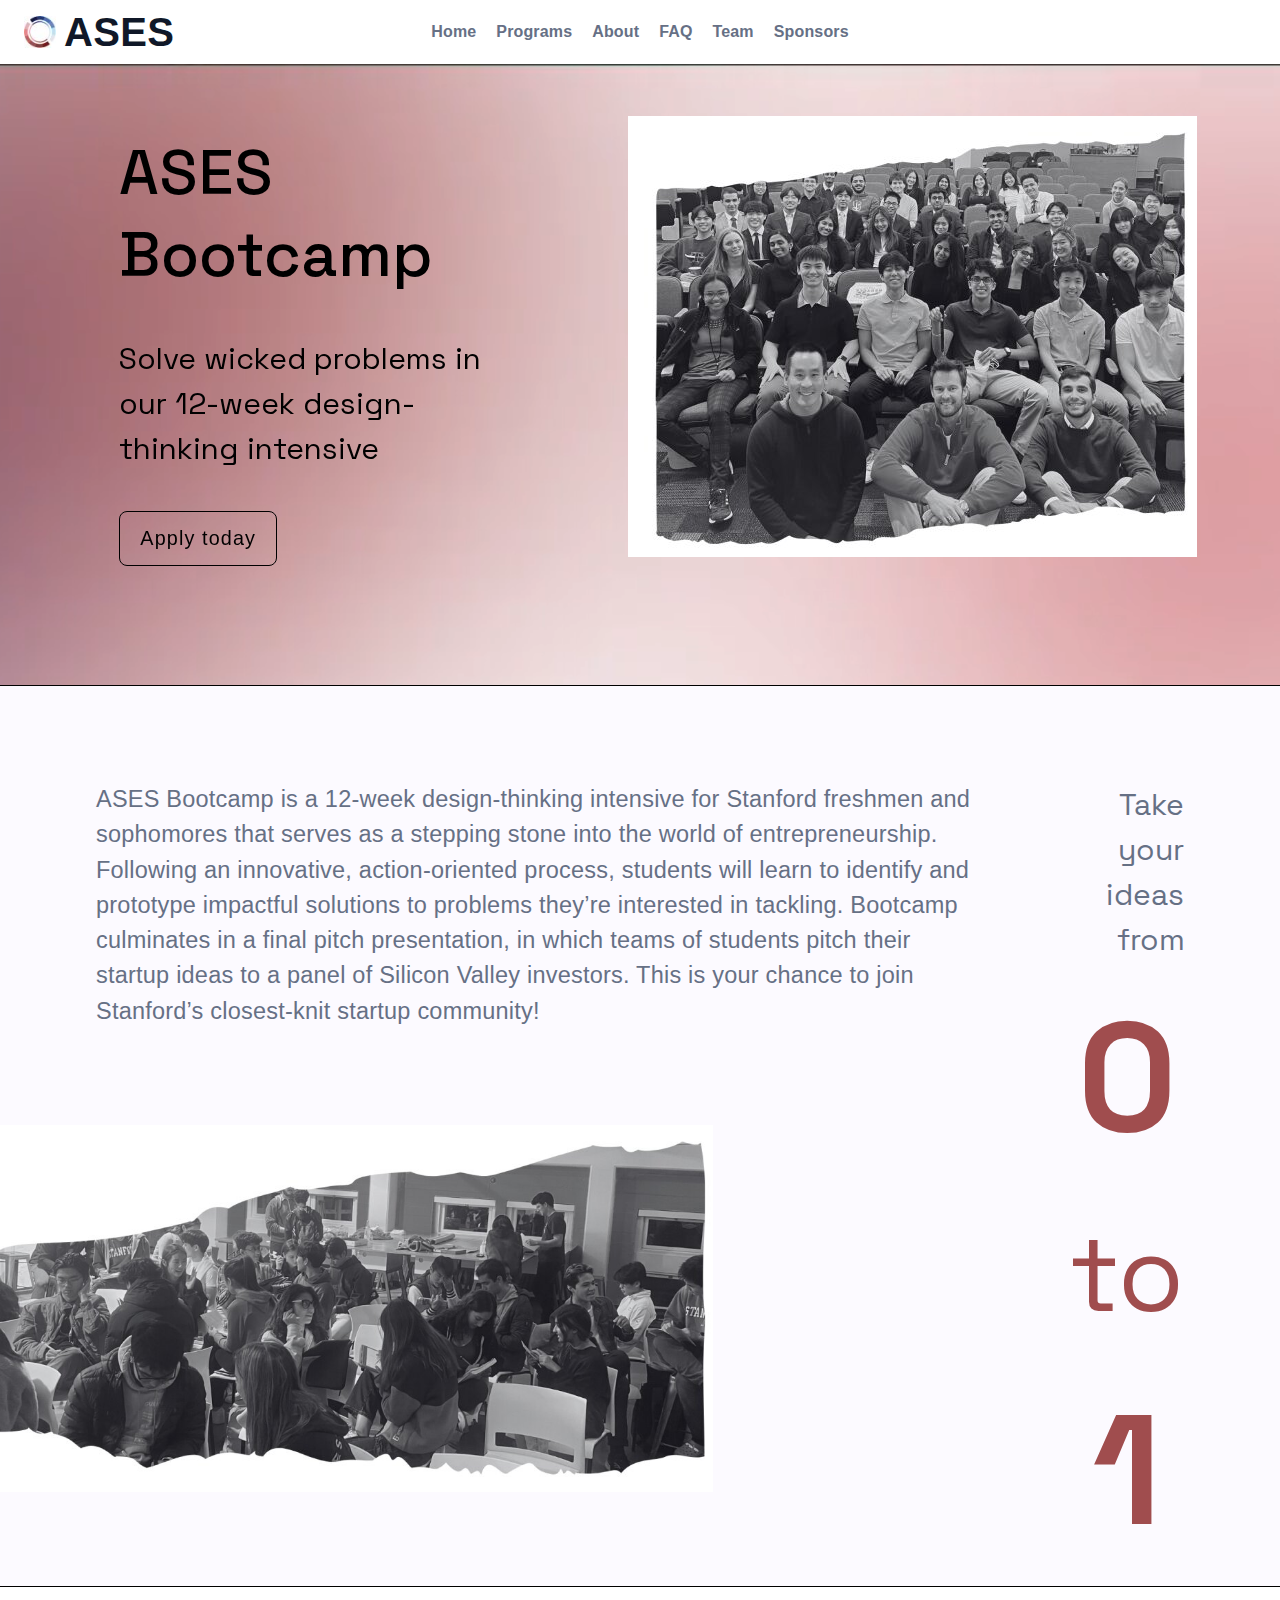
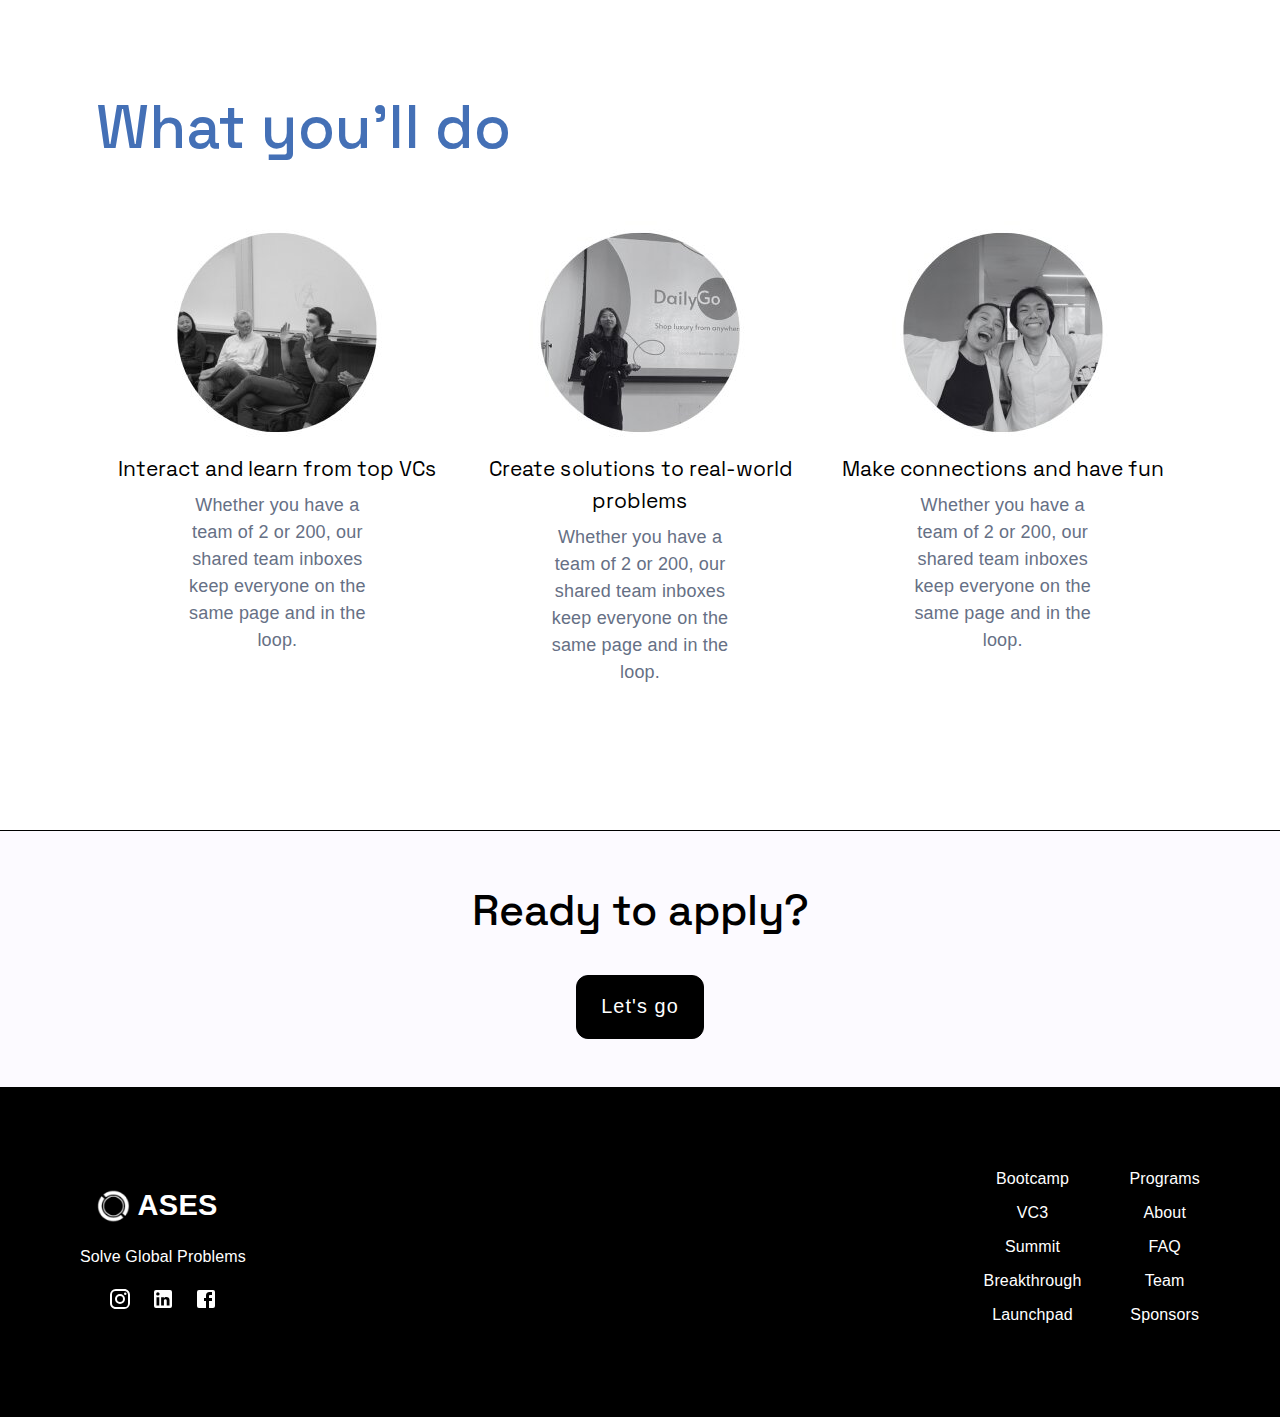
<file: bootcamp.html>
<!DOCTYPE html><html lang="en" class="undefined"><head><meta charSet="utf-8"/><meta name="viewport" content="width=device-width, initial-scale=1"/><link rel="preload" href="/_next/static/media/2d141e1a38819612-s.p.woff2" as="font" crossorigin="" type="font/woff2"/><link rel="preload" href="/_next/static/media/c9a5bc6a7c948fb0-s.p.woff2" as="font" crossorigin="" type="font/woff2"/><link rel="preload" as="image" href="/logo-normal.jpg"/><link rel="preload" as="image" href="/bootcamp-header.jpg"/><link rel="preload" as="image" href="/bootcamp-info.jpg"/><link rel="preload" as="image" href="/bootcamp-whatyoulldo-1.jpg"/><link rel="preload" as="image" href="/bootcamp-whatyoulldo-2.jpg"/><link rel="preload" as="image" href="/bootcamp-whatyoulldo-3.jpg"/><link rel="preload" as="image" href="/logo-white.png"/><link rel="stylesheet" href="/_next/static/css/dd29997b30750487.css" data-precedence="next"/><link rel="stylesheet" href="/_next/static/css/627b876f3cd3b71b.css" data-precedence="next"/><link rel="preload" href="/_next/static/chunks/webpack-d12bd60e310c01ec.js" as="script" fetchPriority="low"/><script src="/_next/static/chunks/fd9d1056-c3ad285d24343bcd.js" async=""></script><script src="/_next/static/chunks/864-363495ee7e931e0e.js" async=""></script><script src="/_next/static/chunks/main-app-bece843446408cb1.js" async=""></script><title>Stanford ASES</title><meta name="description" content="Stanford&#x27;s premiere entrepreneurship society"/><meta name="next-size-adjust"/><script src="/_next/static/chunks/polyfills-c67a75d1b6f99dc8.js" noModule=""></script></head><body class="__className_641c3b"><style data-emotion="css 8pnk87">.css-8pnk87{position:-webkit-sticky;position:sticky;width:100%;background-color:white;z-index:20;top:0;}</style><div class="MuiBox-root css-8pnk87"><style data-emotion="css i9gxme">.css-i9gxme{-webkit-box-flex:1;-webkit-flex-grow:1;-ms-flex-positive:1;flex-grow:1;}</style><div class="Topbar_desktop__78VE5 MuiBox-root css-i9gxme"><style data-emotion="css k1i2pg">.css-k1i2pg{display:-webkit-box;display:-webkit-flex;display:-ms-flexbox;display:flex;-webkit-flex-direction:column;-ms-flex-direction:column;flex-direction:column;width:100%;box-sizing:border-box;-webkit-flex-shrink:0;-ms-flex-negative:0;flex-shrink:0;position:static;background-color:#1976d2;color:#fff;}</style><style data-emotion="css duwuv1">.css-duwuv1{background-color:#fff;color:rgba(0, 0, 0, 0.87);-webkit-transition:box-shadow 300ms cubic-bezier(0.4, 0, 0.2, 1) 0ms;transition:box-shadow 300ms cubic-bezier(0.4, 0, 0.2, 1) 0ms;box-shadow:none;display:-webkit-box;display:-webkit-flex;display:-ms-flexbox;display:flex;-webkit-flex-direction:column;-ms-flex-direction:column;flex-direction:column;width:100%;box-sizing:border-box;-webkit-flex-shrink:0;-ms-flex-negative:0;flex-shrink:0;position:static;background-color:#1976d2;color:#fff;}</style><header class="MuiPaper-root MuiPaper-elevation MuiPaper-elevation0 MuiAppBar-root MuiAppBar-colorPrimary MuiAppBar-positionStatic css-duwuv1"><style data-emotion="css 1l473bi">.css-1l473bi{position:relative;display:-webkit-box;display:-webkit-flex;display:-ms-flexbox;display:flex;-webkit-align-items:center;-webkit-box-align:center;-ms-flex-align:center;align-items:center;padding-left:16px;padding-right:16px;min-height:56px;background:white;}@media (min-width:600px){.css-1l473bi{padding-left:24px;padding-right:24px;}}@media (min-width:0px){@media (orientation: landscape){.css-1l473bi{min-height:48px;}}}@media (min-width:600px){.css-1l473bi{min-height:64px;}}</style><div class="MuiToolbar-root MuiToolbar-gutters MuiToolbar-regular css-1l473bi"><a href="/"><img src="/logo-normal.jpg" alt="ases logo" width="33" height="33"/></a><style data-emotion="css 1cdh9m8">.css-1cdh9m8{display:-webkit-box;display:-webkit-flex;display:-ms-flexbox;display:flex;-webkit-flex-direction:row;-ms-flex-direction:row;flex-direction:row;-webkit-box-pack:justify;-webkit-justify-content:space-between;justify-content:space-between;width:100%;-webkit-align-items:center;-webkit-box-align:center;-ms-flex-align:center;align-items:center;margin-left:8px;white-space:nowrap;}</style><div class="MuiBox-root css-1cdh9m8"><a style="text-decoration:none" href="/"><style data-emotion="css 1o1i8ym">.css-1o1i8ym{margin:0;font-family:"Roboto","Helvetica","Arial",sans-serif;font-weight:400;font-size:1rem;line-height:1.5;letter-spacing:0.00938em;color:#101828;font-size:40px;font-weight:700;}</style><p class="MuiTypography-root MuiTypography-body1 css-1o1i8ym">ASES</p></a><style data-emotion="css 1qlpmbw">.css-1qlpmbw{display:-webkit-box;display:-webkit-flex;display:-ms-flexbox;display:flex;-webkit-flex-direction:row;-ms-flex-direction:row;flex-direction:row;-webkit-box-pack:center;-ms-flex-pack:center;-webkit-justify-content:center;justify-content:center;width:35%;}</style><div class="MuiBox-root css-1qlpmbw"><a style="text-decoration:none" href="/"><style data-emotion="css b4p8in">.css-b4p8in{margin:0;font-family:"Roboto","Helvetica","Arial",sans-serif;font-weight:400;font-size:1rem;line-height:1.5;letter-spacing:0.00938em;color:#667085;font-size:16px;font-weight:700;margin-right:20px;}</style><p class="MuiTypography-root MuiTypography-body1 css-b4p8in">Home</p></a><a style="text-decoration:none" href="/#programs"><p class="MuiTypography-root MuiTypography-body1 css-b4p8in">Programs</p></a><a style="text-decoration:none" href="/#about"><p class="MuiTypography-root MuiTypography-body1 css-b4p8in">About</p></a><a style="text-decoration:none" href="/#faq"><p class="MuiTypography-root MuiTypography-body1 css-b4p8in">FAQ</p></a><a style="text-decoration:none" href="/team"><p class="MuiTypography-root MuiTypography-body1 css-b4p8in">Team</p></a><a style="text-decoration:none" href="/#sponsors"><p class="MuiTypography-root MuiTypography-body1 css-b4p8in">Sponsors</p></a></div><style data-emotion="css agytt9">.css-agytt9{margin:0;font-family:"Roboto","Helvetica","Arial",sans-serif;font-weight:400;font-size:1rem;line-height:1.5;letter-spacing:0.00938em;color:#667085;font-size:16px;font-weight:700;margin-right:20px;visibility:hidden;}</style><p class="MuiTypography-root MuiTypography-body1 css-agytt9">Login/Sign Up</p></div></div></header></div><div class="Topbar_mobile___rw__ MuiBox-root css-i9gxme"><header class="MuiPaper-root MuiPaper-elevation MuiPaper-elevation0 MuiAppBar-root MuiAppBar-colorPrimary MuiAppBar-positionStatic css-duwuv1"><div class="MuiToolbar-root MuiToolbar-gutters MuiToolbar-regular css-1l473bi"><a href="/"><img src="/logo-normal.jpg" alt="ases logo" width="33" height="33"/></a><div class="MuiBox-root css-1cdh9m8"><a style="text-decoration:none" href="/"><style data-emotion="css t5mci5">.css-t5mci5{margin:0;font-family:"Roboto","Helvetica","Arial",sans-serif;font-weight:400;font-size:1rem;line-height:1.5;letter-spacing:0.00938em;color:#101828;font-size:30px;font-weight:700;}</style><p class="MuiTypography-root MuiTypography-body1 css-t5mci5">ASES</p></a><div class="MuiBox-root css-0"><style data-emotion="css t6qdqh">.css-t6qdqh{text-align:center;-webkit-flex:0 0 auto;-ms-flex:0 0 auto;flex:0 0 auto;font-size:1.5rem;padding:8px;border-radius:50%;overflow:visible;color:rgba(0, 0, 0, 0.54);-webkit-transition:background-color 150ms cubic-bezier(0.4, 0, 0.2, 1) 0ms;transition:background-color 150ms cubic-bezier(0.4, 0, 0.2, 1) 0ms;margin-left:-12px;}.css-t6qdqh:hover{background-color:rgba(0, 0, 0, 0.04);}@media (hover: none){.css-t6qdqh:hover{background-color:transparent;}}.css-t6qdqh.Mui-disabled{background-color:transparent;color:rgba(0, 0, 0, 0.26);}</style><style data-emotion="css 7vbamj">.css-7vbamj{display:-webkit-inline-box;display:-webkit-inline-flex;display:-ms-inline-flexbox;display:inline-flex;-webkit-align-items:center;-webkit-box-align:center;-ms-flex-align:center;align-items:center;-webkit-box-pack:center;-ms-flex-pack:center;-webkit-justify-content:center;justify-content:center;position:relative;box-sizing:border-box;-webkit-tap-highlight-color:transparent;background-color:transparent;outline:0;border:0;margin:0;border-radius:0;padding:0;cursor:pointer;-webkit-user-select:none;-moz-user-select:none;-ms-user-select:none;user-select:none;vertical-align:middle;-moz-appearance:none;-webkit-appearance:none;-webkit-text-decoration:none;text-decoration:none;color:inherit;text-align:center;-webkit-flex:0 0 auto;-ms-flex:0 0 auto;flex:0 0 auto;font-size:1.5rem;padding:8px;border-radius:50%;overflow:visible;color:rgba(0, 0, 0, 0.54);-webkit-transition:background-color 150ms cubic-bezier(0.4, 0, 0.2, 1) 0ms;transition:background-color 150ms cubic-bezier(0.4, 0, 0.2, 1) 0ms;margin-left:-12px;}.css-7vbamj::-moz-focus-inner{border-style:none;}.css-7vbamj.Mui-disabled{pointer-events:none;cursor:default;}@media print{.css-7vbamj{-webkit-print-color-adjust:exact;color-adjust:exact;}}.css-7vbamj:hover{background-color:rgba(0, 0, 0, 0.04);}@media (hover: none){.css-7vbamj:hover{background-color:transparent;}}.css-7vbamj.Mui-disabled{background-color:transparent;color:rgba(0, 0, 0, 0.26);}</style><button class="MuiButtonBase-root MuiIconButton-root MuiIconButton-edgeStart MuiIconButton-sizeMedium css-7vbamj" tabindex="0" type="button"><style data-emotion="css 1551pbe">.css-1551pbe{-webkit-user-select:none;-moz-user-select:none;-ms-user-select:none;user-select:none;width:1em;height:1em;display:inline-block;fill:currentColor;-webkit-flex-shrink:0;-ms-flex-negative:0;flex-shrink:0;-webkit-transition:fill 200ms cubic-bezier(0.4, 0, 0.2, 1) 0ms;transition:fill 200ms cubic-bezier(0.4, 0, 0.2, 1) 0ms;font-size:1.5rem;color:#667085;}</style><svg class="MuiSvgIcon-root MuiSvgIcon-fontSizeMedium css-1551pbe" focusable="false" aria-hidden="true" viewBox="0 0 24 24" data-testid="MenuIcon"><path d="M3 18h18v-2H3v2zm0-5h18v-2H3v2zm0-7v2h18V6H3z"></path></svg></button></div></div></div></header></div><style data-emotion="css a3xyjy">.css-a3xyjy{z-index:1200;}</style></div><div class="w-full desktop:pb-24 mobile:pb-8" style="border-bottom:1px solid black"><video class="fixed -z-10 w-auto object-cover mobile:min-h-full mobile:min-w-full desktop:min-h-auto x-0 y-0" autoPlay="" loop="" muted=""><source src="/bootcamp-hero-gradient.mp4" type="video/mp4"/></video><div class="flex pt-8 desktop:flex-row mobile:flex-col px-8 mobile:px-0 w-full mobile:gap-y-2 desktop:justify-around desktop:px-12 overflow-hidden"><div class="relative flex flex-col flex mobile:w-full desktop:w-2/5 desktop:pt-9 desktop:pl-9 desktop:items-start mobile:items-center gap-y-10 mobile:px-8 mobile:text-center desktop:text-left"><h1 class=" desktop:w-2/5" style="font-size:calc(18px + 5vmin);font-weight:500;line-height:1.3">ASES Bootcamp</h1><p style="font-size:calc(12px + 2vmin);font-weight:light">Solve wicked problems in our 12-week design-thinking intensive</p><style data-emotion="css 16y58v4">.css-16y58v4{font-family:"Roboto","Helvetica","Arial",sans-serif;font-weight:500;font-size:0.875rem;line-height:1.75;letter-spacing:0.02857em;text-transform:uppercase;min-width:64px;padding:6px 8px;border-radius:4px;-webkit-transition:background-color 250ms cubic-bezier(0.4, 0, 0.2, 1) 0ms,box-shadow 250ms cubic-bezier(0.4, 0, 0.2, 1) 0ms,border-color 250ms cubic-bezier(0.4, 0, 0.2, 1) 0ms,color 250ms cubic-bezier(0.4, 0, 0.2, 1) 0ms;transition:background-color 250ms cubic-bezier(0.4, 0, 0.2, 1) 0ms,box-shadow 250ms cubic-bezier(0.4, 0, 0.2, 1) 0ms,border-color 250ms cubic-bezier(0.4, 0, 0.2, 1) 0ms,color 250ms cubic-bezier(0.4, 0, 0.2, 1) 0ms;color:#1976d2;color:black;background-color:transparent;border-radius:8px;padding-left:20px;padding-right:20px;padding-top:12px;padding-bottom:12px;font-family:Inter;font-size:calc(6px + 1.4vmin);text-transform:none;border:1.3px solid black;}.css-16y58v4:hover{-webkit-text-decoration:none;text-decoration:none;background-color:rgba(25, 118, 210, 0.04);}@media (hover: none){.css-16y58v4:hover{background-color:transparent;}}.css-16y58v4.Mui-disabled{color:rgba(0, 0, 0, 0.26);}.css-16y58v4:hover{background-color:black;color:white;}</style><style data-emotion="css 19o1119">.css-19o1119{display:-webkit-inline-box;display:-webkit-inline-flex;display:-ms-inline-flexbox;display:inline-flex;-webkit-align-items:center;-webkit-box-align:center;-ms-flex-align:center;align-items:center;-webkit-box-pack:center;-ms-flex-pack:center;-webkit-justify-content:center;justify-content:center;position:relative;box-sizing:border-box;-webkit-tap-highlight-color:transparent;background-color:transparent;outline:0;border:0;margin:0;border-radius:0;padding:0;cursor:pointer;-webkit-user-select:none;-moz-user-select:none;-ms-user-select:none;user-select:none;vertical-align:middle;-moz-appearance:none;-webkit-appearance:none;-webkit-text-decoration:none;text-decoration:none;color:inherit;font-family:"Roboto","Helvetica","Arial",sans-serif;font-weight:500;font-size:0.875rem;line-height:1.75;letter-spacing:0.02857em;text-transform:uppercase;min-width:64px;padding:6px 8px;border-radius:4px;-webkit-transition:background-color 250ms cubic-bezier(0.4, 0, 0.2, 1) 0ms,box-shadow 250ms cubic-bezier(0.4, 0, 0.2, 1) 0ms,border-color 250ms cubic-bezier(0.4, 0, 0.2, 1) 0ms,color 250ms cubic-bezier(0.4, 0, 0.2, 1) 0ms;transition:background-color 250ms cubic-bezier(0.4, 0, 0.2, 1) 0ms,box-shadow 250ms cubic-bezier(0.4, 0, 0.2, 1) 0ms,border-color 250ms cubic-bezier(0.4, 0, 0.2, 1) 0ms,color 250ms cubic-bezier(0.4, 0, 0.2, 1) 0ms;color:#1976d2;color:black;background-color:transparent;border-radius:8px;padding-left:20px;padding-right:20px;padding-top:12px;padding-bottom:12px;font-family:Inter;font-size:calc(6px + 1.4vmin);text-transform:none;border:1.3px solid black;}.css-19o1119::-moz-focus-inner{border-style:none;}.css-19o1119.Mui-disabled{pointer-events:none;cursor:default;}@media print{.css-19o1119{-webkit-print-color-adjust:exact;color-adjust:exact;}}.css-19o1119:hover{-webkit-text-decoration:none;text-decoration:none;background-color:rgba(25, 118, 210, 0.04);}@media (hover: none){.css-19o1119:hover{background-color:transparent;}}.css-19o1119.Mui-disabled{color:rgba(0, 0, 0, 0.26);}.css-19o1119:hover{background-color:black;color:white;}</style><button class="MuiButtonBase-root MuiButton-root MuiButton-text MuiButton-textPrimary MuiButton-sizeMedium MuiButton-textSizeMedium MuiButton-root MuiButton-text MuiButton-textPrimary MuiButton-sizeMedium MuiButton-textSizeMedium css-19o1119" tabindex="0" type="button"><style data-emotion="css 12q5pwq">.css-12q5pwq{margin:0;font-family:"Roboto","Helvetica","Arial",sans-serif;font-weight:400;font-size:1rem;line-height:1.5;letter-spacing:0.00938em;font-size:calc(9px + 1.2vmin);font-weight:300;letter-spacing:.07rem;}</style><p class="MuiTypography-root MuiTypography-body1 css-12q5pwq">Apply today</p></button></div><div class="flex items-center justify-center desktop:pt-5 mobile:pt-2 mobile:pb-8"><img src="/bootcamp-header.jpg" class="align-self-center"/></div></div></div><div class="w-full bg-[#FCFAFF] flex mobile:flex-col-reverse desktop:flex-row desktop:justify-around mobile:justify-center" style="border-bottom:1px solid black"><div class="relative"><style data-emotion="css 1hqjqbs">.css-1hqjqbs{margin:0;font-family:"Roboto","Helvetica","Arial",sans-serif;font-weight:400;font-size:1rem;line-height:1.5;letter-spacing:0.00938em;font-size:calc(10px + 1.5vmin);font-weight:300;}</style><p class="MuiTypography-root MuiTypography-body1 text-[#667085] desktop:p-24 mobile:p-10 css-1hqjqbs">ASES Bootcamp is a 12-week design-thinking intensive for Stanford freshmen and sophomores that serves as a stepping stone into the world of entrepreneurship. Following an innovative, action-oriented process, students will learn to identify and prototype impactful solutions to problems they’re interested in tackling. Bootcamp culminates in a final pitch presentation, in which teams of students pitch their startup ideas to a panel of Silicon Valley investors. This is your chance to join Stanford’s closest-knit startup community!</p><img src="/bootcamp-info.jpg" class="desktop:w-2/3"/></div><div class="flex flex-col items-end desktop:pe-24 mobile:pe-0 desktop:pt-24 mobile:pt-12 items-center "><p style="font-size:calc(12px + 2vmin);color:#667085;text-align:end">Take your ideas from</p><div class="text-center flex mobile:flex-row desktop:flex-col mobile:gap-x-8 mobile:items-center"><h1 style="font-size:calc(64px + 10vmin);font-weight:bold;color:#A04D4E">0</h1><p style="font-size:calc(18px + 10vmin);font-weight:normal;color:#A04D4E">to</p><h1 style="font-size:calc(64px + 10vmin);font-weight:bold;color:#A04D4E">1</h1></div></div></div><div class="bg-white desktop:p-24 mobile:pt-20" style="border-bottom:1px solid black"><div class="flex desktop:flew-row mobile:justify-center desktop:justify-between desktop:items-start mobile:items-center desktop:text-start mobile:text-center desktop:pb-12 mobile:pb-8"><h1 style="font-size:calc(24px + 4vmin);font-weight:500;color:#4470B6;max-width:100%">What you&#x27;ll do</h1><div class="border-b border-black"></div></div><div class="flex desktop:flex-row mobile:flex-col desktop:justify-between desktop:pb-12 mobile:pb-8 mobile:space-y-4 desktop:space-y-0 "><div class="flex flex-col items-center text-center"><img src="/bootcamp-whatyoulldo-1.jpg"/><h1 style="font-size:calc(12px + 1vmin);font-weight:normal;color:black;max-width:100%;padding-top:2%">Interact and learn from top VCs</h1><style data-emotion="css dpk32l">.css-dpk32l{margin:0;font-family:"Roboto","Helvetica","Arial",sans-serif;font-weight:400;font-size:1rem;line-height:1.5;letter-spacing:0.00938em;color:#667085;font-size:calc(9px + 1vmin);font-weight:300;width:50%;padding-top:2%;}</style><p class="MuiTypography-root MuiTypography-body1 css-dpk32l">Whether you have a team of 2 or 200, our shared team inboxes keep everyone on the same page and in the loop.</p></div><div class="flex flex-col items-center text-center"><img src="/bootcamp-whatyoulldo-2.jpg"/><h1 style="font-size:calc(12px + 1vmin);font-weight:normal;color:black;max-width:100%;padding-top:2%">Create solutions to real-world problems</h1><style data-emotion="css dpk32l">.css-dpk32l{margin:0;font-family:"Roboto","Helvetica","Arial",sans-serif;font-weight:400;font-size:1rem;line-height:1.5;letter-spacing:0.00938em;color:#667085;font-size:calc(9px + 1vmin);font-weight:300;width:50%;padding-top:2%;}</style><p class="MuiTypography-root MuiTypography-body1 css-dpk32l">Whether you have a team of 2 or 200, our shared team inboxes keep everyone on the same page and in the loop.</p></div><div class="flex flex-col items-center text-center"><img src="/bootcamp-whatyoulldo-3.jpg"/><h1 style="font-size:calc(12px + 1vmin);font-weight:normal;color:black;max-width:100%;padding-top:2%">Make connections and have fun</h1><style data-emotion="css dpk32l">.css-dpk32l{margin:0;font-family:"Roboto","Helvetica","Arial",sans-serif;font-weight:400;font-size:1rem;line-height:1.5;letter-spacing:0.00938em;color:#667085;font-size:calc(9px + 1vmin);font-weight:300;width:50%;padding-top:2%;}</style><p class="MuiTypography-root MuiTypography-body1 css-dpk32l">Whether you have a team of 2 or 200, our shared team inboxes keep everyone on the same page and in the loop.</p></div></div></div><div class="w-full bg-[#FCFAFF] flex flex-col justify-center items-center p-12 gap-y-8 text-center"><h1 style="font-size:calc(25px + 2vmin);font-weight:500">Ready to apply?</h1><style data-emotion="css c411ed">.css-c411ed{font-family:"Roboto","Helvetica","Arial",sans-serif;font-weight:500;font-size:0.875rem;line-height:1.75;letter-spacing:0.02857em;text-transform:uppercase;min-width:64px;padding:6px 8px;border-radius:4px;-webkit-transition:background-color 250ms cubic-bezier(0.4, 0, 0.2, 1) 0ms,box-shadow 250ms cubic-bezier(0.4, 0, 0.2, 1) 0ms,border-color 250ms cubic-bezier(0.4, 0, 0.2, 1) 0ms,color 250ms cubic-bezier(0.4, 0, 0.2, 1) 0ms;transition:background-color 250ms cubic-bezier(0.4, 0, 0.2, 1) 0ms,box-shadow 250ms cubic-bezier(0.4, 0, 0.2, 1) 0ms,border-color 250ms cubic-bezier(0.4, 0, 0.2, 1) 0ms,color 250ms cubic-bezier(0.4, 0, 0.2, 1) 0ms;color:#1976d2;color:white;background-color:black;border-radius:12px;padding-left:24px;padding-right:24px;padding-top:16px;padding-bottom:16px;border:1.5px solid black;text-transform:none;}.css-c411ed:hover{-webkit-text-decoration:none;text-decoration:none;background-color:rgba(25, 118, 210, 0.04);}@media (hover: none){.css-c411ed:hover{background-color:transparent;}}.css-c411ed.Mui-disabled{color:rgba(0, 0, 0, 0.26);}.css-c411ed:hover{background-color:white;color:black;}</style><style data-emotion="css 1dwjgtu">.css-1dwjgtu{display:-webkit-inline-box;display:-webkit-inline-flex;display:-ms-inline-flexbox;display:inline-flex;-webkit-align-items:center;-webkit-box-align:center;-ms-flex-align:center;align-items:center;-webkit-box-pack:center;-ms-flex-pack:center;-webkit-justify-content:center;justify-content:center;position:relative;box-sizing:border-box;-webkit-tap-highlight-color:transparent;background-color:transparent;outline:0;border:0;margin:0;border-radius:0;padding:0;cursor:pointer;-webkit-user-select:none;-moz-user-select:none;-ms-user-select:none;user-select:none;vertical-align:middle;-moz-appearance:none;-webkit-appearance:none;-webkit-text-decoration:none;text-decoration:none;color:inherit;font-family:"Roboto","Helvetica","Arial",sans-serif;font-weight:500;font-size:0.875rem;line-height:1.75;letter-spacing:0.02857em;text-transform:uppercase;min-width:64px;padding:6px 8px;border-radius:4px;-webkit-transition:background-color 250ms cubic-bezier(0.4, 0, 0.2, 1) 0ms,box-shadow 250ms cubic-bezier(0.4, 0, 0.2, 1) 0ms,border-color 250ms cubic-bezier(0.4, 0, 0.2, 1) 0ms,color 250ms cubic-bezier(0.4, 0, 0.2, 1) 0ms;transition:background-color 250ms cubic-bezier(0.4, 0, 0.2, 1) 0ms,box-shadow 250ms cubic-bezier(0.4, 0, 0.2, 1) 0ms,border-color 250ms cubic-bezier(0.4, 0, 0.2, 1) 0ms,color 250ms cubic-bezier(0.4, 0, 0.2, 1) 0ms;color:#1976d2;color:white;background-color:black;border-radius:12px;padding-left:24px;padding-right:24px;padding-top:16px;padding-bottom:16px;border:1.5px solid black;text-transform:none;}.css-1dwjgtu::-moz-focus-inner{border-style:none;}.css-1dwjgtu.Mui-disabled{pointer-events:none;cursor:default;}@media print{.css-1dwjgtu{-webkit-print-color-adjust:exact;color-adjust:exact;}}.css-1dwjgtu:hover{-webkit-text-decoration:none;text-decoration:none;background-color:rgba(25, 118, 210, 0.04);}@media (hover: none){.css-1dwjgtu:hover{background-color:transparent;}}.css-1dwjgtu.Mui-disabled{color:rgba(0, 0, 0, 0.26);}.css-1dwjgtu:hover{background-color:white;color:black;}</style><a class="MuiButtonBase-root MuiButton-root MuiButton-text MuiButton-textPrimary MuiButton-sizeMedium MuiButton-textSizeMedium MuiButton-root MuiButton-text MuiButton-textPrimary MuiButton-sizeMedium MuiButton-textSizeMedium css-1dwjgtu" tabindex="0" href="https://asesstanford.typeform.com/to/Ua0h4TbG"><style data-emotion="css 12q5pwq">.css-12q5pwq{margin:0;font-family:"Roboto","Helvetica","Arial",sans-serif;font-weight:400;font-size:1rem;line-height:1.5;letter-spacing:0.00938em;font-size:calc(9px + 1.2vmin);font-weight:300;letter-spacing:.07rem;}</style><p class="MuiTypography-root MuiTypography-body1 css-12q5pwq">Let&#x27;s go</p></a></div><style data-emotion="css 67p8uy">.css-67p8uy{background-color:black;color:white;display:-webkit-box;display:-webkit-flex;display:-ms-flexbox;display:flex;-webkit-flex-direction:row;-ms-flex-direction:row;flex-direction:row;-webkit-box-pack:justify;-webkit-justify-content:space-between;justify-content:space-between;-webkit-box-flex-wrap:wrap;-webkit-flex-wrap:wrap;-ms-flex-wrap:wrap;flex-wrap:wrap;padding:80px;margin-bottom:-160px;row-gap:2rem;-webkit-align-items:center;-webkit-box-align:center;-ms-flex-align:center;align-items:center;}</style><div class="MuiBox-root css-67p8uy"><div class="MuiBox-root css-0" style="display:flex;flex-direction:column;row-gap:0.6rem;align-items:center;justify-content:center;text-align:center;justify-self:center"><style data-emotion="css 14xysh2">.css-14xysh2{display:-webkit-box;display:-webkit-flex;display:-ms-flexbox;display:flex;-webkit-flex-direction:row;-ms-flex-direction:row;flex-direction:row;width:80%;-webkit-align-items:center;-webkit-box-align:center;-ms-flex-align:center;align-items:center;}</style><div class="MuiBox-root css-14xysh2"><a href="/"><img alt="white ASES logo" src="/logo-white.png" width="33" height="33"/></a><a href="/" style="text-decoration:none;color:white"><style data-emotion="css wbtf9a">.css-wbtf9a{margin:0;font-family:"Roboto","Helvetica","Arial",sans-serif;font-weight:400;font-size:1rem;line-height:1.5;letter-spacing:0.00938em;font-size:calc(20px + 1vmin);font-weight:600;margin-left:8px;}</style><p class="MuiTypography-root MuiTypography-body1 css-wbtf9a">ASES</p></a></div><style data-emotion="css zlcbuq">.css-zlcbuq{margin:0;font-family:"Roboto","Helvetica","Arial",sans-serif;font-weight:400;font-size:1rem;line-height:1.5;letter-spacing:0.00938em;padding-top:8px;}</style><p class="MuiTypography-root MuiTypography-body1 footer_body css-zlcbuq">Solve Global Problems</p><style data-emotion="css 19h42k0">.css-19h42k0{display:-webkit-box;display:-webkit-flex;display:-ms-flexbox;display:flex;-webkit-flex-direction:row;-ms-flex-direction:row;flex-direction:row;-webkit-column-gap:0.2rem;column-gap:0.2rem;}</style><div class="MuiBox-root css-19h42k0"><style data-emotion="css 1wf493t">.css-1wf493t{text-align:center;-webkit-flex:0 0 auto;-ms-flex:0 0 auto;flex:0 0 auto;font-size:1.5rem;padding:8px;border-radius:50%;overflow:visible;color:rgba(0, 0, 0, 0.54);-webkit-transition:background-color 150ms cubic-bezier(0.4, 0, 0.2, 1) 0ms;transition:background-color 150ms cubic-bezier(0.4, 0, 0.2, 1) 0ms;}.css-1wf493t:hover{background-color:rgba(0, 0, 0, 0.04);}@media (hover: none){.css-1wf493t:hover{background-color:transparent;}}.css-1wf493t.Mui-disabled{background-color:transparent;color:rgba(0, 0, 0, 0.26);}</style><style data-emotion="css 1yxmbwk">.css-1yxmbwk{display:-webkit-inline-box;display:-webkit-inline-flex;display:-ms-inline-flexbox;display:inline-flex;-webkit-align-items:center;-webkit-box-align:center;-ms-flex-align:center;align-items:center;-webkit-box-pack:center;-ms-flex-pack:center;-webkit-justify-content:center;justify-content:center;position:relative;box-sizing:border-box;-webkit-tap-highlight-color:transparent;background-color:transparent;outline:0;border:0;margin:0;border-radius:0;padding:0;cursor:pointer;-webkit-user-select:none;-moz-user-select:none;-ms-user-select:none;user-select:none;vertical-align:middle;-moz-appearance:none;-webkit-appearance:none;-webkit-text-decoration:none;text-decoration:none;color:inherit;text-align:center;-webkit-flex:0 0 auto;-ms-flex:0 0 auto;flex:0 0 auto;font-size:1.5rem;padding:8px;border-radius:50%;overflow:visible;color:rgba(0, 0, 0, 0.54);-webkit-transition:background-color 150ms cubic-bezier(0.4, 0, 0.2, 1) 0ms;transition:background-color 150ms cubic-bezier(0.4, 0, 0.2, 1) 0ms;}.css-1yxmbwk::-moz-focus-inner{border-style:none;}.css-1yxmbwk.Mui-disabled{pointer-events:none;cursor:default;}@media print{.css-1yxmbwk{-webkit-print-color-adjust:exact;color-adjust:exact;}}.css-1yxmbwk:hover{background-color:rgba(0, 0, 0, 0.04);}@media (hover: none){.css-1yxmbwk:hover{background-color:transparent;}}.css-1yxmbwk.Mui-disabled{background-color:transparent;color:rgba(0, 0, 0, 0.26);}</style><a class="MuiButtonBase-root MuiIconButton-root MuiIconButton-sizeMedium css-1yxmbwk" tabindex="0" href="https://www.instagram.com/asesstanford/?hl=en"><style data-emotion="css 1okqa6k">.css-1okqa6k{-webkit-user-select:none;-moz-user-select:none;-ms-user-select:none;user-select:none;width:1em;height:1em;display:inline-block;fill:currentColor;-webkit-flex-shrink:0;-ms-flex-negative:0;flex-shrink:0;-webkit-transition:fill 200ms cubic-bezier(0.4, 0, 0.2, 1) 0ms;transition:fill 200ms cubic-bezier(0.4, 0, 0.2, 1) 0ms;font-size:1.5rem;color:white;}</style><svg class="MuiSvgIcon-root MuiSvgIcon-fontSizeMedium css-1okqa6k" focusable="false" aria-hidden="true" viewBox="0 0 24 24" data-testid="InstagramIcon"><path d="M7.8 2h8.4C19.4 2 22 4.6 22 7.8v8.4a5.8 5.8 0 0 1-5.8 5.8H7.8C4.6 22 2 19.4 2 16.2V7.8A5.8 5.8 0 0 1 7.8 2m-.2 2A3.6 3.6 0 0 0 4 7.6v8.8C4 18.39 5.61 20 7.6 20h8.8a3.6 3.6 0 0 0 3.6-3.6V7.6C20 5.61 18.39 4 16.4 4H7.6m9.65 1.5a1.25 1.25 0 0 1 1.25 1.25A1.25 1.25 0 0 1 17.25 8 1.25 1.25 0 0 1 16 6.75a1.25 1.25 0 0 1 1.25-1.25M12 7a5 5 0 0 1 5 5 5 5 0 0 1-5 5 5 5 0 0 1-5-5 5 5 0 0 1 5-5m0 2a3 3 0 0 0-3 3 3 3 0 0 0 3 3 3 3 0 0 0 3-3 3 3 0 0 0-3-3z"></path></svg></a><a class="MuiButtonBase-root MuiIconButton-root MuiIconButton-sizeMedium css-1yxmbwk" tabindex="0" href="https://www.linkedin.com/company/asesstanford/mycompany/"><svg class="MuiSvgIcon-root MuiSvgIcon-fontSizeMedium css-1okqa6k" focusable="false" aria-hidden="true" viewBox="0 0 24 24" data-testid="LinkedInIcon"><path d="M19 3a2 2 0 0 1 2 2v14a2 2 0 0 1-2 2H5a2 2 0 0 1-2-2V5a2 2 0 0 1 2-2h14m-.5 15.5v-5.3a3.26 3.26 0 0 0-3.26-3.26c-.85 0-1.84.52-2.32 1.3v-1.11h-2.79v8.37h2.79v-4.93c0-.77.62-1.4 1.39-1.4a1.4 1.4 0 0 1 1.4 1.4v4.93h2.79M6.88 8.56a1.68 1.68 0 0 0 1.68-1.68c0-.93-.75-1.69-1.68-1.69a1.69 1.69 0 0 0-1.69 1.69c0 .93.76 1.68 1.69 1.68m1.39 9.94v-8.37H5.5v8.37h2.77z"></path></svg></a><a class="MuiButtonBase-root MuiIconButton-root MuiIconButton-sizeMedium css-1yxmbwk" tabindex="0" href="https://web.facebook.com/ASESStanford/?_rdc=1&amp;_rdr"><svg class="MuiSvgIcon-root MuiSvgIcon-fontSizeMedium css-1okqa6k" focusable="false" aria-hidden="true" viewBox="0 0 24 24" data-testid="FacebookIcon"><path d="M5 3h14a2 2 0 0 1 2 2v14a2 2 0 0 1-2 2H5a2 2 0 0 1-2-2V5a2 2 0 0 1 2-2m13 2h-2.5A3.5 3.5 0 0 0 12 8.5V11h-2v3h2v7h3v-7h3v-3h-3V9a1 1 0 0 1 1-1h2V5z"></path></svg></a></div></div><style data-emotion="css 8e7clz">.css-8e7clz{display:-webkit-box;display:-webkit-flex;display:-ms-flexbox;display:flex;-webkit-flex-direction:row;-ms-flex-direction:row;flex-direction:row;-webkit-column-gap:3rem;column-gap:3rem;-webkit-box-flex-wrap:wrap;-webkit-flex-wrap:wrap;-ms-flex-wrap:wrap;flex-wrap:wrap;row-gap:2rem;-webkit-box-pack:center;-ms-flex-pack:center;-webkit-justify-content:center;justify-content:center;}</style><div class="MuiBox-root css-8e7clz"><style data-emotion="css xi606m">.css-xi606m{text-align:center;}</style><div class="MuiBox-root css-xi606m"><a href="/bootcamp" style="text-decoration:none;color:white"><style data-emotion="css 1t1xt4v">.css-1t1xt4v{margin:0;font-family:"Roboto","Helvetica","Arial",sans-serif;font-weight:400;font-size:1rem;line-height:1.5;letter-spacing:0.00938em;padding-bottom:10px;}</style><p class="MuiTypography-root MuiTypography-body1 footer_body css-1t1xt4v">Bootcamp</p></a><a href="/vc3" style="text-decoration:none;color:white"><p class="MuiTypography-root MuiTypography-body1 footer_body css-1t1xt4v">VC3</p></a><a href="/summit" style="text-decoration:none;color:white"><p class="MuiTypography-root MuiTypography-body1 footer_body css-1t1xt4v">Summit</p></a><a href="/breakthrough" style="text-decoration:none;color:white"><p class="MuiTypography-root MuiTypography-body1 footer_body css-1t1xt4v">Breakthrough</p></a><a href="/launchpad" style="text-decoration:none;color:white"><style data-emotion="css 9l3uo3">.css-9l3uo3{margin:0;font-family:"Roboto","Helvetica","Arial",sans-serif;font-weight:400;font-size:1rem;line-height:1.5;letter-spacing:0.00938em;}</style><p class="MuiTypography-root MuiTypography-body1 footer_body css-9l3uo3">Launchpad</p></a></div><div class="MuiBox-root css-xi606m"><a href="/#programs" style="text-decoration:none;color:white"><p class="MuiTypography-root MuiTypography-body1 footer_body css-1t1xt4v">Programs</p></a><a href="/#about" style="text-decoration:none;color:white"><p class="MuiTypography-root MuiTypography-body1 footer_body css-1t1xt4v">About</p></a><a href="/#faq" style="text-decoration:none;color:white"><p class="MuiTypography-root MuiTypography-body1 footer_body css-1t1xt4v">FAQ</p></a><a href="/team" style="text-decoration:none;color:white"><p class="MuiTypography-root MuiTypography-body1 footer_body css-1t1xt4v">Team</p></a><a href="/#sponsors" style="text-decoration:none;color:white"><p class="MuiTypography-root MuiTypography-body1 footer_body css-1t1xt4v">Sponsors</p></a></div></div></div><script src="/_next/static/chunks/webpack-d12bd60e310c01ec.js" async=""></script><script>(self.__next_f=self.__next_f||[]).push([0])</script><script>self.__next_f.push([1,"1:HL[\"/_next/static/media/2d141e1a38819612-s.p.woff2\",\"font\",{\"crossOrigin\":\"\",\"type\":\"font/woff2\"}]\n2:HL[\"/_next/static/media/c9a5bc6a7c948fb0-s.p.woff2\",\"font\",{\"crossOrigin\":\"\",\"type\":\"font/woff2\"}]\n3:HL[\"/_next/static/css/dd29997b30750487.css\",\"style\"]\n0:\"$L4\"\n"])</script><script>self.__next_f.push([1,"5:HL[\"/_next/static/css/627b876f3cd3b71b.css\",\"style\"]\n"])</script><script>self.__next_f.push([1,"6:I{\"id\":6054,\"chunks\":[\"272:static/chunks/webpack-d12bd60e310c01ec.js\",\"971:static/chunks/fd9d1056-c3ad285d24343bcd.js\",\"864:static/chunks/864-363495ee7e931e0e.js\"],\"name\":\"\",\"async\":false}\n8:I{\"id\":1729,\"chunks\":[\"272:static/chunks/webpack-d12bd60e310c01ec.js\",\"971:static/chunks/fd9d1056-c3ad285d24343bcd.js\",\"864:static/chunks/864-363495ee7e931e0e.js\"],\"name\":\"\",\"async\":false}\n9:I{\"id\":1443,\"chunks\":[\"272:static/chunks/webpack-d12bd60e310c01ec.js\",\"971:static/chunks/fd9d1056-c3ad285d24343bcd.js\",\"864:stat"])</script><script>self.__next_f.push([1,"ic/chunks/864-363495ee7e931e0e.js\"],\"name\":\"\",\"async\":false}\na:I{\"id\":8639,\"chunks\":[\"272:static/chunks/webpack-d12bd60e310c01ec.js\",\"971:static/chunks/fd9d1056-c3ad285d24343bcd.js\",\"864:static/chunks/864-363495ee7e931e0e.js\"],\"name\":\"\",\"async\":false}\nc:I{\"id\":6423,\"chunks\":[\"535:static/chunks/535-4e1a73684f121138.js\",\"43:static/chunks/43-93b987b70cc4c27e.js\",\"423:static/chunks/423-185e6d6817f7d682.js\",\"149:static/chunks/app/bootcamp/page-b9a5c284ac62498e.js\"],\"name\":\"\",\"async\":false}\nd:I{\"id\":7043,\"chunks\""])</script><script>self.__next_f.push([1,":[\"535:static/chunks/535-4e1a73684f121138.js\",\"43:static/chunks/43-93b987b70cc4c27e.js\",\"423:static/chunks/423-185e6d6817f7d682.js\",\"149:static/chunks/app/bootcamp/page-b9a5c284ac62498e.js\"],\"name\":\"\",\"async\":false}\ne:I{\"id\":9050,\"chunks\":[\"535:static/chunks/535-4e1a73684f121138.js\",\"43:static/chunks/43-93b987b70cc4c27e.js\",\"423:static/chunks/423-185e6d6817f7d682.js\",\"149:static/chunks/app/bootcamp/page-b9a5c284ac62498e.js\"],\"name\":\"\",\"async\":false}\nf:I{\"id\":423,\"chunks\":[\"535:static/chunks/535-4e1a73684f12"])</script><script>self.__next_f.push([1,"1138.js\",\"43:static/chunks/43-93b987b70cc4c27e.js\",\"423:static/chunks/423-185e6d6817f7d682.js\",\"149:static/chunks/app/bootcamp/page-b9a5c284ac62498e.js\"],\"name\":\"\",\"async\":false}\n10:I{\"id\":8206,\"chunks\":[\"535:static/chunks/535-4e1a73684f121138.js\",\"43:static/chunks/43-93b987b70cc4c27e.js\",\"423:static/chunks/423-185e6d6817f7d682.js\",\"149:static/chunks/app/bootcamp/page-b9a5c284ac62498e.js\"],\"name\":\"\",\"async\":false}\n11:I{\"id\":2448,\"chunks\":[\"535:static/chunks/535-4e1a73684f121138.js\",\"43:static/chunks/43-93b9"])</script><script>self.__next_f.push([1,"87b70cc4c27e.js\",\"423:static/chunks/423-185e6d6817f7d682.js\",\"149:static/chunks/app/bootcamp/page-b9a5c284ac62498e.js\"],\"name\":\"\",\"async\":false}\n12:I{\"id\":3422,\"chunks\":[\"535:static/chunks/535-4e1a73684f121138.js\",\"43:static/chunks/43-93b987b70cc4c27e.js\",\"423:static/chunks/423-185e6d6817f7d682.js\",\"149:static/chunks/app/bootcamp/page-b9a5c284ac62498e.js\"],\"name\":\"\",\"async\":false}\n13:I{\"id\":8295,\"chunks\":[\"535:static/chunks/535-4e1a73684f121138.js\",\"43:static/chunks/43-93b987b70cc4c27e.js\",\"423:static/chunk"])</script><script>self.__next_f.push([1,"s/423-185e6d6817f7d682.js\",\"149:static/chunks/app/bootcamp/page-b9a5c284ac62498e.js\"],\"name\":\"\",\"async\":false}\n"])</script><script>self.__next_f.push([1,"4:[[[\"$\",\"link\",\"0\",{\"rel\":\"stylesheet\",\"href\":\"/_next/static/css/dd29997b30750487.css\",\"precedence\":\"next\"}]],[\"$\",\"$L6\",null,{\"buildId\":\"a5VUVLv2YF5v0iTzSHeeo\",\"assetPrefix\":\"\",\"initialCanonicalUrl\":\"/bootcamp\",\"initialTree\":[\"\",{\"children\":[\"bootcamp\",{\"children\":[\"__PAGE__\",{}]}]},\"$undefined\",\"$undefined\",true],\"initialHead\":[false,\"$L7\"],\"globalErrorComponent\":\"$8\",\"children\":[null,[\"$\",\"html\",null,{\"lang\":\"en\",\"className\":\"undefined\",\"children\":[\"$\",\"body\",null,{\"className\":\"__className_641c3b\",\"children\":[\"$\",\"$L9\",null,{\"parallelRouterKey\":\"children\",\"segmentPath\":[\"children\"],\"loading\":\"$undefined\",\"loadingStyles\":\"$undefined\",\"hasLoading\":false,\"error\":\"$undefined\",\"errorStyles\":\"$undefined\",\"template\":[\"$\",\"$La\",null,{}],\"templateStyles\":\"$undefined\",\"notFound\":[[\"$\",\"title\",null,{\"children\":\"404: This page could not be found.\"}],[\"$\",\"div\",null,{\"style\":{\"fontFamily\":\"system-ui,\\\"Segoe UI\\\",Roboto,Helvetica,Arial,sans-serif,\\\"Apple Color Emoji\\\",\\\"Segoe UI Emoji\\\"\",\"height\":\"100vh\",\"textAlign\":\"center\",\"display\":\"flex\",\"flexDirection\":\"column\",\"alignItems\":\"center\",\"justifyContent\":\"center\"},\"children\":[\"$\",\"div\",null,{\"children\":[[\"$\",\"style\",null,{\"dangerouslySetInnerHTML\":{\"__html\":\"body{color:#000;background:#fff;margin:0}.next-error-h1{border-right:1px solid rgba(0,0,0,.3)}@media (prefers-color-scheme:dark){body{color:#fff;background:#000}.next-error-h1{border-right:1px solid rgba(255,255,255,.3)}}\"}}],[\"$\",\"h1\",null,{\"className\":\"next-error-h1\",\"style\":{\"display\":\"inline-block\",\"margin\":\"0 20px 0 0\",\"padding\":\"0 23px 0 0\",\"fontSize\":24,\"fontWeight\":500,\"verticalAlign\":\"top\",\"lineHeight\":\"49px\"},\"children\":\"404\"}],[\"$\",\"div\",null,{\"style\":{\"display\":\"inline-block\"},\"children\":[\"$\",\"h2\",null,{\"style\":{\"fontSize\":14,\"fontWeight\":400,\"lineHeight\":\"49px\",\"margin\":0},\"children\":\"This page could not be found.\"}]}]]}]}]],\"notFoundStyles\":[],\"childProp\":{\"current\":[\"$\",\"$L9\",null,{\"parallelRouterKey\":\"children\",\"segmentPath\":[\"children\",\"bootcamp\",\"children\"],\"loading\":\"$undefined\",\"loadingStyles\":\"$undefined\",\"hasLoading\":false,\"error\":\"$undefined\",\"errorStyles\":\"$undefined\",\"template\":[\"$\",\"$La\",null,{}],\"templateStyles\":\"$undefined\",\"notFound\":\"$undefined\",\"notFoundStyles\":\"$undefined\",\"childProp\":{\"current\":[\"$Lb\",[[\"$\",\"$Lc\",null,{}],[\"$\",\"div\",null,{\"className\":\"w-full desktop:pb-24 mobile:pb-8\",\"style\":{\"borderBottom\":\"1px solid black\"},\"children\":[[\"$\",\"video\",null,{\"className\":\"fixed -z-10 w-auto object-cover mobile:min-h-full mobile:min-w-full desktop:min-h-auto x-0 y-0\",\"autoPlay\":true,\"loop\":true,\"muted\":true,\"children\":[\"$\",\"source\",null,{\"src\":\"/bootcamp-hero-gradient.mp4\",\"type\":\"video/mp4\"}]}],[\"$\",\"div\",null,{\"className\":\"flex pt-8 desktop:flex-row mobile:flex-col px-8 mobile:px-0 w-full mobile:gap-y-2 desktop:justify-around desktop:px-12 overflow-hidden\",\"children\":[[\"$\",\"div\",null,{\"className\":\"relative flex flex-col flex mobile:w-full desktop:w-2/5 desktop:pt-9 desktop:pl-9 desktop:items-start mobile:items-center gap-y-10 mobile:px-8 mobile:text-center desktop:text-left\",\"children\":[[\"$\",\"h1\",null,{\"className\":\" desktop:w-2/5\",\"style\":{\"fontSize\":\"calc(18px + 5vmin)\",\"fontWeight\":\"500\",\"lineHeight\":\"1.3\"},\"children\":\"ASES Bootcamp\"}],[\"$\",\"p\",null,{\"style\":{\"fontSize\":\"calc(12px + 2vmin)\",\"fontWeight\":\"light\"},\"children\":\"Solve wicked problems in our 12-week design-thinking intensive\"}],[\"$\",\"$Ld\",null,{\"sx\":{\"color\":\"black\",\"backgroundColor\":\"transparent\",\"borderRadius\":2,\"px\":2.5,\"py\":1.5,\"fontFamily\":\"Inter\",\"fontSize\":\"calc(6px + 1.4vmin)\",\"textTransform\":\"none\",\"border\":\"1.3px solid black\",\"\u0026:hover\":{\"backgroundColor\":\"black\",\"color\":\"white\"}},\"children\":[\"$\",\"$Le\",null,{\"sx\":{\"fontSize\":\"calc(9px + 1.2vmin)\",\"fontWeight\":\"300\",\"letterSpacing\":\".07rem\"},\"children\":\"Apply today\"}]}]]}],[\"$\",\"div\",null,{\"className\":\"flex items-center justify-center desktop:pt-5 mobile:pt-2 mobile:pb-8\",\"children\":[\"$\",\"img\",null,{\"src\":\"/bootcamp-header.jpg\",\"className\":\"align-self-center\"}]}]]}]]}],[\"$\",\"div\",null,{\"className\":\"w-full bg-[#FCFAFF] flex mobile:flex-col-reverse desktop:flex-row desktop:justify-around mobile:justify-center\",\"style\":{\"borderBottom\":\"1px solid black\"},\"children\":[[\"$\",\"div\",null,{\"className\":\"relative\",\"children\":[[\"$\",\"$Le\",null,{\"className\":\"text-[#667085] desktop:p-24 mobile:p-10\",\"sx\":{\"fontSize\":\"calc(10px + 1.5vmin)\",\"fontWeight\":\"300\"},\"children\":\"ASES Bootcamp is a 12-week design-thinking intensive for Stanford freshmen and sophomores that serves as a stepping stone into the world of entrepreneurship. Following an innovative, action-oriented process, students will learn to identify and prototype impactful solutions to problems they’re interested in tackling. Bootcamp culminates in a final pitch presentation, in which teams of students pitch their startup ideas to a panel of Silicon Valley investors. This is your chance to join Stanford’s closest-knit startup community!\"}],[\"$\",\"img\",null,{\"src\":\"/bootcamp-info.jpg\",\"className\":\"desktop:w-2/3\"}]]}],[\"$\",\"div\",null,{\"className\":\"flex flex-col items-end desktop:pe-24 mobile:pe-0 desktop:pt-24 mobile:pt-12 items-center \",\"children\":[[\"$\",\"p\",null,{\"style\":{\"fontSize\":\"calc(12px + 2vmin)\",\"color\":\"#667085\",\"textAlign\":\"end\"},\"children\":\"Take your ideas from\"}],[\"$\",\"div\",null,{\"className\":\"text-center flex mobile:flex-row desktop:flex-col mobile:gap-x-8 mobile:items-center\",\"children\":[[\"$\",\"h1\",null,{\"style\":{\"fontSize\":\"calc(64px + 10vmin)\",\"fontWeight\":\"bold\",\"color\":\"#A04D4E\"},\"children\":\"0\"}],[\"$\",\"p\",null,{\"style\":{\"fontSize\":\"calc(18px + 10vmin)\",\"fontWeight\":\"normal\",\"color\":\"#A04D4E\"},\"children\":\"to\"}],[\"$\",\"h1\",null,{\"style\":{\"fontSize\":\"calc(64px + 10vmin)\",\"fontWeight\":\"bold\",\"color\":\"#A04D4E\"},\"children\":\"1\"}]]}]]}]]}],[\"$\",\"div\",null,{\"className\":\"bg-white desktop:p-24 mobile:pt-20\",\"style\":{\"borderBottom\":\"1px solid black\"},\"children\":[[\"$\",\"div\",null,{\"className\":\"flex desktop:flew-row mobile:justify-center desktop:justify-between desktop:items-start mobile:items-center desktop:text-start mobile:text-center desktop:pb-12 mobile:pb-8\",\"children\":[[\"$\",\"h1\",null,{\"style\":{\"fontSize\":\"calc(24px + 4vmin)\",\"fontWeight\":\"500\",\"color\":\"#4470B6\",\"maxWidth\":\"100%\"},\"children\":\"What you'll do\"}],[\"$\",\"div\",null,{\"className\":\"border-b border-black\"}]]}],[\"$\",\"div\",null,{\"className\":\"flex desktop:flex-row mobile:flex-col desktop:justify-between desktop:pb-12 mobile:pb-8 mobile:space-y-4 desktop:space-y-0 \",\"children\":[[\"$\",\"div\",null,{\"className\":\"flex flex-col items-center text-center\",\"children\":[[\"$\",\"img\",null,{\"src\":\"/bootcamp-whatyoulldo-1.jpg\"}],[\"$\",\"h1\",null,{\"style\":{\"fontSize\":\"calc(12px + 1vmin)\",\"fontWeight\":\"normal\",\"color\":\"black\",\"maxWidth\":\"100%\",\"paddingTop\":\"2%\"},\"children\":\"Interact and learn from top VCs\"}],[\"$\",\"$Le\",null,{\"sx\":{\"fontSize\":\"calc(9px + 1vmin)\",\"fontWeight\":\"300\",\"color\":\"#667085\",\"width\":\"50%\",\"paddingTop\":\"2%\"},\"children\":\"Whether you have a team of 2 or 200, our shared team inboxes keep everyone on the same page and in the loop.\"}]]}],[\"$\",\"div\",null,{\"className\":\"flex flex-col items-center text-center\",\"children\":[[\"$\",\"img\",null,{\"src\":\"/bootcamp-whatyoulldo-2.jpg\"}],[\"$\",\"h1\",null,{\"style\":{\"fontSize\":\"calc(12px + 1vmin)\",\"fontWeight\":\"normal\",\"color\":\"black\",\"maxWidth\":\"100%\",\"paddingTop\":\"2%\"},\"children\":\"Create solutions to real-world problems\"}],[\"$\",\"$Le\",null,{\"sx\":{\"fontSize\":\"calc(9px + 1vmin)\",\"fontWeight\":\"300\",\"color\":\"#667085\",\"width\":\"50%\",\"paddingTop\":\"2%\"},\"children\":\"Whether you have a team of 2 or 200, our shared team inboxes keep everyone on the same page and in the loop.\"}]]}],[\"$\",\"div\",null,{\"className\":\"flex flex-col items-center text-center\",\"children\":[[\"$\",\"img\",null,{\"src\":\"/bootcamp-whatyoulldo-3.jpg\"}],[\"$\",\"h1\",null,{\"style\":{\"fontSize\":\"calc(12px + 1vmin)\",\"fontWeight\":\"normal\",\"color\":\"black\",\"maxWidth\":\"100%\",\"paddingTop\":\"2%\"},\"children\":\"Make connections and have fun\"}],[\"$\",\"$Le\",null,{\"sx\":{\"fontSize\":\"calc(9px + 1vmin)\",\"fontWeight\":\"300\",\"color\":\"#667085\",\"width\":\"50%\",\"paddingTop\":\"2%\"},\"children\":\"Whether you have a team of 2 or 200, our shared team inboxes keep everyone on the same page and in the loop.\"}]]}]]}]]}],[\"$\",\"div\",null,{\"className\":\"w-full bg-[#FCFAFF] flex flex-col justify-center items-center p-12 gap-y-8 text-center\",\"children\":[[\"$\",\"h1\",null,{\"style\":{\"fontSize\":\"calc(25px + 2vmin)\",\"fontWeight\":\"500\"},\"children\":\"Ready to apply?\"}],[\"$\",\"$Ld\",null,{\"component\":\"a\",\"href\":\"https://asesstanford.typeform.com/to/Ua0h4TbG\",\"sx\":{\"color\":\"white\",\"backgroundColor\":\"black\",\"borderRadius\":3,\"px\":3,\"py\":2,\"border\":\"1.5px solid black\",\"textTransform\":\"none\",\"\u0026:hover\":{\"backgroundColor\":\"white\",\"color\":\"black\"}},\"children\":[\"$\",\"$Le\",null,{\"sx\":{\"fontSize\":\"calc(9px + 1.2vmin)\",\"fontWeight\":\"300\",\"letterSpacing\":\".07rem\"},\"children\":\"Let's go\"}]}]]}],[\"$\",\"$Lf\",null,{\"sx\":{\"backgroundColor\":\"black\",\"color\":\"white\",\"display\":\"flex\",\"flexDirection\":\"row\",\"justifyContent\":\"space-between\",\"flexWrap\":\"wrap\",\"padding\":10,\"marginBottom\":-20,\"rowGap\":\"2rem\",\"alignItems\":\"center\"},\"children\":[[\"$\",\"$Lf\",null,{\"style\":{\"display\":\"flex\",\"flexDirection\":\"column\",\"rowGap\":\"0.6rem\",\"alignItems\":\"center\",\"justifyContent\":\"center\",\"textAlign\":\"center\",\"justifySelf\":\"center\"},\"children\":[[\"$\",\"$Lf\",null,{\"sx\":{\"display\":\"flex\",\"flexDirection\":\"row\",\"width\":\"80%\",\"alignItems\":\"center\"},\"children\":[[\"$\",\"a\",null,{\"href\":\"/\",\"children\":[\"$\",\"img\",null,{\"alt\":\"white ASES logo\",\"src\":\"/logo-white.png\",\"width\":\"33\",\"height\":\"33\"}]}],[\"$\",\"a\",null,{\"href\":\"/\",\"style\":{\"textDecoration\":\"none\",\"color\":\"white\"},\"children\":[\"$\",\"$Le\",null,{\"sx\":{\"fontSize\":\"calc(20px + 1vmin)\",\"fontWeight\":600,\"marginLeft\":1},\"children\":\"ASES\"}]}]]}],[\"$\",\"$Le\",null,{\"className\":\"footer_body\",\"sx\":{\"paddingTop\":1},\"children\":\"Solve Global Problems\"}],[\"$\",\"$Lf\",null,{\"sx\":{\"display\":\"flex\",\"flexDirection\":\"row\",\"columnGap\":\"0.2rem\"},\"children\":[[\"$\",\"$L10\",null,{\"href\":\"https://www.instagram.com/asesstanford/?hl=en\",\"children\":[\"$\",\"$L11\",null,{\"sx\":{\"color\":\"white\"}}]}],[\"$\",\"$L10\",null,{\"href\":\"https://www.linkedin.com/company/asesstanford/mycompany/\",\"children\":[\"$\",\"$L12\",null,{\"sx\":{\"color\":\"white\"}}]}],[\"$\",\"$L10\",null,{\"href\":\"https://web.facebook.com/ASESStanford/?_rdc=1\u0026_rdr\",\"children\":[\"$\",\"$L13\",null,{\"sx\":{\"color\":\"white\"}}]}]]}]]}],[\"$\",\"$Lf\",null,{\"sx\":{\"display\":\"flex\",\"flexDirection\":\"row\",\"columnGap\":\"3rem\",\"flexWrap\":\"wrap\",\"rowGap\":\"2rem\",\"justifyContent\":\"center\"},\"children\":[[\"$\",\"$Lf\",null,{\"sx\":{\"textAlign\":\"center\"},\"children\":[[\"$\",\"a\",null,{\"href\":\"/bootcamp\",\"style\":{\"textDecoration\":\"none\",\"color\":\"white\"},\"children\":[\"$\",\"$Le\",null,{\"className\":\"footer_body\",\"sx\":{\"paddingBottom\":\"10px\"},\"children\":\"Bootcamp\"}]}],[\"$\",\"a\",null,{\"href\":\"/vc3\",\"style\":{\"textDecoration\":\"none\",\"color\":\"white\"},\"children\":[\"$\",\"$Le\",null,{\"className\":\"footer_body\",\"sx\":{\"paddingBottom\":\"10px\"},\"children\":\"VC3\"}]}],[\"$\",\"a\",null,{\"href\":\"/summit\",\"style\":{\"textDecoration\":\"none\",\"color\":\"white\"},\"children\":[\"$\",\"$Le\",null,{\"className\":\"footer_body\",\"sx\":{\"paddingBottom\":\"10px\"},\"children\":\"Summit\"}]}],[\"$\",\"a\",null,{\"href\":\"/breakthrough\",\"style\":{\"textDecoration\":\"none\",\"color\":\"white\"},\"children\":[\"$\",\"$Le\",null,{\"className\":\"footer_body\",\"sx\":{\"paddingBottom\":\"10px\"},\"children\":\"Breakthrough\"}]}],[\"$\",\"a\",null,{\"href\":\"/launchpad\",\"style\":{\"textDecoration\":\"none\",\"color\":\"white\"},\"children\":[\"$\",\"$Le\",null,{\"className\":\"footer_body\",\"children\":\"Launchpad\"}]}]]}],[\"$\",\"$Lf\",null,{\"sx\":{\"textAlign\":\"center\"},\"children\":[[\"$\",\"a\",null,{\"href\":\"/#programs\",\"style\":{\"textDecoration\":\"none\",\"color\":\"white\"},\"children\":[\"$\",\"$Le\",null,{\"className\":\"footer_body\",\"sx\":{\"paddingBottom\":\"10px\"},\"children\":\"Programs\"}]}],[\"$\",\"a\",null,{\"href\":\"/#about\",\"style\":{\"textDecoration\":\"none\",\"color\":\"white\"},\"children\":[\"$\",\"$Le\",null,{\"className\":\"footer_body\",\"sx\":{\"paddingBottom\":\"10px\"},\"children\":\"About\"}]}],[\"$\",\"a\",null,{\"href\":\"/#faq\",\"style\":{\"textDecoration\":\"none\",\"color\":\"white\"},\"children\":[\"$\",\"$Le\",null,{\"className\":\"footer_body\",\"sx\":{\"paddingBottom\":\"10px\"},\"children\":\"FAQ\"}]}],[\"$\",\"a\",null,{\"href\":\"/team\",\"style\":{\"textDecoration\":\"none\",\"color\":\"white\"},\"children\":[\"$\",\"$Le\",null,{\"className\":\"footer_body\",\"sx\":{\"paddingBottom\":\"10px\"},\"children\":\"Team\"}]}],[\"$\",\"a\",null,{\"href\":\"/#sponsors\",\"style\":{\"textDecoration\":\"none\",\"color\":\"white\"},\"children\":[\"$\",\"$Le\",null,{\"className\":\"footer_body\",\"sx\":{\"paddingBottom\":\"10px\"},\"children\":\"Sponsors\"}]}]]}]]}]]}]],null],\"segment\":\"__PAGE__\"},\"styles\":[[\"$\",\"link\",\"0\",{\"rel\":\"stylesheet\",\"href\":\"/_next/static/css/627b876f3cd3b71b.css\",\"precedence\":\"next\"}]]}],\"segment\":\"bootcamp\"},\"styles\":[]}]}]}],null]}]]\n"])</script><script>self.__next_f.push([1,"7:[[\"$\",\"meta\",\"0\",{\"charSet\":\"utf-8\"}],[\"$\",\"title\",\"1\",{\"children\":\"Stanford ASES\"}],[\"$\",\"meta\",\"2\",{\"name\":\"description\",\"content\":\"Stanford's premiere entrepreneurship society\"}],[\"$\",\"meta\",\"3\",{\"name\":\"viewport\",\"content\":\"width=device-width, initial-scale=1\"}],[\"$\",\"meta\",\"4\",{\"name\":\"next-size-adjust\"}]]\nb:null\n"])</script></body></html>
</file>
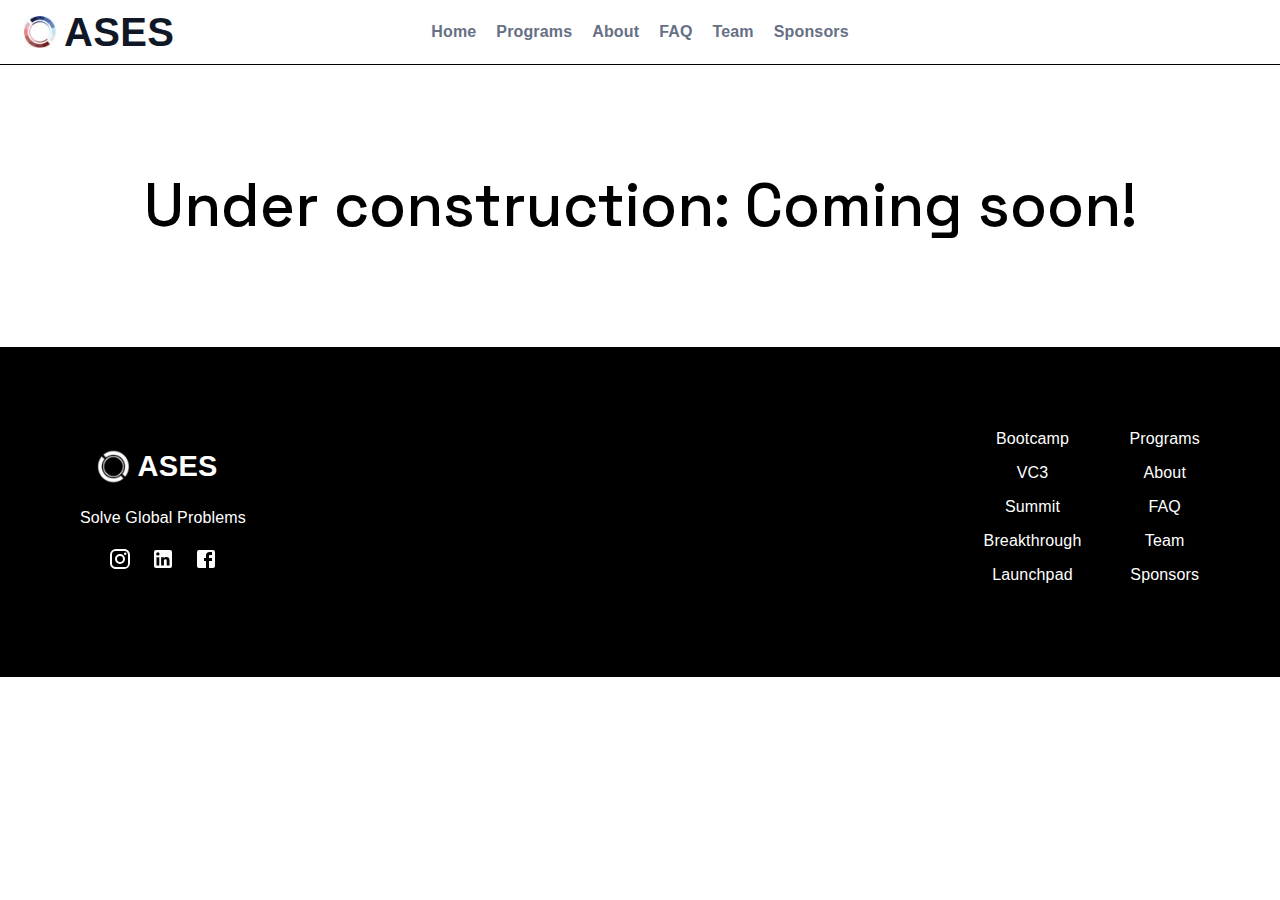
<file: breakthrough.html>
<!DOCTYPE html><html lang="en" class="undefined"><head><meta charSet="utf-8"/><meta name="viewport" content="width=device-width, initial-scale=1"/><link rel="preload" href="/_next/static/media/2d141e1a38819612-s.p.woff2" as="font" crossorigin="" type="font/woff2"/><link rel="preload" href="/_next/static/media/c9a5bc6a7c948fb0-s.p.woff2" as="font" crossorigin="" type="font/woff2"/><link rel="preload" as="image" href="/logo-normal.jpg"/><link rel="preload" as="image" href="/logo-white.png"/><link rel="stylesheet" href="/_next/static/css/dd29997b30750487.css" data-precedence="next"/><link rel="stylesheet" href="/_next/static/css/627b876f3cd3b71b.css" data-precedence="next"/><link rel="preload" href="/_next/static/chunks/webpack-d12bd60e310c01ec.js" as="script" fetchPriority="low"/><script src="/_next/static/chunks/fd9d1056-c3ad285d24343bcd.js" async=""></script><script src="/_next/static/chunks/864-363495ee7e931e0e.js" async=""></script><script src="/_next/static/chunks/main-app-bece843446408cb1.js" async=""></script><title>Stanford ASES</title><meta name="description" content="Stanford&#x27;s premiere entrepreneurship society"/><meta name="next-size-adjust"/><script src="/_next/static/chunks/polyfills-c67a75d1b6f99dc8.js" noModule=""></script></head><body class="__className_641c3b"><style data-emotion="css 8pnk87">.css-8pnk87{position:-webkit-sticky;position:sticky;width:100%;background-color:white;z-index:20;top:0;}</style><div class="MuiBox-root css-8pnk87"><style data-emotion="css i9gxme">.css-i9gxme{-webkit-box-flex:1;-webkit-flex-grow:1;-ms-flex-positive:1;flex-grow:1;}</style><div class="Topbar_desktop__78VE5 MuiBox-root css-i9gxme"><style data-emotion="css k1i2pg">.css-k1i2pg{display:-webkit-box;display:-webkit-flex;display:-ms-flexbox;display:flex;-webkit-flex-direction:column;-ms-flex-direction:column;flex-direction:column;width:100%;box-sizing:border-box;-webkit-flex-shrink:0;-ms-flex-negative:0;flex-shrink:0;position:static;background-color:#1976d2;color:#fff;}</style><style data-emotion="css duwuv1">.css-duwuv1{background-color:#fff;color:rgba(0, 0, 0, 0.87);-webkit-transition:box-shadow 300ms cubic-bezier(0.4, 0, 0.2, 1) 0ms;transition:box-shadow 300ms cubic-bezier(0.4, 0, 0.2, 1) 0ms;box-shadow:none;display:-webkit-box;display:-webkit-flex;display:-ms-flexbox;display:flex;-webkit-flex-direction:column;-ms-flex-direction:column;flex-direction:column;width:100%;box-sizing:border-box;-webkit-flex-shrink:0;-ms-flex-negative:0;flex-shrink:0;position:static;background-color:#1976d2;color:#fff;}</style><header class="MuiPaper-root MuiPaper-elevation MuiPaper-elevation0 MuiAppBar-root MuiAppBar-colorPrimary MuiAppBar-positionStatic css-duwuv1"><style data-emotion="css 1l473bi">.css-1l473bi{position:relative;display:-webkit-box;display:-webkit-flex;display:-ms-flexbox;display:flex;-webkit-align-items:center;-webkit-box-align:center;-ms-flex-align:center;align-items:center;padding-left:16px;padding-right:16px;min-height:56px;background:white;}@media (min-width:600px){.css-1l473bi{padding-left:24px;padding-right:24px;}}@media (min-width:0px){@media (orientation: landscape){.css-1l473bi{min-height:48px;}}}@media (min-width:600px){.css-1l473bi{min-height:64px;}}</style><div class="MuiToolbar-root MuiToolbar-gutters MuiToolbar-regular css-1l473bi"><a href="/"><img src="/logo-normal.jpg" alt="ases logo" width="33" height="33"/></a><style data-emotion="css 1cdh9m8">.css-1cdh9m8{display:-webkit-box;display:-webkit-flex;display:-ms-flexbox;display:flex;-webkit-flex-direction:row;-ms-flex-direction:row;flex-direction:row;-webkit-box-pack:justify;-webkit-justify-content:space-between;justify-content:space-between;width:100%;-webkit-align-items:center;-webkit-box-align:center;-ms-flex-align:center;align-items:center;margin-left:8px;white-space:nowrap;}</style><div class="MuiBox-root css-1cdh9m8"><a style="text-decoration:none" href="/"><style data-emotion="css 1o1i8ym">.css-1o1i8ym{margin:0;font-family:"Roboto","Helvetica","Arial",sans-serif;font-weight:400;font-size:1rem;line-height:1.5;letter-spacing:0.00938em;color:#101828;font-size:40px;font-weight:700;}</style><p class="MuiTypography-root MuiTypography-body1 css-1o1i8ym">ASES</p></a><style data-emotion="css 1qlpmbw">.css-1qlpmbw{display:-webkit-box;display:-webkit-flex;display:-ms-flexbox;display:flex;-webkit-flex-direction:row;-ms-flex-direction:row;flex-direction:row;-webkit-box-pack:center;-ms-flex-pack:center;-webkit-justify-content:center;justify-content:center;width:35%;}</style><div class="MuiBox-root css-1qlpmbw"><a style="text-decoration:none" href="/"><style data-emotion="css b4p8in">.css-b4p8in{margin:0;font-family:"Roboto","Helvetica","Arial",sans-serif;font-weight:400;font-size:1rem;line-height:1.5;letter-spacing:0.00938em;color:#667085;font-size:16px;font-weight:700;margin-right:20px;}</style><p class="MuiTypography-root MuiTypography-body1 css-b4p8in">Home</p></a><a style="text-decoration:none" href="/#programs"><p class="MuiTypography-root MuiTypography-body1 css-b4p8in">Programs</p></a><a style="text-decoration:none" href="/#about"><p class="MuiTypography-root MuiTypography-body1 css-b4p8in">About</p></a><a style="text-decoration:none" href="/#faq"><p class="MuiTypography-root MuiTypography-body1 css-b4p8in">FAQ</p></a><a style="text-decoration:none" href="/team"><p class="MuiTypography-root MuiTypography-body1 css-b4p8in">Team</p></a><a style="text-decoration:none" href="/#sponsors"><p class="MuiTypography-root MuiTypography-body1 css-b4p8in">Sponsors</p></a></div><style data-emotion="css agytt9">.css-agytt9{margin:0;font-family:"Roboto","Helvetica","Arial",sans-serif;font-weight:400;font-size:1rem;line-height:1.5;letter-spacing:0.00938em;color:#667085;font-size:16px;font-weight:700;margin-right:20px;visibility:hidden;}</style><p class="MuiTypography-root MuiTypography-body1 css-agytt9">Login/Sign Up</p></div></div></header></div><div class="Topbar_mobile___rw__ MuiBox-root css-i9gxme"><header class="MuiPaper-root MuiPaper-elevation MuiPaper-elevation0 MuiAppBar-root MuiAppBar-colorPrimary MuiAppBar-positionStatic css-duwuv1"><div class="MuiToolbar-root MuiToolbar-gutters MuiToolbar-regular css-1l473bi"><a href="/"><img src="/logo-normal.jpg" alt="ases logo" width="33" height="33"/></a><div class="MuiBox-root css-1cdh9m8"><a style="text-decoration:none" href="/"><style data-emotion="css t5mci5">.css-t5mci5{margin:0;font-family:"Roboto","Helvetica","Arial",sans-serif;font-weight:400;font-size:1rem;line-height:1.5;letter-spacing:0.00938em;color:#101828;font-size:30px;font-weight:700;}</style><p class="MuiTypography-root MuiTypography-body1 css-t5mci5">ASES</p></a><div class="MuiBox-root css-0"><style data-emotion="css t6qdqh">.css-t6qdqh{text-align:center;-webkit-flex:0 0 auto;-ms-flex:0 0 auto;flex:0 0 auto;font-size:1.5rem;padding:8px;border-radius:50%;overflow:visible;color:rgba(0, 0, 0, 0.54);-webkit-transition:background-color 150ms cubic-bezier(0.4, 0, 0.2, 1) 0ms;transition:background-color 150ms cubic-bezier(0.4, 0, 0.2, 1) 0ms;margin-left:-12px;}.css-t6qdqh:hover{background-color:rgba(0, 0, 0, 0.04);}@media (hover: none){.css-t6qdqh:hover{background-color:transparent;}}.css-t6qdqh.Mui-disabled{background-color:transparent;color:rgba(0, 0, 0, 0.26);}</style><style data-emotion="css 7vbamj">.css-7vbamj{display:-webkit-inline-box;display:-webkit-inline-flex;display:-ms-inline-flexbox;display:inline-flex;-webkit-align-items:center;-webkit-box-align:center;-ms-flex-align:center;align-items:center;-webkit-box-pack:center;-ms-flex-pack:center;-webkit-justify-content:center;justify-content:center;position:relative;box-sizing:border-box;-webkit-tap-highlight-color:transparent;background-color:transparent;outline:0;border:0;margin:0;border-radius:0;padding:0;cursor:pointer;-webkit-user-select:none;-moz-user-select:none;-ms-user-select:none;user-select:none;vertical-align:middle;-moz-appearance:none;-webkit-appearance:none;-webkit-text-decoration:none;text-decoration:none;color:inherit;text-align:center;-webkit-flex:0 0 auto;-ms-flex:0 0 auto;flex:0 0 auto;font-size:1.5rem;padding:8px;border-radius:50%;overflow:visible;color:rgba(0, 0, 0, 0.54);-webkit-transition:background-color 150ms cubic-bezier(0.4, 0, 0.2, 1) 0ms;transition:background-color 150ms cubic-bezier(0.4, 0, 0.2, 1) 0ms;margin-left:-12px;}.css-7vbamj::-moz-focus-inner{border-style:none;}.css-7vbamj.Mui-disabled{pointer-events:none;cursor:default;}@media print{.css-7vbamj{-webkit-print-color-adjust:exact;color-adjust:exact;}}.css-7vbamj:hover{background-color:rgba(0, 0, 0, 0.04);}@media (hover: none){.css-7vbamj:hover{background-color:transparent;}}.css-7vbamj.Mui-disabled{background-color:transparent;color:rgba(0, 0, 0, 0.26);}</style><button class="MuiButtonBase-root MuiIconButton-root MuiIconButton-edgeStart MuiIconButton-sizeMedium css-7vbamj" tabindex="0" type="button"><style data-emotion="css 1551pbe">.css-1551pbe{-webkit-user-select:none;-moz-user-select:none;-ms-user-select:none;user-select:none;width:1em;height:1em;display:inline-block;fill:currentColor;-webkit-flex-shrink:0;-ms-flex-negative:0;flex-shrink:0;-webkit-transition:fill 200ms cubic-bezier(0.4, 0, 0.2, 1) 0ms;transition:fill 200ms cubic-bezier(0.4, 0, 0.2, 1) 0ms;font-size:1.5rem;color:#667085;}</style><svg class="MuiSvgIcon-root MuiSvgIcon-fontSizeMedium css-1551pbe" focusable="false" aria-hidden="true" viewBox="0 0 24 24" data-testid="MenuIcon"><path d="M3 18h18v-2H3v2zm0-5h18v-2H3v2zm0-7v2h18V6H3z"></path></svg></button></div></div></div></header></div><style data-emotion="css a3xyjy">.css-a3xyjy{z-index:1200;}</style></div><div class="flex justify-center items-center bg-white py-24 h-full" style="font-size:calc(24px + 4vmin);font-weight:500;color:black;max-width:100%;border-top:1px solid black"><h1>Under construction: Coming soon!</h1></div><style data-emotion="css 67p8uy">.css-67p8uy{background-color:black;color:white;display:-webkit-box;display:-webkit-flex;display:-ms-flexbox;display:flex;-webkit-flex-direction:row;-ms-flex-direction:row;flex-direction:row;-webkit-box-pack:justify;-webkit-justify-content:space-between;justify-content:space-between;-webkit-box-flex-wrap:wrap;-webkit-flex-wrap:wrap;-ms-flex-wrap:wrap;flex-wrap:wrap;padding:80px;margin-bottom:-160px;row-gap:2rem;-webkit-align-items:center;-webkit-box-align:center;-ms-flex-align:center;align-items:center;}</style><div class="MuiBox-root css-67p8uy"><div class="MuiBox-root css-0" style="display:flex;flex-direction:column;row-gap:0.6rem;align-items:center;justify-content:center;text-align:center;justify-self:center"><style data-emotion="css 14xysh2">.css-14xysh2{display:-webkit-box;display:-webkit-flex;display:-ms-flexbox;display:flex;-webkit-flex-direction:row;-ms-flex-direction:row;flex-direction:row;width:80%;-webkit-align-items:center;-webkit-box-align:center;-ms-flex-align:center;align-items:center;}</style><div class="MuiBox-root css-14xysh2"><a href="/"><img alt="white ASES logo" src="/logo-white.png" width="33" height="33"/></a><a href="/" style="text-decoration:none;color:white"><style data-emotion="css wbtf9a">.css-wbtf9a{margin:0;font-family:"Roboto","Helvetica","Arial",sans-serif;font-weight:400;font-size:1rem;line-height:1.5;letter-spacing:0.00938em;font-size:calc(20px + 1vmin);font-weight:600;margin-left:8px;}</style><p class="MuiTypography-root MuiTypography-body1 css-wbtf9a">ASES</p></a></div><style data-emotion="css zlcbuq">.css-zlcbuq{margin:0;font-family:"Roboto","Helvetica","Arial",sans-serif;font-weight:400;font-size:1rem;line-height:1.5;letter-spacing:0.00938em;padding-top:8px;}</style><p class="MuiTypography-root MuiTypography-body1 footer_body css-zlcbuq">Solve Global Problems</p><style data-emotion="css 19h42k0">.css-19h42k0{display:-webkit-box;display:-webkit-flex;display:-ms-flexbox;display:flex;-webkit-flex-direction:row;-ms-flex-direction:row;flex-direction:row;-webkit-column-gap:0.2rem;column-gap:0.2rem;}</style><div class="MuiBox-root css-19h42k0"><style data-emotion="css 1wf493t">.css-1wf493t{text-align:center;-webkit-flex:0 0 auto;-ms-flex:0 0 auto;flex:0 0 auto;font-size:1.5rem;padding:8px;border-radius:50%;overflow:visible;color:rgba(0, 0, 0, 0.54);-webkit-transition:background-color 150ms cubic-bezier(0.4, 0, 0.2, 1) 0ms;transition:background-color 150ms cubic-bezier(0.4, 0, 0.2, 1) 0ms;}.css-1wf493t:hover{background-color:rgba(0, 0, 0, 0.04);}@media (hover: none){.css-1wf493t:hover{background-color:transparent;}}.css-1wf493t.Mui-disabled{background-color:transparent;color:rgba(0, 0, 0, 0.26);}</style><style data-emotion="css 1yxmbwk">.css-1yxmbwk{display:-webkit-inline-box;display:-webkit-inline-flex;display:-ms-inline-flexbox;display:inline-flex;-webkit-align-items:center;-webkit-box-align:center;-ms-flex-align:center;align-items:center;-webkit-box-pack:center;-ms-flex-pack:center;-webkit-justify-content:center;justify-content:center;position:relative;box-sizing:border-box;-webkit-tap-highlight-color:transparent;background-color:transparent;outline:0;border:0;margin:0;border-radius:0;padding:0;cursor:pointer;-webkit-user-select:none;-moz-user-select:none;-ms-user-select:none;user-select:none;vertical-align:middle;-moz-appearance:none;-webkit-appearance:none;-webkit-text-decoration:none;text-decoration:none;color:inherit;text-align:center;-webkit-flex:0 0 auto;-ms-flex:0 0 auto;flex:0 0 auto;font-size:1.5rem;padding:8px;border-radius:50%;overflow:visible;color:rgba(0, 0, 0, 0.54);-webkit-transition:background-color 150ms cubic-bezier(0.4, 0, 0.2, 1) 0ms;transition:background-color 150ms cubic-bezier(0.4, 0, 0.2, 1) 0ms;}.css-1yxmbwk::-moz-focus-inner{border-style:none;}.css-1yxmbwk.Mui-disabled{pointer-events:none;cursor:default;}@media print{.css-1yxmbwk{-webkit-print-color-adjust:exact;color-adjust:exact;}}.css-1yxmbwk:hover{background-color:rgba(0, 0, 0, 0.04);}@media (hover: none){.css-1yxmbwk:hover{background-color:transparent;}}.css-1yxmbwk.Mui-disabled{background-color:transparent;color:rgba(0, 0, 0, 0.26);}</style><a class="MuiButtonBase-root MuiIconButton-root MuiIconButton-sizeMedium css-1yxmbwk" tabindex="0" href="https://www.instagram.com/asesstanford/?hl=en"><style data-emotion="css 1okqa6k">.css-1okqa6k{-webkit-user-select:none;-moz-user-select:none;-ms-user-select:none;user-select:none;width:1em;height:1em;display:inline-block;fill:currentColor;-webkit-flex-shrink:0;-ms-flex-negative:0;flex-shrink:0;-webkit-transition:fill 200ms cubic-bezier(0.4, 0, 0.2, 1) 0ms;transition:fill 200ms cubic-bezier(0.4, 0, 0.2, 1) 0ms;font-size:1.5rem;color:white;}</style><svg class="MuiSvgIcon-root MuiSvgIcon-fontSizeMedium css-1okqa6k" focusable="false" aria-hidden="true" viewBox="0 0 24 24" data-testid="InstagramIcon"><path d="M7.8 2h8.4C19.4 2 22 4.6 22 7.8v8.4a5.8 5.8 0 0 1-5.8 5.8H7.8C4.6 22 2 19.4 2 16.2V7.8A5.8 5.8 0 0 1 7.8 2m-.2 2A3.6 3.6 0 0 0 4 7.6v8.8C4 18.39 5.61 20 7.6 20h8.8a3.6 3.6 0 0 0 3.6-3.6V7.6C20 5.61 18.39 4 16.4 4H7.6m9.65 1.5a1.25 1.25 0 0 1 1.25 1.25A1.25 1.25 0 0 1 17.25 8 1.25 1.25 0 0 1 16 6.75a1.25 1.25 0 0 1 1.25-1.25M12 7a5 5 0 0 1 5 5 5 5 0 0 1-5 5 5 5 0 0 1-5-5 5 5 0 0 1 5-5m0 2a3 3 0 0 0-3 3 3 3 0 0 0 3 3 3 3 0 0 0 3-3 3 3 0 0 0-3-3z"></path></svg></a><a class="MuiButtonBase-root MuiIconButton-root MuiIconButton-sizeMedium css-1yxmbwk" tabindex="0" href="https://www.linkedin.com/company/asesstanford/mycompany/"><svg class="MuiSvgIcon-root MuiSvgIcon-fontSizeMedium css-1okqa6k" focusable="false" aria-hidden="true" viewBox="0 0 24 24" data-testid="LinkedInIcon"><path d="M19 3a2 2 0 0 1 2 2v14a2 2 0 0 1-2 2H5a2 2 0 0 1-2-2V5a2 2 0 0 1 2-2h14m-.5 15.5v-5.3a3.26 3.26 0 0 0-3.26-3.26c-.85 0-1.84.52-2.32 1.3v-1.11h-2.79v8.37h2.79v-4.93c0-.77.62-1.4 1.39-1.4a1.4 1.4 0 0 1 1.4 1.4v4.93h2.79M6.88 8.56a1.68 1.68 0 0 0 1.68-1.68c0-.93-.75-1.69-1.68-1.69a1.69 1.69 0 0 0-1.69 1.69c0 .93.76 1.68 1.69 1.68m1.39 9.94v-8.37H5.5v8.37h2.77z"></path></svg></a><a class="MuiButtonBase-root MuiIconButton-root MuiIconButton-sizeMedium css-1yxmbwk" tabindex="0" href="https://web.facebook.com/ASESStanford/?_rdc=1&amp;_rdr"><svg class="MuiSvgIcon-root MuiSvgIcon-fontSizeMedium css-1okqa6k" focusable="false" aria-hidden="true" viewBox="0 0 24 24" data-testid="FacebookIcon"><path d="M5 3h14a2 2 0 0 1 2 2v14a2 2 0 0 1-2 2H5a2 2 0 0 1-2-2V5a2 2 0 0 1 2-2m13 2h-2.5A3.5 3.5 0 0 0 12 8.5V11h-2v3h2v7h3v-7h3v-3h-3V9a1 1 0 0 1 1-1h2V5z"></path></svg></a></div></div><style data-emotion="css 8e7clz">.css-8e7clz{display:-webkit-box;display:-webkit-flex;display:-ms-flexbox;display:flex;-webkit-flex-direction:row;-ms-flex-direction:row;flex-direction:row;-webkit-column-gap:3rem;column-gap:3rem;-webkit-box-flex-wrap:wrap;-webkit-flex-wrap:wrap;-ms-flex-wrap:wrap;flex-wrap:wrap;row-gap:2rem;-webkit-box-pack:center;-ms-flex-pack:center;-webkit-justify-content:center;justify-content:center;}</style><div class="MuiBox-root css-8e7clz"><style data-emotion="css xi606m">.css-xi606m{text-align:center;}</style><div class="MuiBox-root css-xi606m"><a href="/bootcamp" style="text-decoration:none;color:white"><style data-emotion="css 1t1xt4v">.css-1t1xt4v{margin:0;font-family:"Roboto","Helvetica","Arial",sans-serif;font-weight:400;font-size:1rem;line-height:1.5;letter-spacing:0.00938em;padding-bottom:10px;}</style><p class="MuiTypography-root MuiTypography-body1 footer_body css-1t1xt4v">Bootcamp</p></a><a href="/vc3" style="text-decoration:none;color:white"><p class="MuiTypography-root MuiTypography-body1 footer_body css-1t1xt4v">VC3</p></a><a href="/summit" style="text-decoration:none;color:white"><p class="MuiTypography-root MuiTypography-body1 footer_body css-1t1xt4v">Summit</p></a><a href="/breakthrough" style="text-decoration:none;color:white"><p class="MuiTypography-root MuiTypography-body1 footer_body css-1t1xt4v">Breakthrough</p></a><a href="/launchpad" style="text-decoration:none;color:white"><style data-emotion="css 9l3uo3">.css-9l3uo3{margin:0;font-family:"Roboto","Helvetica","Arial",sans-serif;font-weight:400;font-size:1rem;line-height:1.5;letter-spacing:0.00938em;}</style><p class="MuiTypography-root MuiTypography-body1 footer_body css-9l3uo3">Launchpad</p></a></div><div class="MuiBox-root css-xi606m"><a href="/#programs" style="text-decoration:none;color:white"><p class="MuiTypography-root MuiTypography-body1 footer_body css-1t1xt4v">Programs</p></a><a href="/#about" style="text-decoration:none;color:white"><p class="MuiTypography-root MuiTypography-body1 footer_body css-1t1xt4v">About</p></a><a href="/#faq" style="text-decoration:none;color:white"><p class="MuiTypography-root MuiTypography-body1 footer_body css-1t1xt4v">FAQ</p></a><a href="/team" style="text-decoration:none;color:white"><p class="MuiTypography-root MuiTypography-body1 footer_body css-1t1xt4v">Team</p></a><a href="/#sponsors" style="text-decoration:none;color:white"><p class="MuiTypography-root MuiTypography-body1 footer_body css-1t1xt4v">Sponsors</p></a></div></div></div><script src="/_next/static/chunks/webpack-d12bd60e310c01ec.js" async=""></script><script>(self.__next_f=self.__next_f||[]).push([0])</script><script>self.__next_f.push([1,"1:HL[\"/_next/static/media/2d141e1a38819612-s.p.woff2\",\"font\",{\"crossOrigin\":\"\",\"type\":\"font/woff2\"}]\n2:HL[\"/_next/static/media/c9a5bc6a7c948fb0-s.p.woff2\",\"font\",{\"crossOrigin\":\"\",\"type\":\"font/woff2\"}]\n3:HL[\"/_next/static/css/dd29997b30750487.css\",\"style\"]\n0:\"$L4\"\n"])</script><script>self.__next_f.push([1,"5:HL[\"/_next/static/css/627b876f3cd3b71b.css\",\"style\"]\n"])</script><script>self.__next_f.push([1,"6:I{\"id\":6054,\"chunks\":[\"272:static/chunks/webpack-d12bd60e310c01ec.js\",\"971:static/chunks/fd9d1056-c3ad285d24343bcd.js\",\"864:static/chunks/864-363495ee7e931e0e.js\"],\"name\":\"\",\"async\":false}\n8:I{\"id\":1729,\"chunks\":[\"272:static/chunks/webpack-d12bd60e310c01ec.js\",\"971:static/chunks/fd9d1056-c3ad285d24343bcd.js\",\"864:static/chunks/864-363495ee7e931e0e.js\"],\"name\":\"\",\"async\":false}\n9:I{\"id\":1443,\"chunks\":[\"272:static/chunks/webpack-d12bd60e310c01ec.js\",\"971:static/chunks/fd9d1056-c3ad285d24343bcd.js\",\"864:stat"])</script><script>self.__next_f.push([1,"ic/chunks/864-363495ee7e931e0e.js\"],\"name\":\"\",\"async\":false}\na:I{\"id\":8639,\"chunks\":[\"272:static/chunks/webpack-d12bd60e310c01ec.js\",\"971:static/chunks/fd9d1056-c3ad285d24343bcd.js\",\"864:static/chunks/864-363495ee7e931e0e.js\"],\"name\":\"\",\"async\":false}\nc:I{\"id\":6423,\"chunks\":[\"535:static/chunks/535-4e1a73684f121138.js\",\"423:static/chunks/423-185e6d6817f7d682.js\",\"35:static/chunks/app/breakthrough/page-93aa3c1f7d60d626.js\"],\"name\":\"\",\"async\":false}\nd:I{\"id\":423,\"chunks\":[\"535:static/chunks/535-4e1a73684f12113"])</script><script>self.__next_f.push([1,"8.js\",\"423:static/chunks/423-185e6d6817f7d682.js\",\"35:static/chunks/app/breakthrough/page-93aa3c1f7d60d626.js\"],\"name\":\"\",\"async\":false}\ne:I{\"id\":9050,\"chunks\":[\"535:static/chunks/535-4e1a73684f121138.js\",\"423:static/chunks/423-185e6d6817f7d682.js\",\"35:static/chunks/app/breakthrough/page-93aa3c1f7d60d626.js\"],\"name\":\"\",\"async\":false}\nf:I{\"id\":8206,\"chunks\":[\"535:static/chunks/535-4e1a73684f121138.js\",\"423:static/chunks/423-185e6d6817f7d682.js\",\"35:static/chunks/app/breakthrough/page-93aa3c1f7d60d626.js\"],\"n"])</script><script>self.__next_f.push([1,"ame\":\"\",\"async\":false}\n10:I{\"id\":2448,\"chunks\":[\"535:static/chunks/535-4e1a73684f121138.js\",\"423:static/chunks/423-185e6d6817f7d682.js\",\"35:static/chunks/app/breakthrough/page-93aa3c1f7d60d626.js\"],\"name\":\"\",\"async\":false}\n11:I{\"id\":3422,\"chunks\":[\"535:static/chunks/535-4e1a73684f121138.js\",\"423:static/chunks/423-185e6d6817f7d682.js\",\"35:static/chunks/app/breakthrough/page-93aa3c1f7d60d626.js\"],\"name\":\"\",\"async\":false}\n12:I{\"id\":8295,\"chunks\":[\"535:static/chunks/535-4e1a73684f121138.js\",\"423:static/chunks/4"])</script><script>self.__next_f.push([1,"23-185e6d6817f7d682.js\",\"35:static/chunks/app/breakthrough/page-93aa3c1f7d60d626.js\"],\"name\":\"\",\"async\":false}\n"])</script><script>self.__next_f.push([1,"4:[[[\"$\",\"link\",\"0\",{\"rel\":\"stylesheet\",\"href\":\"/_next/static/css/dd29997b30750487.css\",\"precedence\":\"next\"}]],[\"$\",\"$L6\",null,{\"buildId\":\"a5VUVLv2YF5v0iTzSHeeo\",\"assetPrefix\":\"\",\"initialCanonicalUrl\":\"/breakthrough\",\"initialTree\":[\"\",{\"children\":[\"breakthrough\",{\"children\":[\"__PAGE__\",{}]}]},\"$undefined\",\"$undefined\",true],\"initialHead\":[false,\"$L7\"],\"globalErrorComponent\":\"$8\",\"children\":[null,[\"$\",\"html\",null,{\"lang\":\"en\",\"className\":\"undefined\",\"children\":[\"$\",\"body\",null,{\"className\":\"__className_641c3b\",\"children\":[\"$\",\"$L9\",null,{\"parallelRouterKey\":\"children\",\"segmentPath\":[\"children\"],\"loading\":\"$undefined\",\"loadingStyles\":\"$undefined\",\"hasLoading\":false,\"error\":\"$undefined\",\"errorStyles\":\"$undefined\",\"template\":[\"$\",\"$La\",null,{}],\"templateStyles\":\"$undefined\",\"notFound\":[[\"$\",\"title\",null,{\"children\":\"404: This page could not be found.\"}],[\"$\",\"div\",null,{\"style\":{\"fontFamily\":\"system-ui,\\\"Segoe UI\\\",Roboto,Helvetica,Arial,sans-serif,\\\"Apple Color Emoji\\\",\\\"Segoe UI Emoji\\\"\",\"height\":\"100vh\",\"textAlign\":\"center\",\"display\":\"flex\",\"flexDirection\":\"column\",\"alignItems\":\"center\",\"justifyContent\":\"center\"},\"children\":[\"$\",\"div\",null,{\"children\":[[\"$\",\"style\",null,{\"dangerouslySetInnerHTML\":{\"__html\":\"body{color:#000;background:#fff;margin:0}.next-error-h1{border-right:1px solid rgba(0,0,0,.3)}@media (prefers-color-scheme:dark){body{color:#fff;background:#000}.next-error-h1{border-right:1px solid rgba(255,255,255,.3)}}\"}}],[\"$\",\"h1\",null,{\"className\":\"next-error-h1\",\"style\":{\"display\":\"inline-block\",\"margin\":\"0 20px 0 0\",\"padding\":\"0 23px 0 0\",\"fontSize\":24,\"fontWeight\":500,\"verticalAlign\":\"top\",\"lineHeight\":\"49px\"},\"children\":\"404\"}],[\"$\",\"div\",null,{\"style\":{\"display\":\"inline-block\"},\"children\":[\"$\",\"h2\",null,{\"style\":{\"fontSize\":14,\"fontWeight\":400,\"lineHeight\":\"49px\",\"margin\":0},\"children\":\"This page could not be found.\"}]}]]}]}]],\"notFoundStyles\":[],\"childProp\":{\"current\":[\"$\",\"$L9\",null,{\"parallelRouterKey\":\"children\",\"segmentPath\":[\"children\",\"breakthrough\",\"children\"],\"loading\":\"$undefined\",\"loadingStyles\":\"$undefined\",\"hasLoading\":false,\"error\":\"$undefined\",\"errorStyles\":\"$undefined\",\"template\":[\"$\",\"$La\",null,{}],\"templateStyles\":\"$undefined\",\"notFound\":\"$undefined\",\"notFoundStyles\":\"$undefined\",\"childProp\":{\"current\":[\"$Lb\",[[\"$\",\"$Lc\",null,{}],[\"$\",\"div\",null,{\"className\":\"flex justify-center items-center bg-white py-24 h-full\",\"style\":{\"fontSize\":\"calc(24px + 4vmin)\",\"fontWeight\":\"500\",\"color\":\"black\",\"maxWidth\":\"100%\",\"borderTop\":\"1px solid black\"},\"children\":[\"$\",\"h1\",null,{\"children\":\"Under construction: Coming soon!\"}]}],[\"$\",\"$Ld\",null,{\"sx\":{\"backgroundColor\":\"black\",\"color\":\"white\",\"display\":\"flex\",\"flexDirection\":\"row\",\"justifyContent\":\"space-between\",\"flexWrap\":\"wrap\",\"padding\":10,\"marginBottom\":-20,\"rowGap\":\"2rem\",\"alignItems\":\"center\"},\"children\":[[\"$\",\"$Ld\",null,{\"style\":{\"display\":\"flex\",\"flexDirection\":\"column\",\"rowGap\":\"0.6rem\",\"alignItems\":\"center\",\"justifyContent\":\"center\",\"textAlign\":\"center\",\"justifySelf\":\"center\"},\"children\":[[\"$\",\"$Ld\",null,{\"sx\":{\"display\":\"flex\",\"flexDirection\":\"row\",\"width\":\"80%\",\"alignItems\":\"center\"},\"children\":[[\"$\",\"a\",null,{\"href\":\"/\",\"children\":[\"$\",\"img\",null,{\"alt\":\"white ASES logo\",\"src\":\"/logo-white.png\",\"width\":\"33\",\"height\":\"33\"}]}],[\"$\",\"a\",null,{\"href\":\"/\",\"style\":{\"textDecoration\":\"none\",\"color\":\"white\"},\"children\":[\"$\",\"$Le\",null,{\"sx\":{\"fontSize\":\"calc(20px + 1vmin)\",\"fontWeight\":600,\"marginLeft\":1},\"children\":\"ASES\"}]}]]}],[\"$\",\"$Le\",null,{\"className\":\"footer_body\",\"sx\":{\"paddingTop\":1},\"children\":\"Solve Global Problems\"}],[\"$\",\"$Ld\",null,{\"sx\":{\"display\":\"flex\",\"flexDirection\":\"row\",\"columnGap\":\"0.2rem\"},\"children\":[[\"$\",\"$Lf\",null,{\"href\":\"https://www.instagram.com/asesstanford/?hl=en\",\"children\":[\"$\",\"$L10\",null,{\"sx\":{\"color\":\"white\"}}]}],[\"$\",\"$Lf\",null,{\"href\":\"https://www.linkedin.com/company/asesstanford/mycompany/\",\"children\":[\"$\",\"$L11\",null,{\"sx\":{\"color\":\"white\"}}]}],[\"$\",\"$Lf\",null,{\"href\":\"https://web.facebook.com/ASESStanford/?_rdc=1\u0026_rdr\",\"children\":[\"$\",\"$L12\",null,{\"sx\":{\"color\":\"white\"}}]}]]}]]}],[\"$\",\"$Ld\",null,{\"sx\":{\"display\":\"flex\",\"flexDirection\":\"row\",\"columnGap\":\"3rem\",\"flexWrap\":\"wrap\",\"rowGap\":\"2rem\",\"justifyContent\":\"center\"},\"children\":[[\"$\",\"$Ld\",null,{\"sx\":{\"textAlign\":\"center\"},\"children\":[[\"$\",\"a\",null,{\"href\":\"/bootcamp\",\"style\":{\"textDecoration\":\"none\",\"color\":\"white\"},\"children\":[\"$\",\"$Le\",null,{\"className\":\"footer_body\",\"sx\":{\"paddingBottom\":\"10px\"},\"children\":\"Bootcamp\"}]}],[\"$\",\"a\",null,{\"href\":\"/vc3\",\"style\":{\"textDecoration\":\"none\",\"color\":\"white\"},\"children\":[\"$\",\"$Le\",null,{\"className\":\"footer_body\",\"sx\":{\"paddingBottom\":\"10px\"},\"children\":\"VC3\"}]}],[\"$\",\"a\",null,{\"href\":\"/summit\",\"style\":{\"textDecoration\":\"none\",\"color\":\"white\"},\"children\":[\"$\",\"$Le\",null,{\"className\":\"footer_body\",\"sx\":{\"paddingBottom\":\"10px\"},\"children\":\"Summit\"}]}],[\"$\",\"a\",null,{\"href\":\"/breakthrough\",\"style\":{\"textDecoration\":\"none\",\"color\":\"white\"},\"children\":[\"$\",\"$Le\",null,{\"className\":\"footer_body\",\"sx\":{\"paddingBottom\":\"10px\"},\"children\":\"Breakthrough\"}]}],[\"$\",\"a\",null,{\"href\":\"/launchpad\",\"style\":{\"textDecoration\":\"none\",\"color\":\"white\"},\"children\":[\"$\",\"$Le\",null,{\"className\":\"footer_body\",\"children\":\"Launchpad\"}]}]]}],[\"$\",\"$Ld\",null,{\"sx\":{\"textAlign\":\"center\"},\"children\":[[\"$\",\"a\",null,{\"href\":\"/#programs\",\"style\":{\"textDecoration\":\"none\",\"color\":\"white\"},\"children\":[\"$\",\"$Le\",null,{\"className\":\"footer_body\",\"sx\":{\"paddingBottom\":\"10px\"},\"children\":\"Programs\"}]}],[\"$\",\"a\",null,{\"href\":\"/#about\",\"style\":{\"textDecoration\":\"none\",\"color\":\"white\"},\"children\":[\"$\",\"$Le\",null,{\"className\":\"footer_body\",\"sx\":{\"paddingBottom\":\"10px\"},\"children\":\"About\"}]}],[\"$\",\"a\",null,{\"href\":\"/#faq\",\"style\":{\"textDecoration\":\"none\",\"color\":\"white\"},\"children\":[\"$\",\"$Le\",null,{\"className\":\"footer_body\",\"sx\":{\"paddingBottom\":\"10px\"},\"children\":\"FAQ\"}]}],[\"$\",\"a\",null,{\"href\":\"/team\",\"style\":{\"textDecoration\":\"none\",\"color\":\"white\"},\"children\":[\"$\",\"$Le\",null,{\"className\":\"footer_body\",\"sx\":{\"paddingBottom\":\"10px\"},\"children\":\"Team\"}]}],[\"$\",\"a\",null,{\"href\":\"/#sponsors\",\"style\":{\"textDecoration\":\"none\",\"color\":\"white\"},\"children\":[\"$\",\"$Le\",null,{\"className\":\"footer_body\",\"sx\":{\"paddingBottom\":\"10px\"},\"children\":\"Sponsors\"}]}]]}]]}]]}]],null],\"segment\":\"__PAGE__\"},\"styles\":[[\"$\",\"link\",\"0\",{\"rel\":\"stylesheet\",\"href\":\"/_next/static/css/627b876f3cd3b71b.css\",\"precedence\":\"next\"}]]}],\"segment\":\"breakthrough\"},\"styles\":[]}]}]}],null]}]]\n"])</script><script>self.__next_f.push([1,"7:[[\"$\",\"meta\",\"0\",{\"charSet\":\"utf-8\"}],[\"$\",\"title\",\"1\",{\"children\":\"Stanford ASES\"}],[\"$\",\"meta\",\"2\",{\"name\":\"description\",\"content\":\"Stanford's premiere entrepreneurship society\"}],[\"$\",\"meta\",\"3\",{\"name\":\"viewport\",\"content\":\"width=device-width, initial-scale=1\"}],[\"$\",\"meta\",\"4\",{\"name\":\"next-size-adjust\"}]]\nb:null\n"])</script></body></html>
</file>
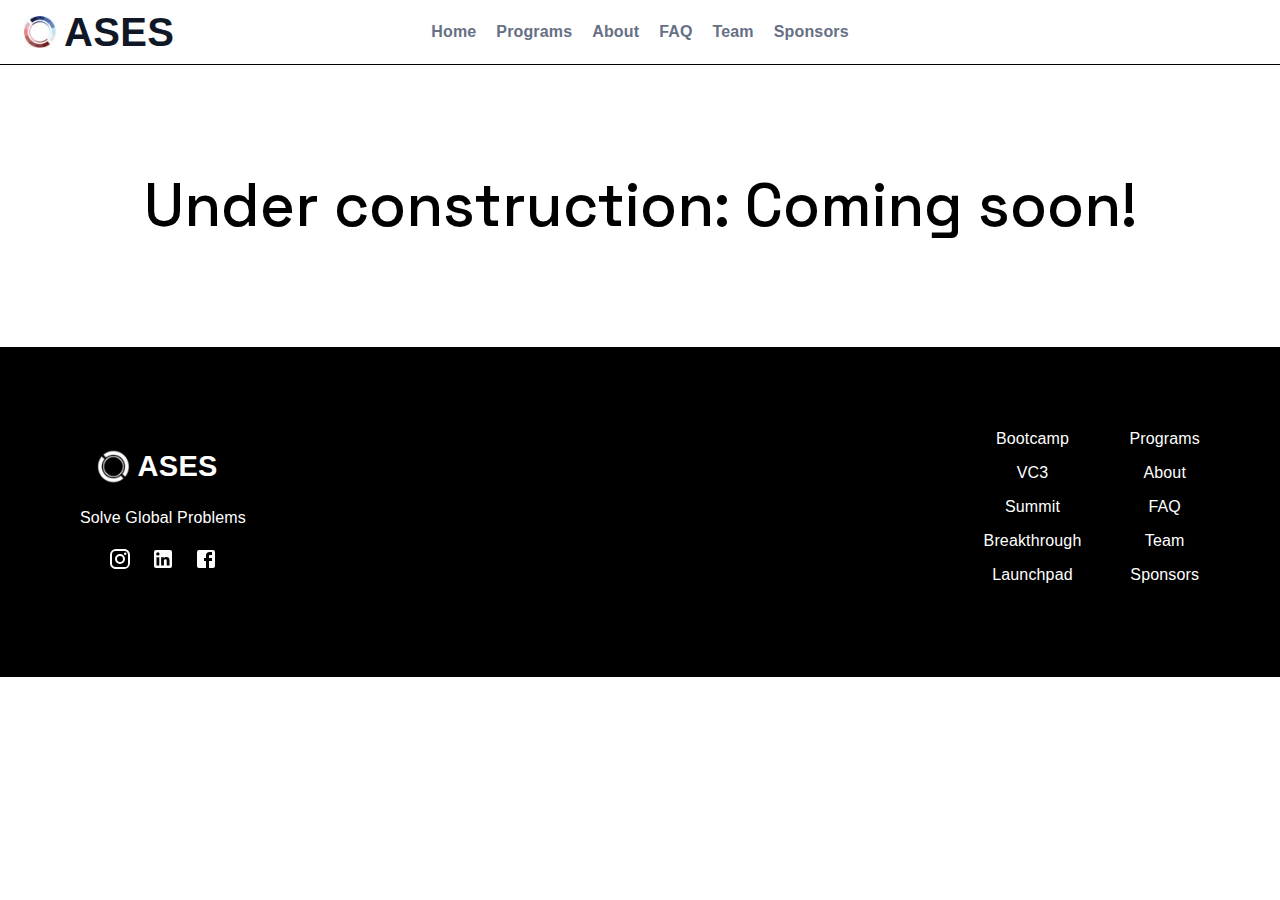
<file: launchpad.html>
<!DOCTYPE html><html lang="en" class="undefined"><head><meta charSet="utf-8"/><meta name="viewport" content="width=device-width, initial-scale=1"/><link rel="preload" href="/_next/static/media/2d141e1a38819612-s.p.woff2" as="font" crossorigin="" type="font/woff2"/><link rel="preload" href="/_next/static/media/c9a5bc6a7c948fb0-s.p.woff2" as="font" crossorigin="" type="font/woff2"/><link rel="preload" as="image" href="/logo-normal.jpg"/><link rel="preload" as="image" href="/logo-white.png"/><link rel="stylesheet" href="/_next/static/css/dd29997b30750487.css" data-precedence="next"/><link rel="stylesheet" href="/_next/static/css/627b876f3cd3b71b.css" data-precedence="next"/><link rel="preload" href="/_next/static/chunks/webpack-d12bd60e310c01ec.js" as="script" fetchPriority="low"/><script src="/_next/static/chunks/fd9d1056-c3ad285d24343bcd.js" async=""></script><script src="/_next/static/chunks/864-363495ee7e931e0e.js" async=""></script><script src="/_next/static/chunks/main-app-bece843446408cb1.js" async=""></script><title>Stanford ASES</title><meta name="description" content="Stanford&#x27;s premiere entrepreneurship society"/><meta name="next-size-adjust"/><script src="/_next/static/chunks/polyfills-c67a75d1b6f99dc8.js" noModule=""></script></head><body class="__className_641c3b"><style data-emotion="css 8pnk87">.css-8pnk87{position:-webkit-sticky;position:sticky;width:100%;background-color:white;z-index:20;top:0;}</style><div class="MuiBox-root css-8pnk87"><style data-emotion="css i9gxme">.css-i9gxme{-webkit-box-flex:1;-webkit-flex-grow:1;-ms-flex-positive:1;flex-grow:1;}</style><div class="Topbar_desktop__78VE5 MuiBox-root css-i9gxme"><style data-emotion="css k1i2pg">.css-k1i2pg{display:-webkit-box;display:-webkit-flex;display:-ms-flexbox;display:flex;-webkit-flex-direction:column;-ms-flex-direction:column;flex-direction:column;width:100%;box-sizing:border-box;-webkit-flex-shrink:0;-ms-flex-negative:0;flex-shrink:0;position:static;background-color:#1976d2;color:#fff;}</style><style data-emotion="css duwuv1">.css-duwuv1{background-color:#fff;color:rgba(0, 0, 0, 0.87);-webkit-transition:box-shadow 300ms cubic-bezier(0.4, 0, 0.2, 1) 0ms;transition:box-shadow 300ms cubic-bezier(0.4, 0, 0.2, 1) 0ms;box-shadow:none;display:-webkit-box;display:-webkit-flex;display:-ms-flexbox;display:flex;-webkit-flex-direction:column;-ms-flex-direction:column;flex-direction:column;width:100%;box-sizing:border-box;-webkit-flex-shrink:0;-ms-flex-negative:0;flex-shrink:0;position:static;background-color:#1976d2;color:#fff;}</style><header class="MuiPaper-root MuiPaper-elevation MuiPaper-elevation0 MuiAppBar-root MuiAppBar-colorPrimary MuiAppBar-positionStatic css-duwuv1"><style data-emotion="css 1l473bi">.css-1l473bi{position:relative;display:-webkit-box;display:-webkit-flex;display:-ms-flexbox;display:flex;-webkit-align-items:center;-webkit-box-align:center;-ms-flex-align:center;align-items:center;padding-left:16px;padding-right:16px;min-height:56px;background:white;}@media (min-width:600px){.css-1l473bi{padding-left:24px;padding-right:24px;}}@media (min-width:0px){@media (orientation: landscape){.css-1l473bi{min-height:48px;}}}@media (min-width:600px){.css-1l473bi{min-height:64px;}}</style><div class="MuiToolbar-root MuiToolbar-gutters MuiToolbar-regular css-1l473bi"><a href="/"><img src="/logo-normal.jpg" alt="ases logo" width="33" height="33"/></a><style data-emotion="css 1cdh9m8">.css-1cdh9m8{display:-webkit-box;display:-webkit-flex;display:-ms-flexbox;display:flex;-webkit-flex-direction:row;-ms-flex-direction:row;flex-direction:row;-webkit-box-pack:justify;-webkit-justify-content:space-between;justify-content:space-between;width:100%;-webkit-align-items:center;-webkit-box-align:center;-ms-flex-align:center;align-items:center;margin-left:8px;white-space:nowrap;}</style><div class="MuiBox-root css-1cdh9m8"><a style="text-decoration:none" href="/"><style data-emotion="css 1o1i8ym">.css-1o1i8ym{margin:0;font-family:"Roboto","Helvetica","Arial",sans-serif;font-weight:400;font-size:1rem;line-height:1.5;letter-spacing:0.00938em;color:#101828;font-size:40px;font-weight:700;}</style><p class="MuiTypography-root MuiTypography-body1 css-1o1i8ym">ASES</p></a><style data-emotion="css 1qlpmbw">.css-1qlpmbw{display:-webkit-box;display:-webkit-flex;display:-ms-flexbox;display:flex;-webkit-flex-direction:row;-ms-flex-direction:row;flex-direction:row;-webkit-box-pack:center;-ms-flex-pack:center;-webkit-justify-content:center;justify-content:center;width:35%;}</style><div class="MuiBox-root css-1qlpmbw"><a style="text-decoration:none" href="/"><style data-emotion="css b4p8in">.css-b4p8in{margin:0;font-family:"Roboto","Helvetica","Arial",sans-serif;font-weight:400;font-size:1rem;line-height:1.5;letter-spacing:0.00938em;color:#667085;font-size:16px;font-weight:700;margin-right:20px;}</style><p class="MuiTypography-root MuiTypography-body1 css-b4p8in">Home</p></a><a style="text-decoration:none" href="/#programs"><p class="MuiTypography-root MuiTypography-body1 css-b4p8in">Programs</p></a><a style="text-decoration:none" href="/#about"><p class="MuiTypography-root MuiTypography-body1 css-b4p8in">About</p></a><a style="text-decoration:none" href="/#faq"><p class="MuiTypography-root MuiTypography-body1 css-b4p8in">FAQ</p></a><a style="text-decoration:none" href="/team"><p class="MuiTypography-root MuiTypography-body1 css-b4p8in">Team</p></a><a style="text-decoration:none" href="/#sponsors"><p class="MuiTypography-root MuiTypography-body1 css-b4p8in">Sponsors</p></a></div><style data-emotion="css agytt9">.css-agytt9{margin:0;font-family:"Roboto","Helvetica","Arial",sans-serif;font-weight:400;font-size:1rem;line-height:1.5;letter-spacing:0.00938em;color:#667085;font-size:16px;font-weight:700;margin-right:20px;visibility:hidden;}</style><p class="MuiTypography-root MuiTypography-body1 css-agytt9">Login/Sign Up</p></div></div></header></div><div class="Topbar_mobile___rw__ MuiBox-root css-i9gxme"><header class="MuiPaper-root MuiPaper-elevation MuiPaper-elevation0 MuiAppBar-root MuiAppBar-colorPrimary MuiAppBar-positionStatic css-duwuv1"><div class="MuiToolbar-root MuiToolbar-gutters MuiToolbar-regular css-1l473bi"><a href="/"><img src="/logo-normal.jpg" alt="ases logo" width="33" height="33"/></a><div class="MuiBox-root css-1cdh9m8"><a style="text-decoration:none" href="/"><style data-emotion="css t5mci5">.css-t5mci5{margin:0;font-family:"Roboto","Helvetica","Arial",sans-serif;font-weight:400;font-size:1rem;line-height:1.5;letter-spacing:0.00938em;color:#101828;font-size:30px;font-weight:700;}</style><p class="MuiTypography-root MuiTypography-body1 css-t5mci5">ASES</p></a><div class="MuiBox-root css-0"><style data-emotion="css t6qdqh">.css-t6qdqh{text-align:center;-webkit-flex:0 0 auto;-ms-flex:0 0 auto;flex:0 0 auto;font-size:1.5rem;padding:8px;border-radius:50%;overflow:visible;color:rgba(0, 0, 0, 0.54);-webkit-transition:background-color 150ms cubic-bezier(0.4, 0, 0.2, 1) 0ms;transition:background-color 150ms cubic-bezier(0.4, 0, 0.2, 1) 0ms;margin-left:-12px;}.css-t6qdqh:hover{background-color:rgba(0, 0, 0, 0.04);}@media (hover: none){.css-t6qdqh:hover{background-color:transparent;}}.css-t6qdqh.Mui-disabled{background-color:transparent;color:rgba(0, 0, 0, 0.26);}</style><style data-emotion="css 7vbamj">.css-7vbamj{display:-webkit-inline-box;display:-webkit-inline-flex;display:-ms-inline-flexbox;display:inline-flex;-webkit-align-items:center;-webkit-box-align:center;-ms-flex-align:center;align-items:center;-webkit-box-pack:center;-ms-flex-pack:center;-webkit-justify-content:center;justify-content:center;position:relative;box-sizing:border-box;-webkit-tap-highlight-color:transparent;background-color:transparent;outline:0;border:0;margin:0;border-radius:0;padding:0;cursor:pointer;-webkit-user-select:none;-moz-user-select:none;-ms-user-select:none;user-select:none;vertical-align:middle;-moz-appearance:none;-webkit-appearance:none;-webkit-text-decoration:none;text-decoration:none;color:inherit;text-align:center;-webkit-flex:0 0 auto;-ms-flex:0 0 auto;flex:0 0 auto;font-size:1.5rem;padding:8px;border-radius:50%;overflow:visible;color:rgba(0, 0, 0, 0.54);-webkit-transition:background-color 150ms cubic-bezier(0.4, 0, 0.2, 1) 0ms;transition:background-color 150ms cubic-bezier(0.4, 0, 0.2, 1) 0ms;margin-left:-12px;}.css-7vbamj::-moz-focus-inner{border-style:none;}.css-7vbamj.Mui-disabled{pointer-events:none;cursor:default;}@media print{.css-7vbamj{-webkit-print-color-adjust:exact;color-adjust:exact;}}.css-7vbamj:hover{background-color:rgba(0, 0, 0, 0.04);}@media (hover: none){.css-7vbamj:hover{background-color:transparent;}}.css-7vbamj.Mui-disabled{background-color:transparent;color:rgba(0, 0, 0, 0.26);}</style><button class="MuiButtonBase-root MuiIconButton-root MuiIconButton-edgeStart MuiIconButton-sizeMedium css-7vbamj" tabindex="0" type="button"><style data-emotion="css 1551pbe">.css-1551pbe{-webkit-user-select:none;-moz-user-select:none;-ms-user-select:none;user-select:none;width:1em;height:1em;display:inline-block;fill:currentColor;-webkit-flex-shrink:0;-ms-flex-negative:0;flex-shrink:0;-webkit-transition:fill 200ms cubic-bezier(0.4, 0, 0.2, 1) 0ms;transition:fill 200ms cubic-bezier(0.4, 0, 0.2, 1) 0ms;font-size:1.5rem;color:#667085;}</style><svg class="MuiSvgIcon-root MuiSvgIcon-fontSizeMedium css-1551pbe" focusable="false" aria-hidden="true" viewBox="0 0 24 24" data-testid="MenuIcon"><path d="M3 18h18v-2H3v2zm0-5h18v-2H3v2zm0-7v2h18V6H3z"></path></svg></button></div></div></div></header></div><style data-emotion="css a3xyjy">.css-a3xyjy{z-index:1200;}</style></div><div class="flex justify-center items-center bg-white py-24 h-full" style="font-size:calc(24px + 4vmin);font-weight:500;color:black;max-width:100%;border-top:1px solid black"><h1>Under construction: Coming soon!</h1></div><style data-emotion="css 67p8uy">.css-67p8uy{background-color:black;color:white;display:-webkit-box;display:-webkit-flex;display:-ms-flexbox;display:flex;-webkit-flex-direction:row;-ms-flex-direction:row;flex-direction:row;-webkit-box-pack:justify;-webkit-justify-content:space-between;justify-content:space-between;-webkit-box-flex-wrap:wrap;-webkit-flex-wrap:wrap;-ms-flex-wrap:wrap;flex-wrap:wrap;padding:80px;margin-bottom:-160px;row-gap:2rem;-webkit-align-items:center;-webkit-box-align:center;-ms-flex-align:center;align-items:center;}</style><div class="MuiBox-root css-67p8uy"><div class="MuiBox-root css-0" style="display:flex;flex-direction:column;row-gap:0.6rem;align-items:center;justify-content:center;text-align:center;justify-self:center"><style data-emotion="css 14xysh2">.css-14xysh2{display:-webkit-box;display:-webkit-flex;display:-ms-flexbox;display:flex;-webkit-flex-direction:row;-ms-flex-direction:row;flex-direction:row;width:80%;-webkit-align-items:center;-webkit-box-align:center;-ms-flex-align:center;align-items:center;}</style><div class="MuiBox-root css-14xysh2"><a href="/"><img alt="white ASES logo" src="/logo-white.png" width="33" height="33"/></a><a href="/" style="text-decoration:none;color:white"><style data-emotion="css wbtf9a">.css-wbtf9a{margin:0;font-family:"Roboto","Helvetica","Arial",sans-serif;font-weight:400;font-size:1rem;line-height:1.5;letter-spacing:0.00938em;font-size:calc(20px + 1vmin);font-weight:600;margin-left:8px;}</style><p class="MuiTypography-root MuiTypography-body1 css-wbtf9a">ASES</p></a></div><style data-emotion="css zlcbuq">.css-zlcbuq{margin:0;font-family:"Roboto","Helvetica","Arial",sans-serif;font-weight:400;font-size:1rem;line-height:1.5;letter-spacing:0.00938em;padding-top:8px;}</style><p class="MuiTypography-root MuiTypography-body1 footer_body css-zlcbuq">Solve Global Problems</p><style data-emotion="css 19h42k0">.css-19h42k0{display:-webkit-box;display:-webkit-flex;display:-ms-flexbox;display:flex;-webkit-flex-direction:row;-ms-flex-direction:row;flex-direction:row;-webkit-column-gap:0.2rem;column-gap:0.2rem;}</style><div class="MuiBox-root css-19h42k0"><style data-emotion="css 1wf493t">.css-1wf493t{text-align:center;-webkit-flex:0 0 auto;-ms-flex:0 0 auto;flex:0 0 auto;font-size:1.5rem;padding:8px;border-radius:50%;overflow:visible;color:rgba(0, 0, 0, 0.54);-webkit-transition:background-color 150ms cubic-bezier(0.4, 0, 0.2, 1) 0ms;transition:background-color 150ms cubic-bezier(0.4, 0, 0.2, 1) 0ms;}.css-1wf493t:hover{background-color:rgba(0, 0, 0, 0.04);}@media (hover: none){.css-1wf493t:hover{background-color:transparent;}}.css-1wf493t.Mui-disabled{background-color:transparent;color:rgba(0, 0, 0, 0.26);}</style><style data-emotion="css 1yxmbwk">.css-1yxmbwk{display:-webkit-inline-box;display:-webkit-inline-flex;display:-ms-inline-flexbox;display:inline-flex;-webkit-align-items:center;-webkit-box-align:center;-ms-flex-align:center;align-items:center;-webkit-box-pack:center;-ms-flex-pack:center;-webkit-justify-content:center;justify-content:center;position:relative;box-sizing:border-box;-webkit-tap-highlight-color:transparent;background-color:transparent;outline:0;border:0;margin:0;border-radius:0;padding:0;cursor:pointer;-webkit-user-select:none;-moz-user-select:none;-ms-user-select:none;user-select:none;vertical-align:middle;-moz-appearance:none;-webkit-appearance:none;-webkit-text-decoration:none;text-decoration:none;color:inherit;text-align:center;-webkit-flex:0 0 auto;-ms-flex:0 0 auto;flex:0 0 auto;font-size:1.5rem;padding:8px;border-radius:50%;overflow:visible;color:rgba(0, 0, 0, 0.54);-webkit-transition:background-color 150ms cubic-bezier(0.4, 0, 0.2, 1) 0ms;transition:background-color 150ms cubic-bezier(0.4, 0, 0.2, 1) 0ms;}.css-1yxmbwk::-moz-focus-inner{border-style:none;}.css-1yxmbwk.Mui-disabled{pointer-events:none;cursor:default;}@media print{.css-1yxmbwk{-webkit-print-color-adjust:exact;color-adjust:exact;}}.css-1yxmbwk:hover{background-color:rgba(0, 0, 0, 0.04);}@media (hover: none){.css-1yxmbwk:hover{background-color:transparent;}}.css-1yxmbwk.Mui-disabled{background-color:transparent;color:rgba(0, 0, 0, 0.26);}</style><a class="MuiButtonBase-root MuiIconButton-root MuiIconButton-sizeMedium css-1yxmbwk" tabindex="0" href="https://www.instagram.com/asesstanford/?hl=en"><style data-emotion="css 1okqa6k">.css-1okqa6k{-webkit-user-select:none;-moz-user-select:none;-ms-user-select:none;user-select:none;width:1em;height:1em;display:inline-block;fill:currentColor;-webkit-flex-shrink:0;-ms-flex-negative:0;flex-shrink:0;-webkit-transition:fill 200ms cubic-bezier(0.4, 0, 0.2, 1) 0ms;transition:fill 200ms cubic-bezier(0.4, 0, 0.2, 1) 0ms;font-size:1.5rem;color:white;}</style><svg class="MuiSvgIcon-root MuiSvgIcon-fontSizeMedium css-1okqa6k" focusable="false" aria-hidden="true" viewBox="0 0 24 24" data-testid="InstagramIcon"><path d="M7.8 2h8.4C19.4 2 22 4.6 22 7.8v8.4a5.8 5.8 0 0 1-5.8 5.8H7.8C4.6 22 2 19.4 2 16.2V7.8A5.8 5.8 0 0 1 7.8 2m-.2 2A3.6 3.6 0 0 0 4 7.6v8.8C4 18.39 5.61 20 7.6 20h8.8a3.6 3.6 0 0 0 3.6-3.6V7.6C20 5.61 18.39 4 16.4 4H7.6m9.65 1.5a1.25 1.25 0 0 1 1.25 1.25A1.25 1.25 0 0 1 17.25 8 1.25 1.25 0 0 1 16 6.75a1.25 1.25 0 0 1 1.25-1.25M12 7a5 5 0 0 1 5 5 5 5 0 0 1-5 5 5 5 0 0 1-5-5 5 5 0 0 1 5-5m0 2a3 3 0 0 0-3 3 3 3 0 0 0 3 3 3 3 0 0 0 3-3 3 3 0 0 0-3-3z"></path></svg></a><a class="MuiButtonBase-root MuiIconButton-root MuiIconButton-sizeMedium css-1yxmbwk" tabindex="0" href="https://www.linkedin.com/company/asesstanford/mycompany/"><svg class="MuiSvgIcon-root MuiSvgIcon-fontSizeMedium css-1okqa6k" focusable="false" aria-hidden="true" viewBox="0 0 24 24" data-testid="LinkedInIcon"><path d="M19 3a2 2 0 0 1 2 2v14a2 2 0 0 1-2 2H5a2 2 0 0 1-2-2V5a2 2 0 0 1 2-2h14m-.5 15.5v-5.3a3.26 3.26 0 0 0-3.26-3.26c-.85 0-1.84.52-2.32 1.3v-1.11h-2.79v8.37h2.79v-4.93c0-.77.62-1.4 1.39-1.4a1.4 1.4 0 0 1 1.4 1.4v4.93h2.79M6.88 8.56a1.68 1.68 0 0 0 1.68-1.68c0-.93-.75-1.69-1.68-1.69a1.69 1.69 0 0 0-1.69 1.69c0 .93.76 1.68 1.69 1.68m1.39 9.94v-8.37H5.5v8.37h2.77z"></path></svg></a><a class="MuiButtonBase-root MuiIconButton-root MuiIconButton-sizeMedium css-1yxmbwk" tabindex="0" href="https://web.facebook.com/ASESStanford/?_rdc=1&amp;_rdr"><svg class="MuiSvgIcon-root MuiSvgIcon-fontSizeMedium css-1okqa6k" focusable="false" aria-hidden="true" viewBox="0 0 24 24" data-testid="FacebookIcon"><path d="M5 3h14a2 2 0 0 1 2 2v14a2 2 0 0 1-2 2H5a2 2 0 0 1-2-2V5a2 2 0 0 1 2-2m13 2h-2.5A3.5 3.5 0 0 0 12 8.5V11h-2v3h2v7h3v-7h3v-3h-3V9a1 1 0 0 1 1-1h2V5z"></path></svg></a></div></div><style data-emotion="css 8e7clz">.css-8e7clz{display:-webkit-box;display:-webkit-flex;display:-ms-flexbox;display:flex;-webkit-flex-direction:row;-ms-flex-direction:row;flex-direction:row;-webkit-column-gap:3rem;column-gap:3rem;-webkit-box-flex-wrap:wrap;-webkit-flex-wrap:wrap;-ms-flex-wrap:wrap;flex-wrap:wrap;row-gap:2rem;-webkit-box-pack:center;-ms-flex-pack:center;-webkit-justify-content:center;justify-content:center;}</style><div class="MuiBox-root css-8e7clz"><style data-emotion="css xi606m">.css-xi606m{text-align:center;}</style><div class="MuiBox-root css-xi606m"><a href="/bootcamp" style="text-decoration:none;color:white"><style data-emotion="css 1t1xt4v">.css-1t1xt4v{margin:0;font-family:"Roboto","Helvetica","Arial",sans-serif;font-weight:400;font-size:1rem;line-height:1.5;letter-spacing:0.00938em;padding-bottom:10px;}</style><p class="MuiTypography-root MuiTypography-body1 footer_body css-1t1xt4v">Bootcamp</p></a><a href="/vc3" style="text-decoration:none;color:white"><p class="MuiTypography-root MuiTypography-body1 footer_body css-1t1xt4v">VC3</p></a><a href="/summit" style="text-decoration:none;color:white"><p class="MuiTypography-root MuiTypography-body1 footer_body css-1t1xt4v">Summit</p></a><a href="/breakthrough" style="text-decoration:none;color:white"><p class="MuiTypography-root MuiTypography-body1 footer_body css-1t1xt4v">Breakthrough</p></a><a href="/launchpad" style="text-decoration:none;color:white"><style data-emotion="css 9l3uo3">.css-9l3uo3{margin:0;font-family:"Roboto","Helvetica","Arial",sans-serif;font-weight:400;font-size:1rem;line-height:1.5;letter-spacing:0.00938em;}</style><p class="MuiTypography-root MuiTypography-body1 footer_body css-9l3uo3">Launchpad</p></a></div><div class="MuiBox-root css-xi606m"><a href="/#programs" style="text-decoration:none;color:white"><p class="MuiTypography-root MuiTypography-body1 footer_body css-1t1xt4v">Programs</p></a><a href="/#about" style="text-decoration:none;color:white"><p class="MuiTypography-root MuiTypography-body1 footer_body css-1t1xt4v">About</p></a><a href="/#faq" style="text-decoration:none;color:white"><p class="MuiTypography-root MuiTypography-body1 footer_body css-1t1xt4v">FAQ</p></a><a href="/team" style="text-decoration:none;color:white"><p class="MuiTypography-root MuiTypography-body1 footer_body css-1t1xt4v">Team</p></a><a href="/#sponsors" style="text-decoration:none;color:white"><p class="MuiTypography-root MuiTypography-body1 footer_body css-1t1xt4v">Sponsors</p></a></div></div></div><script src="/_next/static/chunks/webpack-d12bd60e310c01ec.js" async=""></script><script>(self.__next_f=self.__next_f||[]).push([0])</script><script>self.__next_f.push([1,"1:HL[\"/_next/static/media/2d141e1a38819612-s.p.woff2\",\"font\",{\"crossOrigin\":\"\",\"type\":\"font/woff2\"}]\n2:HL[\"/_next/static/media/c9a5bc6a7c948fb0-s.p.woff2\",\"font\",{\"crossOrigin\":\"\",\"type\":\"font/woff2\"}]\n3:HL[\"/_next/static/css/dd29997b30750487.css\",\"style\"]\n0:\"$L4\"\n"])</script><script>self.__next_f.push([1,"5:HL[\"/_next/static/css/627b876f3cd3b71b.css\",\"style\"]\n"])</script><script>self.__next_f.push([1,"6:I{\"id\":6054,\"chunks\":[\"272:static/chunks/webpack-d12bd60e310c01ec.js\",\"971:static/chunks/fd9d1056-c3ad285d24343bcd.js\",\"864:static/chunks/864-363495ee7e931e0e.js\"],\"name\":\"\",\"async\":false}\n8:I{\"id\":1729,\"chunks\":[\"272:static/chunks/webpack-d12bd60e310c01ec.js\",\"971:static/chunks/fd9d1056-c3ad285d24343bcd.js\",\"864:static/chunks/864-363495ee7e931e0e.js\"],\"name\":\"\",\"async\":false}\n9:I{\"id\":1443,\"chunks\":[\"272:static/chunks/webpack-d12bd60e310c01ec.js\",\"971:static/chunks/fd9d1056-c3ad285d24343bcd.js\",\"864:stat"])</script><script>self.__next_f.push([1,"ic/chunks/864-363495ee7e931e0e.js\"],\"name\":\"\",\"async\":false}\na:I{\"id\":8639,\"chunks\":[\"272:static/chunks/webpack-d12bd60e310c01ec.js\",\"971:static/chunks/fd9d1056-c3ad285d24343bcd.js\",\"864:static/chunks/864-363495ee7e931e0e.js\"],\"name\":\"\",\"async\":false}\nc:I{\"id\":6423,\"chunks\":[\"535:static/chunks/535-4e1a73684f121138.js\",\"423:static/chunks/423-185e6d6817f7d682.js\",\"280:static/chunks/app/launchpad/page-c640d8a0bbd099fd.js\"],\"name\":\"\",\"async\":false}\nd:I{\"id\":423,\"chunks\":[\"535:static/chunks/535-4e1a73684f121138."])</script><script>self.__next_f.push([1,"js\",\"423:static/chunks/423-185e6d6817f7d682.js\",\"280:static/chunks/app/launchpad/page-c640d8a0bbd099fd.js\"],\"name\":\"\",\"async\":false}\ne:I{\"id\":9050,\"chunks\":[\"535:static/chunks/535-4e1a73684f121138.js\",\"423:static/chunks/423-185e6d6817f7d682.js\",\"280:static/chunks/app/launchpad/page-c640d8a0bbd099fd.js\"],\"name\":\"\",\"async\":false}\nf:I{\"id\":8206,\"chunks\":[\"535:static/chunks/535-4e1a73684f121138.js\",\"423:static/chunks/423-185e6d6817f7d682.js\",\"280:static/chunks/app/launchpad/page-c640d8a0bbd099fd.js\"],\"name\":\"\","])</script><script>self.__next_f.push([1,"\"async\":false}\n10:I{\"id\":2448,\"chunks\":[\"535:static/chunks/535-4e1a73684f121138.js\",\"423:static/chunks/423-185e6d6817f7d682.js\",\"280:static/chunks/app/launchpad/page-c640d8a0bbd099fd.js\"],\"name\":\"\",\"async\":false}\n11:I{\"id\":3422,\"chunks\":[\"535:static/chunks/535-4e1a73684f121138.js\",\"423:static/chunks/423-185e6d6817f7d682.js\",\"280:static/chunks/app/launchpad/page-c640d8a0bbd099fd.js\"],\"name\":\"\",\"async\":false}\n12:I{\"id\":8295,\"chunks\":[\"535:static/chunks/535-4e1a73684f121138.js\",\"423:static/chunks/423-185e6d681"])</script><script>self.__next_f.push([1,"7f7d682.js\",\"280:static/chunks/app/launchpad/page-c640d8a0bbd099fd.js\"],\"name\":\"\",\"async\":false}\n"])</script><script>self.__next_f.push([1,"4:[[[\"$\",\"link\",\"0\",{\"rel\":\"stylesheet\",\"href\":\"/_next/static/css/dd29997b30750487.css\",\"precedence\":\"next\"}]],[\"$\",\"$L6\",null,{\"buildId\":\"a5VUVLv2YF5v0iTzSHeeo\",\"assetPrefix\":\"\",\"initialCanonicalUrl\":\"/launchpad\",\"initialTree\":[\"\",{\"children\":[\"launchpad\",{\"children\":[\"__PAGE__\",{}]}]},\"$undefined\",\"$undefined\",true],\"initialHead\":[false,\"$L7\"],\"globalErrorComponent\":\"$8\",\"children\":[null,[\"$\",\"html\",null,{\"lang\":\"en\",\"className\":\"undefined\",\"children\":[\"$\",\"body\",null,{\"className\":\"__className_641c3b\",\"children\":[\"$\",\"$L9\",null,{\"parallelRouterKey\":\"children\",\"segmentPath\":[\"children\"],\"loading\":\"$undefined\",\"loadingStyles\":\"$undefined\",\"hasLoading\":false,\"error\":\"$undefined\",\"errorStyles\":\"$undefined\",\"template\":[\"$\",\"$La\",null,{}],\"templateStyles\":\"$undefined\",\"notFound\":[[\"$\",\"title\",null,{\"children\":\"404: This page could not be found.\"}],[\"$\",\"div\",null,{\"style\":{\"fontFamily\":\"system-ui,\\\"Segoe UI\\\",Roboto,Helvetica,Arial,sans-serif,\\\"Apple Color Emoji\\\",\\\"Segoe UI Emoji\\\"\",\"height\":\"100vh\",\"textAlign\":\"center\",\"display\":\"flex\",\"flexDirection\":\"column\",\"alignItems\":\"center\",\"justifyContent\":\"center\"},\"children\":[\"$\",\"div\",null,{\"children\":[[\"$\",\"style\",null,{\"dangerouslySetInnerHTML\":{\"__html\":\"body{color:#000;background:#fff;margin:0}.next-error-h1{border-right:1px solid rgba(0,0,0,.3)}@media (prefers-color-scheme:dark){body{color:#fff;background:#000}.next-error-h1{border-right:1px solid rgba(255,255,255,.3)}}\"}}],[\"$\",\"h1\",null,{\"className\":\"next-error-h1\",\"style\":{\"display\":\"inline-block\",\"margin\":\"0 20px 0 0\",\"padding\":\"0 23px 0 0\",\"fontSize\":24,\"fontWeight\":500,\"verticalAlign\":\"top\",\"lineHeight\":\"49px\"},\"children\":\"404\"}],[\"$\",\"div\",null,{\"style\":{\"display\":\"inline-block\"},\"children\":[\"$\",\"h2\",null,{\"style\":{\"fontSize\":14,\"fontWeight\":400,\"lineHeight\":\"49px\",\"margin\":0},\"children\":\"This page could not be found.\"}]}]]}]}]],\"notFoundStyles\":[],\"childProp\":{\"current\":[\"$\",\"$L9\",null,{\"parallelRouterKey\":\"children\",\"segmentPath\":[\"children\",\"launchpad\",\"children\"],\"loading\":\"$undefined\",\"loadingStyles\":\"$undefined\",\"hasLoading\":false,\"error\":\"$undefined\",\"errorStyles\":\"$undefined\",\"template\":[\"$\",\"$La\",null,{}],\"templateStyles\":\"$undefined\",\"notFound\":\"$undefined\",\"notFoundStyles\":\"$undefined\",\"childProp\":{\"current\":[\"$Lb\",[[\"$\",\"$Lc\",null,{}],[\"$\",\"div\",null,{\"className\":\"flex justify-center items-center bg-white py-24 h-full\",\"style\":{\"fontSize\":\"calc(24px + 4vmin)\",\"fontWeight\":\"500\",\"color\":\"black\",\"maxWidth\":\"100%\",\"borderTop\":\"1px solid black\"},\"children\":[\"$\",\"h1\",null,{\"children\":\"Under construction: Coming soon!\"}]}],[\"$\",\"$Ld\",null,{\"sx\":{\"backgroundColor\":\"black\",\"color\":\"white\",\"display\":\"flex\",\"flexDirection\":\"row\",\"justifyContent\":\"space-between\",\"flexWrap\":\"wrap\",\"padding\":10,\"marginBottom\":-20,\"rowGap\":\"2rem\",\"alignItems\":\"center\"},\"children\":[[\"$\",\"$Ld\",null,{\"style\":{\"display\":\"flex\",\"flexDirection\":\"column\",\"rowGap\":\"0.6rem\",\"alignItems\":\"center\",\"justifyContent\":\"center\",\"textAlign\":\"center\",\"justifySelf\":\"center\"},\"children\":[[\"$\",\"$Ld\",null,{\"sx\":{\"display\":\"flex\",\"flexDirection\":\"row\",\"width\":\"80%\",\"alignItems\":\"center\"},\"children\":[[\"$\",\"a\",null,{\"href\":\"/\",\"children\":[\"$\",\"img\",null,{\"alt\":\"white ASES logo\",\"src\":\"/logo-white.png\",\"width\":\"33\",\"height\":\"33\"}]}],[\"$\",\"a\",null,{\"href\":\"/\",\"style\":{\"textDecoration\":\"none\",\"color\":\"white\"},\"children\":[\"$\",\"$Le\",null,{\"sx\":{\"fontSize\":\"calc(20px + 1vmin)\",\"fontWeight\":600,\"marginLeft\":1},\"children\":\"ASES\"}]}]]}],[\"$\",\"$Le\",null,{\"className\":\"footer_body\",\"sx\":{\"paddingTop\":1},\"children\":\"Solve Global Problems\"}],[\"$\",\"$Ld\",null,{\"sx\":{\"display\":\"flex\",\"flexDirection\":\"row\",\"columnGap\":\"0.2rem\"},\"children\":[[\"$\",\"$Lf\",null,{\"href\":\"https://www.instagram.com/asesstanford/?hl=en\",\"children\":[\"$\",\"$L10\",null,{\"sx\":{\"color\":\"white\"}}]}],[\"$\",\"$Lf\",null,{\"href\":\"https://www.linkedin.com/company/asesstanford/mycompany/\",\"children\":[\"$\",\"$L11\",null,{\"sx\":{\"color\":\"white\"}}]}],[\"$\",\"$Lf\",null,{\"href\":\"https://web.facebook.com/ASESStanford/?_rdc=1\u0026_rdr\",\"children\":[\"$\",\"$L12\",null,{\"sx\":{\"color\":\"white\"}}]}]]}]]}],[\"$\",\"$Ld\",null,{\"sx\":{\"display\":\"flex\",\"flexDirection\":\"row\",\"columnGap\":\"3rem\",\"flexWrap\":\"wrap\",\"rowGap\":\"2rem\",\"justifyContent\":\"center\"},\"children\":[[\"$\",\"$Ld\",null,{\"sx\":{\"textAlign\":\"center\"},\"children\":[[\"$\",\"a\",null,{\"href\":\"/bootcamp\",\"style\":{\"textDecoration\":\"none\",\"color\":\"white\"},\"children\":[\"$\",\"$Le\",null,{\"className\":\"footer_body\",\"sx\":{\"paddingBottom\":\"10px\"},\"children\":\"Bootcamp\"}]}],[\"$\",\"a\",null,{\"href\":\"/vc3\",\"style\":{\"textDecoration\":\"none\",\"color\":\"white\"},\"children\":[\"$\",\"$Le\",null,{\"className\":\"footer_body\",\"sx\":{\"paddingBottom\":\"10px\"},\"children\":\"VC3\"}]}],[\"$\",\"a\",null,{\"href\":\"/summit\",\"style\":{\"textDecoration\":\"none\",\"color\":\"white\"},\"children\":[\"$\",\"$Le\",null,{\"className\":\"footer_body\",\"sx\":{\"paddingBottom\":\"10px\"},\"children\":\"Summit\"}]}],[\"$\",\"a\",null,{\"href\":\"/breakthrough\",\"style\":{\"textDecoration\":\"none\",\"color\":\"white\"},\"children\":[\"$\",\"$Le\",null,{\"className\":\"footer_body\",\"sx\":{\"paddingBottom\":\"10px\"},\"children\":\"Breakthrough\"}]}],[\"$\",\"a\",null,{\"href\":\"/launchpad\",\"style\":{\"textDecoration\":\"none\",\"color\":\"white\"},\"children\":[\"$\",\"$Le\",null,{\"className\":\"footer_body\",\"children\":\"Launchpad\"}]}]]}],[\"$\",\"$Ld\",null,{\"sx\":{\"textAlign\":\"center\"},\"children\":[[\"$\",\"a\",null,{\"href\":\"/#programs\",\"style\":{\"textDecoration\":\"none\",\"color\":\"white\"},\"children\":[\"$\",\"$Le\",null,{\"className\":\"footer_body\",\"sx\":{\"paddingBottom\":\"10px\"},\"children\":\"Programs\"}]}],[\"$\",\"a\",null,{\"href\":\"/#about\",\"style\":{\"textDecoration\":\"none\",\"color\":\"white\"},\"children\":[\"$\",\"$Le\",null,{\"className\":\"footer_body\",\"sx\":{\"paddingBottom\":\"10px\"},\"children\":\"About\"}]}],[\"$\",\"a\",null,{\"href\":\"/#faq\",\"style\":{\"textDecoration\":\"none\",\"color\":\"white\"},\"children\":[\"$\",\"$Le\",null,{\"className\":\"footer_body\",\"sx\":{\"paddingBottom\":\"10px\"},\"children\":\"FAQ\"}]}],[\"$\",\"a\",null,{\"href\":\"/team\",\"style\":{\"textDecoration\":\"none\",\"color\":\"white\"},\"children\":[\"$\",\"$Le\",null,{\"className\":\"footer_body\",\"sx\":{\"paddingBottom\":\"10px\"},\"children\":\"Team\"}]}],[\"$\",\"a\",null,{\"href\":\"/#sponsors\",\"style\":{\"textDecoration\":\"none\",\"color\":\"white\"},\"children\":[\"$\",\"$Le\",null,{\"className\":\"footer_body\",\"sx\":{\"paddingBottom\":\"10px\"},\"children\":\"Sponsors\"}]}]]}]]}]]}]],null],\"segment\":\"__PAGE__\"},\"styles\":[[\"$\",\"link\",\"0\",{\"rel\":\"stylesheet\",\"href\":\"/_next/static/css/627b876f3cd3b71b.css\",\"precedence\":\"next\"}]]}],\"segment\":\"launchpad\"},\"styles\":[]}]}]}],null]}]]\n"])</script><script>self.__next_f.push([1,"7:[[\"$\",\"meta\",\"0\",{\"charSet\":\"utf-8\"}],[\"$\",\"title\",\"1\",{\"children\":\"Stanford ASES\"}],[\"$\",\"meta\",\"2\",{\"name\":\"description\",\"content\":\"Stanford's premiere entrepreneurship society\"}],[\"$\",\"meta\",\"3\",{\"name\":\"viewport\",\"content\":\"width=device-width, initial-scale=1\"}],[\"$\",\"meta\",\"4\",{\"name\":\"next-size-adjust\"}]]\nb:null\n"])</script></body></html>
</file>
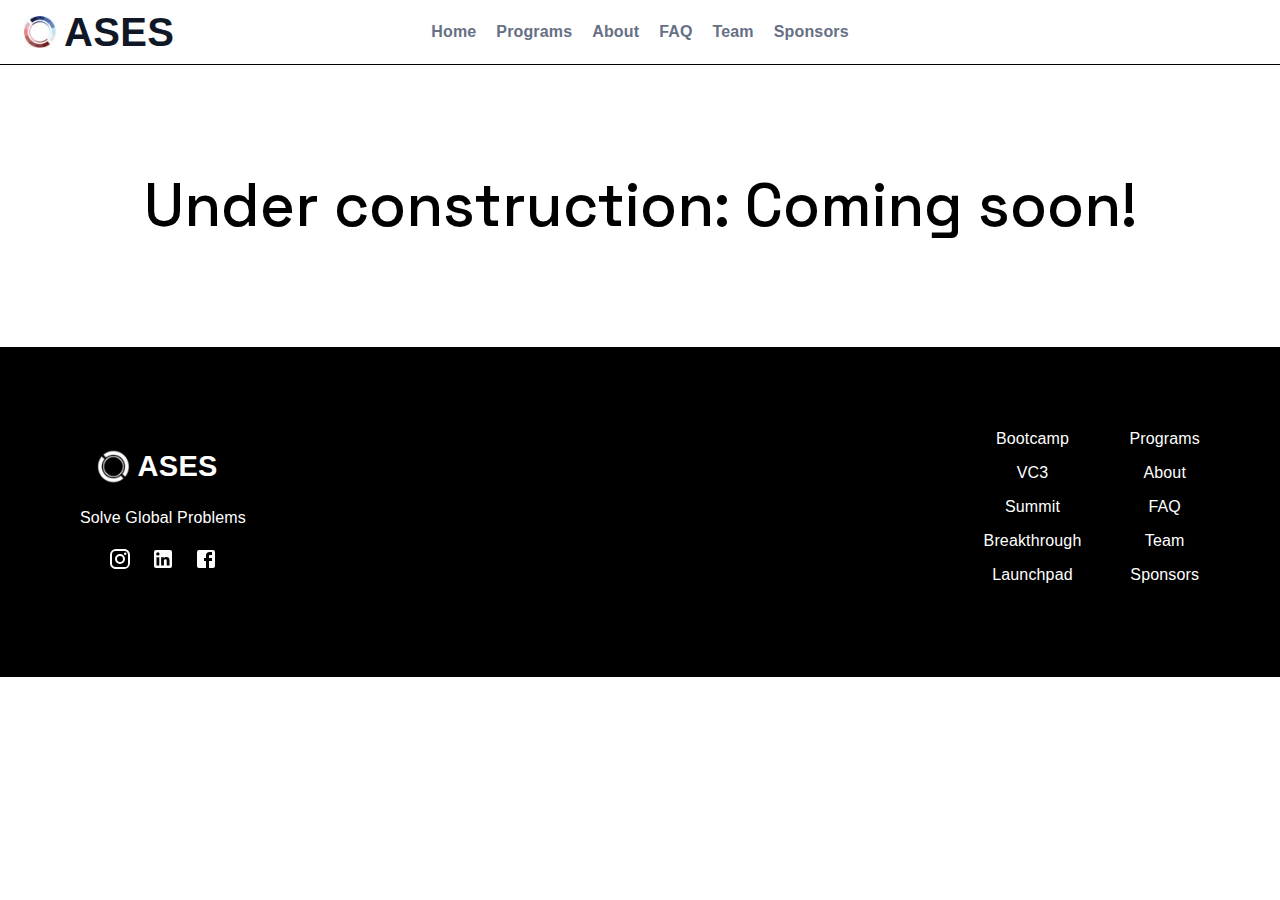
<file: summit.html>
<!DOCTYPE html><html lang="en" class="undefined"><head><meta charSet="utf-8"/><meta name="viewport" content="width=device-width, initial-scale=1"/><link rel="preload" href="/_next/static/media/2d141e1a38819612-s.p.woff2" as="font" crossorigin="" type="font/woff2"/><link rel="preload" href="/_next/static/media/c9a5bc6a7c948fb0-s.p.woff2" as="font" crossorigin="" type="font/woff2"/><link rel="preload" as="image" href="/logo-normal.jpg"/><link rel="preload" as="image" href="/logo-white.png"/><link rel="stylesheet" href="/_next/static/css/dd29997b30750487.css" data-precedence="next"/><link rel="stylesheet" href="/_next/static/css/627b876f3cd3b71b.css" data-precedence="next"/><link rel="preload" href="/_next/static/chunks/webpack-d12bd60e310c01ec.js" as="script" fetchPriority="low"/><script src="/_next/static/chunks/fd9d1056-c3ad285d24343bcd.js" async=""></script><script src="/_next/static/chunks/864-363495ee7e931e0e.js" async=""></script><script src="/_next/static/chunks/main-app-bece843446408cb1.js" async=""></script><title>Stanford ASES</title><meta name="description" content="Stanford&#x27;s premiere entrepreneurship society"/><meta name="next-size-adjust"/><script src="/_next/static/chunks/polyfills-c67a75d1b6f99dc8.js" noModule=""></script></head><body class="__className_641c3b"><style data-emotion="css 8pnk87">.css-8pnk87{position:-webkit-sticky;position:sticky;width:100%;background-color:white;z-index:20;top:0;}</style><div class="MuiBox-root css-8pnk87"><style data-emotion="css i9gxme">.css-i9gxme{-webkit-box-flex:1;-webkit-flex-grow:1;-ms-flex-positive:1;flex-grow:1;}</style><div class="Topbar_desktop__78VE5 MuiBox-root css-i9gxme"><style data-emotion="css k1i2pg">.css-k1i2pg{display:-webkit-box;display:-webkit-flex;display:-ms-flexbox;display:flex;-webkit-flex-direction:column;-ms-flex-direction:column;flex-direction:column;width:100%;box-sizing:border-box;-webkit-flex-shrink:0;-ms-flex-negative:0;flex-shrink:0;position:static;background-color:#1976d2;color:#fff;}</style><style data-emotion="css duwuv1">.css-duwuv1{background-color:#fff;color:rgba(0, 0, 0, 0.87);-webkit-transition:box-shadow 300ms cubic-bezier(0.4, 0, 0.2, 1) 0ms;transition:box-shadow 300ms cubic-bezier(0.4, 0, 0.2, 1) 0ms;box-shadow:none;display:-webkit-box;display:-webkit-flex;display:-ms-flexbox;display:flex;-webkit-flex-direction:column;-ms-flex-direction:column;flex-direction:column;width:100%;box-sizing:border-box;-webkit-flex-shrink:0;-ms-flex-negative:0;flex-shrink:0;position:static;background-color:#1976d2;color:#fff;}</style><header class="MuiPaper-root MuiPaper-elevation MuiPaper-elevation0 MuiAppBar-root MuiAppBar-colorPrimary MuiAppBar-positionStatic css-duwuv1"><style data-emotion="css 1l473bi">.css-1l473bi{position:relative;display:-webkit-box;display:-webkit-flex;display:-ms-flexbox;display:flex;-webkit-align-items:center;-webkit-box-align:center;-ms-flex-align:center;align-items:center;padding-left:16px;padding-right:16px;min-height:56px;background:white;}@media (min-width:600px){.css-1l473bi{padding-left:24px;padding-right:24px;}}@media (min-width:0px){@media (orientation: landscape){.css-1l473bi{min-height:48px;}}}@media (min-width:600px){.css-1l473bi{min-height:64px;}}</style><div class="MuiToolbar-root MuiToolbar-gutters MuiToolbar-regular css-1l473bi"><a href="/"><img src="/logo-normal.jpg" alt="ases logo" width="33" height="33"/></a><style data-emotion="css 1cdh9m8">.css-1cdh9m8{display:-webkit-box;display:-webkit-flex;display:-ms-flexbox;display:flex;-webkit-flex-direction:row;-ms-flex-direction:row;flex-direction:row;-webkit-box-pack:justify;-webkit-justify-content:space-between;justify-content:space-between;width:100%;-webkit-align-items:center;-webkit-box-align:center;-ms-flex-align:center;align-items:center;margin-left:8px;white-space:nowrap;}</style><div class="MuiBox-root css-1cdh9m8"><a style="text-decoration:none" href="/"><style data-emotion="css 1o1i8ym">.css-1o1i8ym{margin:0;font-family:"Roboto","Helvetica","Arial",sans-serif;font-weight:400;font-size:1rem;line-height:1.5;letter-spacing:0.00938em;color:#101828;font-size:40px;font-weight:700;}</style><p class="MuiTypography-root MuiTypography-body1 css-1o1i8ym">ASES</p></a><style data-emotion="css 1qlpmbw">.css-1qlpmbw{display:-webkit-box;display:-webkit-flex;display:-ms-flexbox;display:flex;-webkit-flex-direction:row;-ms-flex-direction:row;flex-direction:row;-webkit-box-pack:center;-ms-flex-pack:center;-webkit-justify-content:center;justify-content:center;width:35%;}</style><div class="MuiBox-root css-1qlpmbw"><a style="text-decoration:none" href="/"><style data-emotion="css b4p8in">.css-b4p8in{margin:0;font-family:"Roboto","Helvetica","Arial",sans-serif;font-weight:400;font-size:1rem;line-height:1.5;letter-spacing:0.00938em;color:#667085;font-size:16px;font-weight:700;margin-right:20px;}</style><p class="MuiTypography-root MuiTypography-body1 css-b4p8in">Home</p></a><a style="text-decoration:none" href="/#programs"><p class="MuiTypography-root MuiTypography-body1 css-b4p8in">Programs</p></a><a style="text-decoration:none" href="/#about"><p class="MuiTypography-root MuiTypography-body1 css-b4p8in">About</p></a><a style="text-decoration:none" href="/#faq"><p class="MuiTypography-root MuiTypography-body1 css-b4p8in">FAQ</p></a><a style="text-decoration:none" href="/team"><p class="MuiTypography-root MuiTypography-body1 css-b4p8in">Team</p></a><a style="text-decoration:none" href="/#sponsors"><p class="MuiTypography-root MuiTypography-body1 css-b4p8in">Sponsors</p></a></div><style data-emotion="css agytt9">.css-agytt9{margin:0;font-family:"Roboto","Helvetica","Arial",sans-serif;font-weight:400;font-size:1rem;line-height:1.5;letter-spacing:0.00938em;color:#667085;font-size:16px;font-weight:700;margin-right:20px;visibility:hidden;}</style><p class="MuiTypography-root MuiTypography-body1 css-agytt9">Login/Sign Up</p></div></div></header></div><div class="Topbar_mobile___rw__ MuiBox-root css-i9gxme"><header class="MuiPaper-root MuiPaper-elevation MuiPaper-elevation0 MuiAppBar-root MuiAppBar-colorPrimary MuiAppBar-positionStatic css-duwuv1"><div class="MuiToolbar-root MuiToolbar-gutters MuiToolbar-regular css-1l473bi"><a href="/"><img src="/logo-normal.jpg" alt="ases logo" width="33" height="33"/></a><div class="MuiBox-root css-1cdh9m8"><a style="text-decoration:none" href="/"><style data-emotion="css t5mci5">.css-t5mci5{margin:0;font-family:"Roboto","Helvetica","Arial",sans-serif;font-weight:400;font-size:1rem;line-height:1.5;letter-spacing:0.00938em;color:#101828;font-size:30px;font-weight:700;}</style><p class="MuiTypography-root MuiTypography-body1 css-t5mci5">ASES</p></a><div class="MuiBox-root css-0"><style data-emotion="css t6qdqh">.css-t6qdqh{text-align:center;-webkit-flex:0 0 auto;-ms-flex:0 0 auto;flex:0 0 auto;font-size:1.5rem;padding:8px;border-radius:50%;overflow:visible;color:rgba(0, 0, 0, 0.54);-webkit-transition:background-color 150ms cubic-bezier(0.4, 0, 0.2, 1) 0ms;transition:background-color 150ms cubic-bezier(0.4, 0, 0.2, 1) 0ms;margin-left:-12px;}.css-t6qdqh:hover{background-color:rgba(0, 0, 0, 0.04);}@media (hover: none){.css-t6qdqh:hover{background-color:transparent;}}.css-t6qdqh.Mui-disabled{background-color:transparent;color:rgba(0, 0, 0, 0.26);}</style><style data-emotion="css 7vbamj">.css-7vbamj{display:-webkit-inline-box;display:-webkit-inline-flex;display:-ms-inline-flexbox;display:inline-flex;-webkit-align-items:center;-webkit-box-align:center;-ms-flex-align:center;align-items:center;-webkit-box-pack:center;-ms-flex-pack:center;-webkit-justify-content:center;justify-content:center;position:relative;box-sizing:border-box;-webkit-tap-highlight-color:transparent;background-color:transparent;outline:0;border:0;margin:0;border-radius:0;padding:0;cursor:pointer;-webkit-user-select:none;-moz-user-select:none;-ms-user-select:none;user-select:none;vertical-align:middle;-moz-appearance:none;-webkit-appearance:none;-webkit-text-decoration:none;text-decoration:none;color:inherit;text-align:center;-webkit-flex:0 0 auto;-ms-flex:0 0 auto;flex:0 0 auto;font-size:1.5rem;padding:8px;border-radius:50%;overflow:visible;color:rgba(0, 0, 0, 0.54);-webkit-transition:background-color 150ms cubic-bezier(0.4, 0, 0.2, 1) 0ms;transition:background-color 150ms cubic-bezier(0.4, 0, 0.2, 1) 0ms;margin-left:-12px;}.css-7vbamj::-moz-focus-inner{border-style:none;}.css-7vbamj.Mui-disabled{pointer-events:none;cursor:default;}@media print{.css-7vbamj{-webkit-print-color-adjust:exact;color-adjust:exact;}}.css-7vbamj:hover{background-color:rgba(0, 0, 0, 0.04);}@media (hover: none){.css-7vbamj:hover{background-color:transparent;}}.css-7vbamj.Mui-disabled{background-color:transparent;color:rgba(0, 0, 0, 0.26);}</style><button class="MuiButtonBase-root MuiIconButton-root MuiIconButton-edgeStart MuiIconButton-sizeMedium css-7vbamj" tabindex="0" type="button"><style data-emotion="css 1551pbe">.css-1551pbe{-webkit-user-select:none;-moz-user-select:none;-ms-user-select:none;user-select:none;width:1em;height:1em;display:inline-block;fill:currentColor;-webkit-flex-shrink:0;-ms-flex-negative:0;flex-shrink:0;-webkit-transition:fill 200ms cubic-bezier(0.4, 0, 0.2, 1) 0ms;transition:fill 200ms cubic-bezier(0.4, 0, 0.2, 1) 0ms;font-size:1.5rem;color:#667085;}</style><svg class="MuiSvgIcon-root MuiSvgIcon-fontSizeMedium css-1551pbe" focusable="false" aria-hidden="true" viewBox="0 0 24 24" data-testid="MenuIcon"><path d="M3 18h18v-2H3v2zm0-5h18v-2H3v2zm0-7v2h18V6H3z"></path></svg></button></div></div></div></header></div><style data-emotion="css a3xyjy">.css-a3xyjy{z-index:1200;}</style></div><div class="flex justify-center items-center bg-white py-24 h-full" style="font-size:calc(24px + 4vmin);font-weight:500;color:black;max-width:100%;border-top:1px solid black"><h1>Under construction: Coming soon!</h1></div><style data-emotion="css 67p8uy">.css-67p8uy{background-color:black;color:white;display:-webkit-box;display:-webkit-flex;display:-ms-flexbox;display:flex;-webkit-flex-direction:row;-ms-flex-direction:row;flex-direction:row;-webkit-box-pack:justify;-webkit-justify-content:space-between;justify-content:space-between;-webkit-box-flex-wrap:wrap;-webkit-flex-wrap:wrap;-ms-flex-wrap:wrap;flex-wrap:wrap;padding:80px;margin-bottom:-160px;row-gap:2rem;-webkit-align-items:center;-webkit-box-align:center;-ms-flex-align:center;align-items:center;}</style><div class="MuiBox-root css-67p8uy"><div class="MuiBox-root css-0" style="display:flex;flex-direction:column;row-gap:0.6rem;align-items:center;justify-content:center;text-align:center;justify-self:center"><style data-emotion="css 14xysh2">.css-14xysh2{display:-webkit-box;display:-webkit-flex;display:-ms-flexbox;display:flex;-webkit-flex-direction:row;-ms-flex-direction:row;flex-direction:row;width:80%;-webkit-align-items:center;-webkit-box-align:center;-ms-flex-align:center;align-items:center;}</style><div class="MuiBox-root css-14xysh2"><a href="/"><img alt="white ASES logo" src="/logo-white.png" width="33" height="33"/></a><a href="/" style="text-decoration:none;color:white"><style data-emotion="css wbtf9a">.css-wbtf9a{margin:0;font-family:"Roboto","Helvetica","Arial",sans-serif;font-weight:400;font-size:1rem;line-height:1.5;letter-spacing:0.00938em;font-size:calc(20px + 1vmin);font-weight:600;margin-left:8px;}</style><p class="MuiTypography-root MuiTypography-body1 css-wbtf9a">ASES</p></a></div><style data-emotion="css zlcbuq">.css-zlcbuq{margin:0;font-family:"Roboto","Helvetica","Arial",sans-serif;font-weight:400;font-size:1rem;line-height:1.5;letter-spacing:0.00938em;padding-top:8px;}</style><p class="MuiTypography-root MuiTypography-body1 footer_body css-zlcbuq">Solve Global Problems</p><style data-emotion="css 19h42k0">.css-19h42k0{display:-webkit-box;display:-webkit-flex;display:-ms-flexbox;display:flex;-webkit-flex-direction:row;-ms-flex-direction:row;flex-direction:row;-webkit-column-gap:0.2rem;column-gap:0.2rem;}</style><div class="MuiBox-root css-19h42k0"><style data-emotion="css 1wf493t">.css-1wf493t{text-align:center;-webkit-flex:0 0 auto;-ms-flex:0 0 auto;flex:0 0 auto;font-size:1.5rem;padding:8px;border-radius:50%;overflow:visible;color:rgba(0, 0, 0, 0.54);-webkit-transition:background-color 150ms cubic-bezier(0.4, 0, 0.2, 1) 0ms;transition:background-color 150ms cubic-bezier(0.4, 0, 0.2, 1) 0ms;}.css-1wf493t:hover{background-color:rgba(0, 0, 0, 0.04);}@media (hover: none){.css-1wf493t:hover{background-color:transparent;}}.css-1wf493t.Mui-disabled{background-color:transparent;color:rgba(0, 0, 0, 0.26);}</style><style data-emotion="css 1yxmbwk">.css-1yxmbwk{display:-webkit-inline-box;display:-webkit-inline-flex;display:-ms-inline-flexbox;display:inline-flex;-webkit-align-items:center;-webkit-box-align:center;-ms-flex-align:center;align-items:center;-webkit-box-pack:center;-ms-flex-pack:center;-webkit-justify-content:center;justify-content:center;position:relative;box-sizing:border-box;-webkit-tap-highlight-color:transparent;background-color:transparent;outline:0;border:0;margin:0;border-radius:0;padding:0;cursor:pointer;-webkit-user-select:none;-moz-user-select:none;-ms-user-select:none;user-select:none;vertical-align:middle;-moz-appearance:none;-webkit-appearance:none;-webkit-text-decoration:none;text-decoration:none;color:inherit;text-align:center;-webkit-flex:0 0 auto;-ms-flex:0 0 auto;flex:0 0 auto;font-size:1.5rem;padding:8px;border-radius:50%;overflow:visible;color:rgba(0, 0, 0, 0.54);-webkit-transition:background-color 150ms cubic-bezier(0.4, 0, 0.2, 1) 0ms;transition:background-color 150ms cubic-bezier(0.4, 0, 0.2, 1) 0ms;}.css-1yxmbwk::-moz-focus-inner{border-style:none;}.css-1yxmbwk.Mui-disabled{pointer-events:none;cursor:default;}@media print{.css-1yxmbwk{-webkit-print-color-adjust:exact;color-adjust:exact;}}.css-1yxmbwk:hover{background-color:rgba(0, 0, 0, 0.04);}@media (hover: none){.css-1yxmbwk:hover{background-color:transparent;}}.css-1yxmbwk.Mui-disabled{background-color:transparent;color:rgba(0, 0, 0, 0.26);}</style><a class="MuiButtonBase-root MuiIconButton-root MuiIconButton-sizeMedium css-1yxmbwk" tabindex="0" href="https://www.instagram.com/asesstanford/?hl=en"><style data-emotion="css 1okqa6k">.css-1okqa6k{-webkit-user-select:none;-moz-user-select:none;-ms-user-select:none;user-select:none;width:1em;height:1em;display:inline-block;fill:currentColor;-webkit-flex-shrink:0;-ms-flex-negative:0;flex-shrink:0;-webkit-transition:fill 200ms cubic-bezier(0.4, 0, 0.2, 1) 0ms;transition:fill 200ms cubic-bezier(0.4, 0, 0.2, 1) 0ms;font-size:1.5rem;color:white;}</style><svg class="MuiSvgIcon-root MuiSvgIcon-fontSizeMedium css-1okqa6k" focusable="false" aria-hidden="true" viewBox="0 0 24 24" data-testid="InstagramIcon"><path d="M7.8 2h8.4C19.4 2 22 4.6 22 7.8v8.4a5.8 5.8 0 0 1-5.8 5.8H7.8C4.6 22 2 19.4 2 16.2V7.8A5.8 5.8 0 0 1 7.8 2m-.2 2A3.6 3.6 0 0 0 4 7.6v8.8C4 18.39 5.61 20 7.6 20h8.8a3.6 3.6 0 0 0 3.6-3.6V7.6C20 5.61 18.39 4 16.4 4H7.6m9.65 1.5a1.25 1.25 0 0 1 1.25 1.25A1.25 1.25 0 0 1 17.25 8 1.25 1.25 0 0 1 16 6.75a1.25 1.25 0 0 1 1.25-1.25M12 7a5 5 0 0 1 5 5 5 5 0 0 1-5 5 5 5 0 0 1-5-5 5 5 0 0 1 5-5m0 2a3 3 0 0 0-3 3 3 3 0 0 0 3 3 3 3 0 0 0 3-3 3 3 0 0 0-3-3z"></path></svg></a><a class="MuiButtonBase-root MuiIconButton-root MuiIconButton-sizeMedium css-1yxmbwk" tabindex="0" href="https://www.linkedin.com/company/asesstanford/mycompany/"><svg class="MuiSvgIcon-root MuiSvgIcon-fontSizeMedium css-1okqa6k" focusable="false" aria-hidden="true" viewBox="0 0 24 24" data-testid="LinkedInIcon"><path d="M19 3a2 2 0 0 1 2 2v14a2 2 0 0 1-2 2H5a2 2 0 0 1-2-2V5a2 2 0 0 1 2-2h14m-.5 15.5v-5.3a3.26 3.26 0 0 0-3.26-3.26c-.85 0-1.84.52-2.32 1.3v-1.11h-2.79v8.37h2.79v-4.93c0-.77.62-1.4 1.39-1.4a1.4 1.4 0 0 1 1.4 1.4v4.93h2.79M6.88 8.56a1.68 1.68 0 0 0 1.68-1.68c0-.93-.75-1.69-1.68-1.69a1.69 1.69 0 0 0-1.69 1.69c0 .93.76 1.68 1.69 1.68m1.39 9.94v-8.37H5.5v8.37h2.77z"></path></svg></a><a class="MuiButtonBase-root MuiIconButton-root MuiIconButton-sizeMedium css-1yxmbwk" tabindex="0" href="https://web.facebook.com/ASESStanford/?_rdc=1&amp;_rdr"><svg class="MuiSvgIcon-root MuiSvgIcon-fontSizeMedium css-1okqa6k" focusable="false" aria-hidden="true" viewBox="0 0 24 24" data-testid="FacebookIcon"><path d="M5 3h14a2 2 0 0 1 2 2v14a2 2 0 0 1-2 2H5a2 2 0 0 1-2-2V5a2 2 0 0 1 2-2m13 2h-2.5A3.5 3.5 0 0 0 12 8.5V11h-2v3h2v7h3v-7h3v-3h-3V9a1 1 0 0 1 1-1h2V5z"></path></svg></a></div></div><style data-emotion="css 8e7clz">.css-8e7clz{display:-webkit-box;display:-webkit-flex;display:-ms-flexbox;display:flex;-webkit-flex-direction:row;-ms-flex-direction:row;flex-direction:row;-webkit-column-gap:3rem;column-gap:3rem;-webkit-box-flex-wrap:wrap;-webkit-flex-wrap:wrap;-ms-flex-wrap:wrap;flex-wrap:wrap;row-gap:2rem;-webkit-box-pack:center;-ms-flex-pack:center;-webkit-justify-content:center;justify-content:center;}</style><div class="MuiBox-root css-8e7clz"><style data-emotion="css xi606m">.css-xi606m{text-align:center;}</style><div class="MuiBox-root css-xi606m"><a href="/bootcamp" style="text-decoration:none;color:white"><style data-emotion="css 1t1xt4v">.css-1t1xt4v{margin:0;font-family:"Roboto","Helvetica","Arial",sans-serif;font-weight:400;font-size:1rem;line-height:1.5;letter-spacing:0.00938em;padding-bottom:10px;}</style><p class="MuiTypography-root MuiTypography-body1 footer_body css-1t1xt4v">Bootcamp</p></a><a href="/vc3" style="text-decoration:none;color:white"><p class="MuiTypography-root MuiTypography-body1 footer_body css-1t1xt4v">VC3</p></a><a href="/summit" style="text-decoration:none;color:white"><p class="MuiTypography-root MuiTypography-body1 footer_body css-1t1xt4v">Summit</p></a><a href="/breakthrough" style="text-decoration:none;color:white"><p class="MuiTypography-root MuiTypography-body1 footer_body css-1t1xt4v">Breakthrough</p></a><a href="/launchpad" style="text-decoration:none;color:white"><style data-emotion="css 9l3uo3">.css-9l3uo3{margin:0;font-family:"Roboto","Helvetica","Arial",sans-serif;font-weight:400;font-size:1rem;line-height:1.5;letter-spacing:0.00938em;}</style><p class="MuiTypography-root MuiTypography-body1 footer_body css-9l3uo3">Launchpad</p></a></div><div class="MuiBox-root css-xi606m"><a href="/#programs" style="text-decoration:none;color:white"><p class="MuiTypography-root MuiTypography-body1 footer_body css-1t1xt4v">Programs</p></a><a href="/#about" style="text-decoration:none;color:white"><p class="MuiTypography-root MuiTypography-body1 footer_body css-1t1xt4v">About</p></a><a href="/#faq" style="text-decoration:none;color:white"><p class="MuiTypography-root MuiTypography-body1 footer_body css-1t1xt4v">FAQ</p></a><a href="/team" style="text-decoration:none;color:white"><p class="MuiTypography-root MuiTypography-body1 footer_body css-1t1xt4v">Team</p></a><a href="/#sponsors" style="text-decoration:none;color:white"><p class="MuiTypography-root MuiTypography-body1 footer_body css-1t1xt4v">Sponsors</p></a></div></div></div><script src="/_next/static/chunks/webpack-d12bd60e310c01ec.js" async=""></script><script>(self.__next_f=self.__next_f||[]).push([0])</script><script>self.__next_f.push([1,"1:HL[\"/_next/static/media/2d141e1a38819612-s.p.woff2\",\"font\",{\"crossOrigin\":\"\",\"type\":\"font/woff2\"}]\n2:HL[\"/_next/static/media/c9a5bc6a7c948fb0-s.p.woff2\",\"font\",{\"crossOrigin\":\"\",\"type\":\"font/woff2\"}]\n3:HL[\"/_next/static/css/dd29997b30750487.css\",\"style\"]\n0:\"$L4\"\n"])</script><script>self.__next_f.push([1,"5:HL[\"/_next/static/css/627b876f3cd3b71b.css\",\"style\"]\n"])</script><script>self.__next_f.push([1,"6:I{\"id\":6054,\"chunks\":[\"272:static/chunks/webpack-d12bd60e310c01ec.js\",\"971:static/chunks/fd9d1056-c3ad285d24343bcd.js\",\"864:static/chunks/864-363495ee7e931e0e.js\"],\"name\":\"\",\"async\":false}\n8:I{\"id\":1729,\"chunks\":[\"272:static/chunks/webpack-d12bd60e310c01ec.js\",\"971:static/chunks/fd9d1056-c3ad285d24343bcd.js\",\"864:static/chunks/864-363495ee7e931e0e.js\"],\"name\":\"\",\"async\":false}\n9:I{\"id\":1443,\"chunks\":[\"272:static/chunks/webpack-d12bd60e310c01ec.js\",\"971:static/chunks/fd9d1056-c3ad285d24343bcd.js\",\"864:stat"])</script><script>self.__next_f.push([1,"ic/chunks/864-363495ee7e931e0e.js\"],\"name\":\"\",\"async\":false}\na:I{\"id\":8639,\"chunks\":[\"272:static/chunks/webpack-d12bd60e310c01ec.js\",\"971:static/chunks/fd9d1056-c3ad285d24343bcd.js\",\"864:static/chunks/864-363495ee7e931e0e.js\"],\"name\":\"\",\"async\":false}\nc:I{\"id\":6423,\"chunks\":[\"535:static/chunks/535-4e1a73684f121138.js\",\"423:static/chunks/423-185e6d6817f7d682.js\",\"826:static/chunks/app/summit/page-415593d127b78899.js\"],\"name\":\"\",\"async\":false}\nd:I{\"id\":423,\"chunks\":[\"535:static/chunks/535-4e1a73684f121138.js\""])</script><script>self.__next_f.push([1,",\"423:static/chunks/423-185e6d6817f7d682.js\",\"826:static/chunks/app/summit/page-415593d127b78899.js\"],\"name\":\"\",\"async\":false}\ne:I{\"id\":9050,\"chunks\":[\"535:static/chunks/535-4e1a73684f121138.js\",\"423:static/chunks/423-185e6d6817f7d682.js\",\"826:static/chunks/app/summit/page-415593d127b78899.js\"],\"name\":\"\",\"async\":false}\nf:I{\"id\":8206,\"chunks\":[\"535:static/chunks/535-4e1a73684f121138.js\",\"423:static/chunks/423-185e6d6817f7d682.js\",\"826:static/chunks/app/summit/page-415593d127b78899.js\"],\"name\":\"\",\"async\":fals"])</script><script>self.__next_f.push([1,"e}\n10:I{\"id\":2448,\"chunks\":[\"535:static/chunks/535-4e1a73684f121138.js\",\"423:static/chunks/423-185e6d6817f7d682.js\",\"826:static/chunks/app/summit/page-415593d127b78899.js\"],\"name\":\"\",\"async\":false}\n11:I{\"id\":3422,\"chunks\":[\"535:static/chunks/535-4e1a73684f121138.js\",\"423:static/chunks/423-185e6d6817f7d682.js\",\"826:static/chunks/app/summit/page-415593d127b78899.js\"],\"name\":\"\",\"async\":false}\n12:I{\"id\":8295,\"chunks\":[\"535:static/chunks/535-4e1a73684f121138.js\",\"423:static/chunks/423-185e6d6817f7d682.js\",\"826:s"])</script><script>self.__next_f.push([1,"tatic/chunks/app/summit/page-415593d127b78899.js\"],\"name\":\"\",\"async\":false}\n"])</script><script>self.__next_f.push([1,"4:[[[\"$\",\"link\",\"0\",{\"rel\":\"stylesheet\",\"href\":\"/_next/static/css/dd29997b30750487.css\",\"precedence\":\"next\"}]],[\"$\",\"$L6\",null,{\"buildId\":\"a5VUVLv2YF5v0iTzSHeeo\",\"assetPrefix\":\"\",\"initialCanonicalUrl\":\"/summit\",\"initialTree\":[\"\",{\"children\":[\"summit\",{\"children\":[\"__PAGE__\",{}]}]},\"$undefined\",\"$undefined\",true],\"initialHead\":[false,\"$L7\"],\"globalErrorComponent\":\"$8\",\"children\":[null,[\"$\",\"html\",null,{\"lang\":\"en\",\"className\":\"undefined\",\"children\":[\"$\",\"body\",null,{\"className\":\"__className_641c3b\",\"children\":[\"$\",\"$L9\",null,{\"parallelRouterKey\":\"children\",\"segmentPath\":[\"children\"],\"loading\":\"$undefined\",\"loadingStyles\":\"$undefined\",\"hasLoading\":false,\"error\":\"$undefined\",\"errorStyles\":\"$undefined\",\"template\":[\"$\",\"$La\",null,{}],\"templateStyles\":\"$undefined\",\"notFound\":[[\"$\",\"title\",null,{\"children\":\"404: This page could not be found.\"}],[\"$\",\"div\",null,{\"style\":{\"fontFamily\":\"system-ui,\\\"Segoe UI\\\",Roboto,Helvetica,Arial,sans-serif,\\\"Apple Color Emoji\\\",\\\"Segoe UI Emoji\\\"\",\"height\":\"100vh\",\"textAlign\":\"center\",\"display\":\"flex\",\"flexDirection\":\"column\",\"alignItems\":\"center\",\"justifyContent\":\"center\"},\"children\":[\"$\",\"div\",null,{\"children\":[[\"$\",\"style\",null,{\"dangerouslySetInnerHTML\":{\"__html\":\"body{color:#000;background:#fff;margin:0}.next-error-h1{border-right:1px solid rgba(0,0,0,.3)}@media (prefers-color-scheme:dark){body{color:#fff;background:#000}.next-error-h1{border-right:1px solid rgba(255,255,255,.3)}}\"}}],[\"$\",\"h1\",null,{\"className\":\"next-error-h1\",\"style\":{\"display\":\"inline-block\",\"margin\":\"0 20px 0 0\",\"padding\":\"0 23px 0 0\",\"fontSize\":24,\"fontWeight\":500,\"verticalAlign\":\"top\",\"lineHeight\":\"49px\"},\"children\":\"404\"}],[\"$\",\"div\",null,{\"style\":{\"display\":\"inline-block\"},\"children\":[\"$\",\"h2\",null,{\"style\":{\"fontSize\":14,\"fontWeight\":400,\"lineHeight\":\"49px\",\"margin\":0},\"children\":\"This page could not be found.\"}]}]]}]}]],\"notFoundStyles\":[],\"childProp\":{\"current\":[\"$\",\"$L9\",null,{\"parallelRouterKey\":\"children\",\"segmentPath\":[\"children\",\"summit\",\"children\"],\"loading\":\"$undefined\",\"loadingStyles\":\"$undefined\",\"hasLoading\":false,\"error\":\"$undefined\",\"errorStyles\":\"$undefined\",\"template\":[\"$\",\"$La\",null,{}],\"templateStyles\":\"$undefined\",\"notFound\":\"$undefined\",\"notFoundStyles\":\"$undefined\",\"childProp\":{\"current\":[\"$Lb\",[[\"$\",\"$Lc\",null,{}],[\"$\",\"div\",null,{\"className\":\"flex justify-center items-center bg-white py-24 h-full\",\"style\":{\"fontSize\":\"calc(24px + 4vmin)\",\"fontWeight\":\"500\",\"color\":\"black\",\"maxWidth\":\"100%\",\"borderTop\":\"1px solid black\"},\"children\":[\"$\",\"h1\",null,{\"children\":\"Under construction: Coming soon!\"}]}],[\"$\",\"$Ld\",null,{\"sx\":{\"backgroundColor\":\"black\",\"color\":\"white\",\"display\":\"flex\",\"flexDirection\":\"row\",\"justifyContent\":\"space-between\",\"flexWrap\":\"wrap\",\"padding\":10,\"marginBottom\":-20,\"rowGap\":\"2rem\",\"alignItems\":\"center\"},\"children\":[[\"$\",\"$Ld\",null,{\"style\":{\"display\":\"flex\",\"flexDirection\":\"column\",\"rowGap\":\"0.6rem\",\"alignItems\":\"center\",\"justifyContent\":\"center\",\"textAlign\":\"center\",\"justifySelf\":\"center\"},\"children\":[[\"$\",\"$Ld\",null,{\"sx\":{\"display\":\"flex\",\"flexDirection\":\"row\",\"width\":\"80%\",\"alignItems\":\"center\"},\"children\":[[\"$\",\"a\",null,{\"href\":\"/\",\"children\":[\"$\",\"img\",null,{\"alt\":\"white ASES logo\",\"src\":\"/logo-white.png\",\"width\":\"33\",\"height\":\"33\"}]}],[\"$\",\"a\",null,{\"href\":\"/\",\"style\":{\"textDecoration\":\"none\",\"color\":\"white\"},\"children\":[\"$\",\"$Le\",null,{\"sx\":{\"fontSize\":\"calc(20px + 1vmin)\",\"fontWeight\":600,\"marginLeft\":1},\"children\":\"ASES\"}]}]]}],[\"$\",\"$Le\",null,{\"className\":\"footer_body\",\"sx\":{\"paddingTop\":1},\"children\":\"Solve Global Problems\"}],[\"$\",\"$Ld\",null,{\"sx\":{\"display\":\"flex\",\"flexDirection\":\"row\",\"columnGap\":\"0.2rem\"},\"children\":[[\"$\",\"$Lf\",null,{\"href\":\"https://www.instagram.com/asesstanford/?hl=en\",\"children\":[\"$\",\"$L10\",null,{\"sx\":{\"color\":\"white\"}}]}],[\"$\",\"$Lf\",null,{\"href\":\"https://www.linkedin.com/company/asesstanford/mycompany/\",\"children\":[\"$\",\"$L11\",null,{\"sx\":{\"color\":\"white\"}}]}],[\"$\",\"$Lf\",null,{\"href\":\"https://web.facebook.com/ASESStanford/?_rdc=1\u0026_rdr\",\"children\":[\"$\",\"$L12\",null,{\"sx\":{\"color\":\"white\"}}]}]]}]]}],[\"$\",\"$Ld\",null,{\"sx\":{\"display\":\"flex\",\"flexDirection\":\"row\",\"columnGap\":\"3rem\",\"flexWrap\":\"wrap\",\"rowGap\":\"2rem\",\"justifyContent\":\"center\"},\"children\":[[\"$\",\"$Ld\",null,{\"sx\":{\"textAlign\":\"center\"},\"children\":[[\"$\",\"a\",null,{\"href\":\"/bootcamp\",\"style\":{\"textDecoration\":\"none\",\"color\":\"white\"},\"children\":[\"$\",\"$Le\",null,{\"className\":\"footer_body\",\"sx\":{\"paddingBottom\":\"10px\"},\"children\":\"Bootcamp\"}]}],[\"$\",\"a\",null,{\"href\":\"/vc3\",\"style\":{\"textDecoration\":\"none\",\"color\":\"white\"},\"children\":[\"$\",\"$Le\",null,{\"className\":\"footer_body\",\"sx\":{\"paddingBottom\":\"10px\"},\"children\":\"VC3\"}]}],[\"$\",\"a\",null,{\"href\":\"/summit\",\"style\":{\"textDecoration\":\"none\",\"color\":\"white\"},\"children\":[\"$\",\"$Le\",null,{\"className\":\"footer_body\",\"sx\":{\"paddingBottom\":\"10px\"},\"children\":\"Summit\"}]}],[\"$\",\"a\",null,{\"href\":\"/breakthrough\",\"style\":{\"textDecoration\":\"none\",\"color\":\"white\"},\"children\":[\"$\",\"$Le\",null,{\"className\":\"footer_body\",\"sx\":{\"paddingBottom\":\"10px\"},\"children\":\"Breakthrough\"}]}],[\"$\",\"a\",null,{\"href\":\"/launchpad\",\"style\":{\"textDecoration\":\"none\",\"color\":\"white\"},\"children\":[\"$\",\"$Le\",null,{\"className\":\"footer_body\",\"children\":\"Launchpad\"}]}]]}],[\"$\",\"$Ld\",null,{\"sx\":{\"textAlign\":\"center\"},\"children\":[[\"$\",\"a\",null,{\"href\":\"/#programs\",\"style\":{\"textDecoration\":\"none\",\"color\":\"white\"},\"children\":[\"$\",\"$Le\",null,{\"className\":\"footer_body\",\"sx\":{\"paddingBottom\":\"10px\"},\"children\":\"Programs\"}]}],[\"$\",\"a\",null,{\"href\":\"/#about\",\"style\":{\"textDecoration\":\"none\",\"color\":\"white\"},\"children\":[\"$\",\"$Le\",null,{\"className\":\"footer_body\",\"sx\":{\"paddingBottom\":\"10px\"},\"children\":\"About\"}]}],[\"$\",\"a\",null,{\"href\":\"/#faq\",\"style\":{\"textDecoration\":\"none\",\"color\":\"white\"},\"children\":[\"$\",\"$Le\",null,{\"className\":\"footer_body\",\"sx\":{\"paddingBottom\":\"10px\"},\"children\":\"FAQ\"}]}],[\"$\",\"a\",null,{\"href\":\"/team\",\"style\":{\"textDecoration\":\"none\",\"color\":\"white\"},\"children\":[\"$\",\"$Le\",null,{\"className\":\"footer_body\",\"sx\":{\"paddingBottom\":\"10px\"},\"children\":\"Team\"}]}],[\"$\",\"a\",null,{\"href\":\"/#sponsors\",\"style\":{\"textDecoration\":\"none\",\"color\":\"white\"},\"children\":[\"$\",\"$Le\",null,{\"className\":\"footer_body\",\"sx\":{\"paddingBottom\":\"10px\"},\"children\":\"Sponsors\"}]}]]}]]}]]}]],null],\"segment\":\"__PAGE__\"},\"styles\":[[\"$\",\"link\",\"0\",{\"rel\":\"stylesheet\",\"href\":\"/_next/static/css/627b876f3cd3b71b.css\",\"precedence\":\"next\"}]]}],\"segment\":\"summit\"},\"styles\":[]}]}]}],null]}]]\n"])</script><script>self.__next_f.push([1,"7:[[\"$\",\"meta\",\"0\",{\"charSet\":\"utf-8\"}],[\"$\",\"title\",\"1\",{\"children\":\"Stanford ASES\"}],[\"$\",\"meta\",\"2\",{\"name\":\"description\",\"content\":\"Stanford's premiere entrepreneurship society\"}],[\"$\",\"meta\",\"3\",{\"name\":\"viewport\",\"content\":\"width=device-width, initial-scale=1\"}],[\"$\",\"meta\",\"4\",{\"name\":\"next-size-adjust\"}]]\nb:null\n"])</script></body></html>
</file>
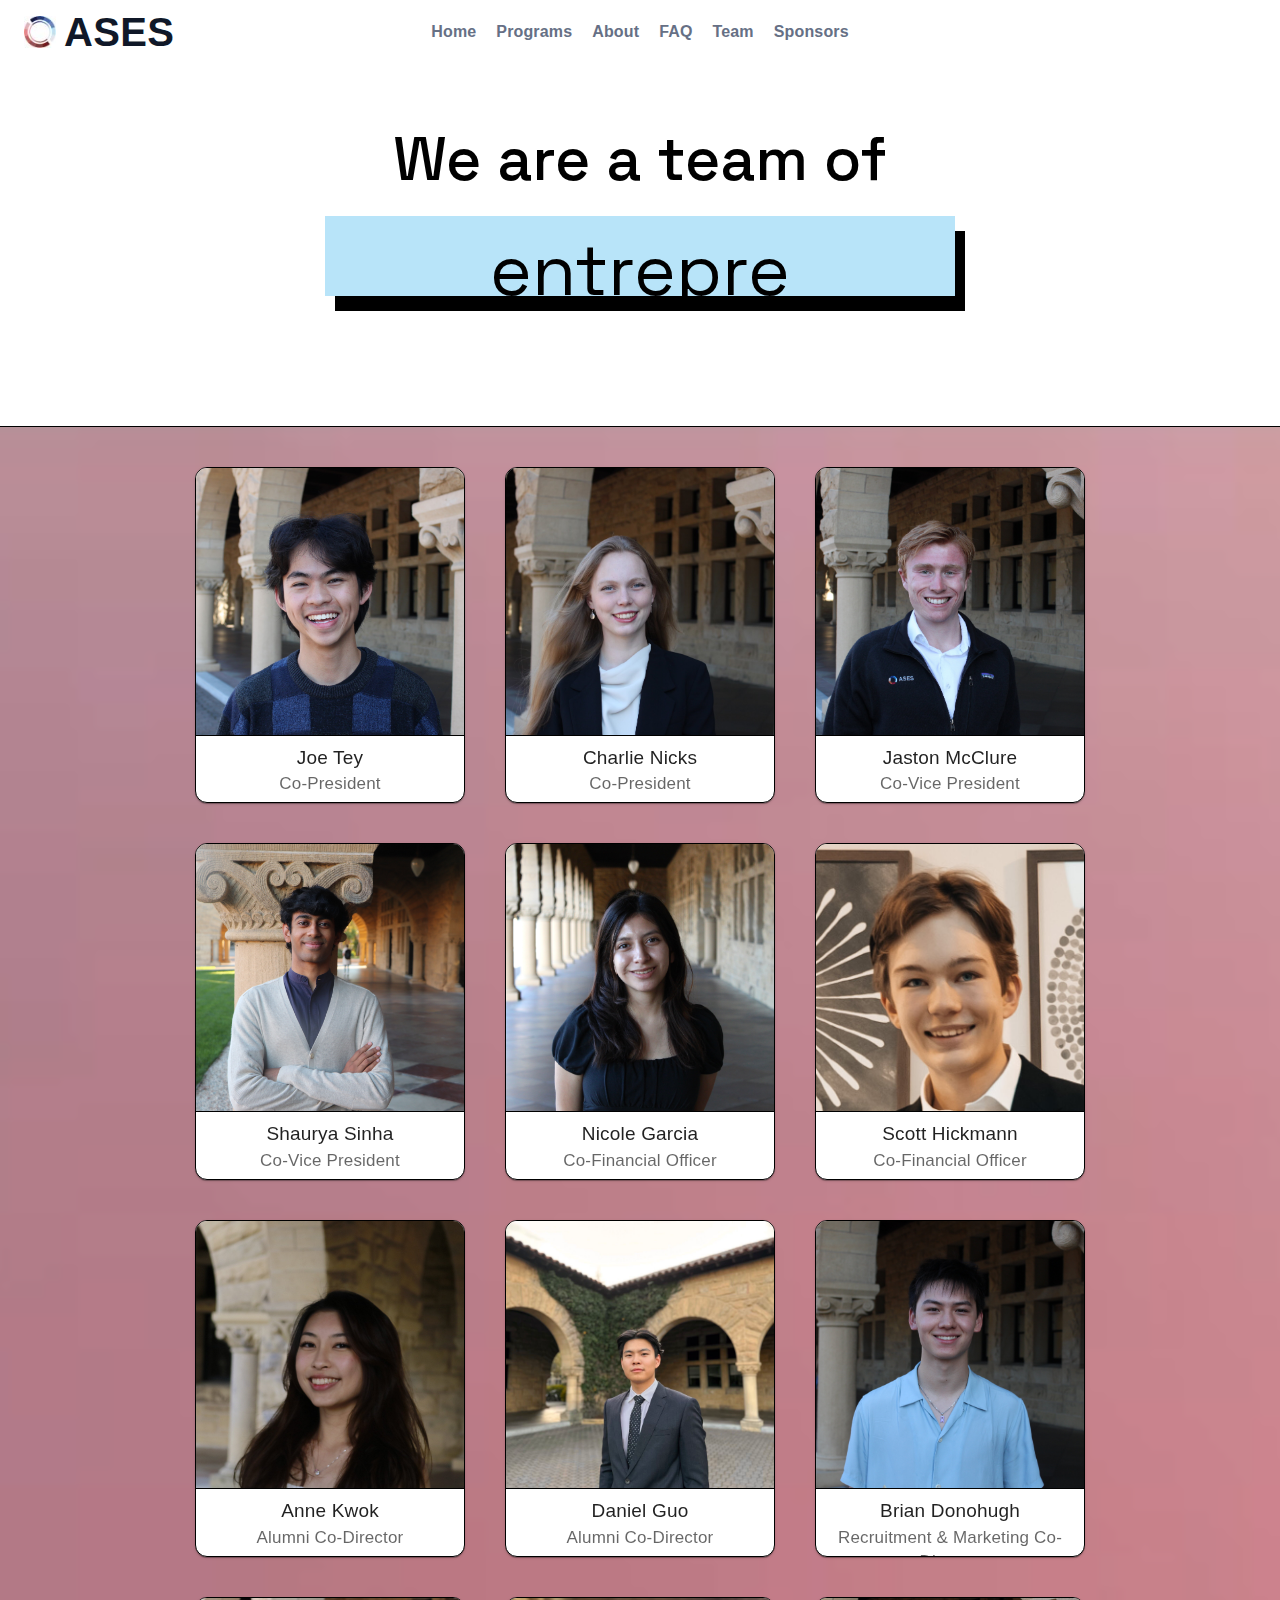
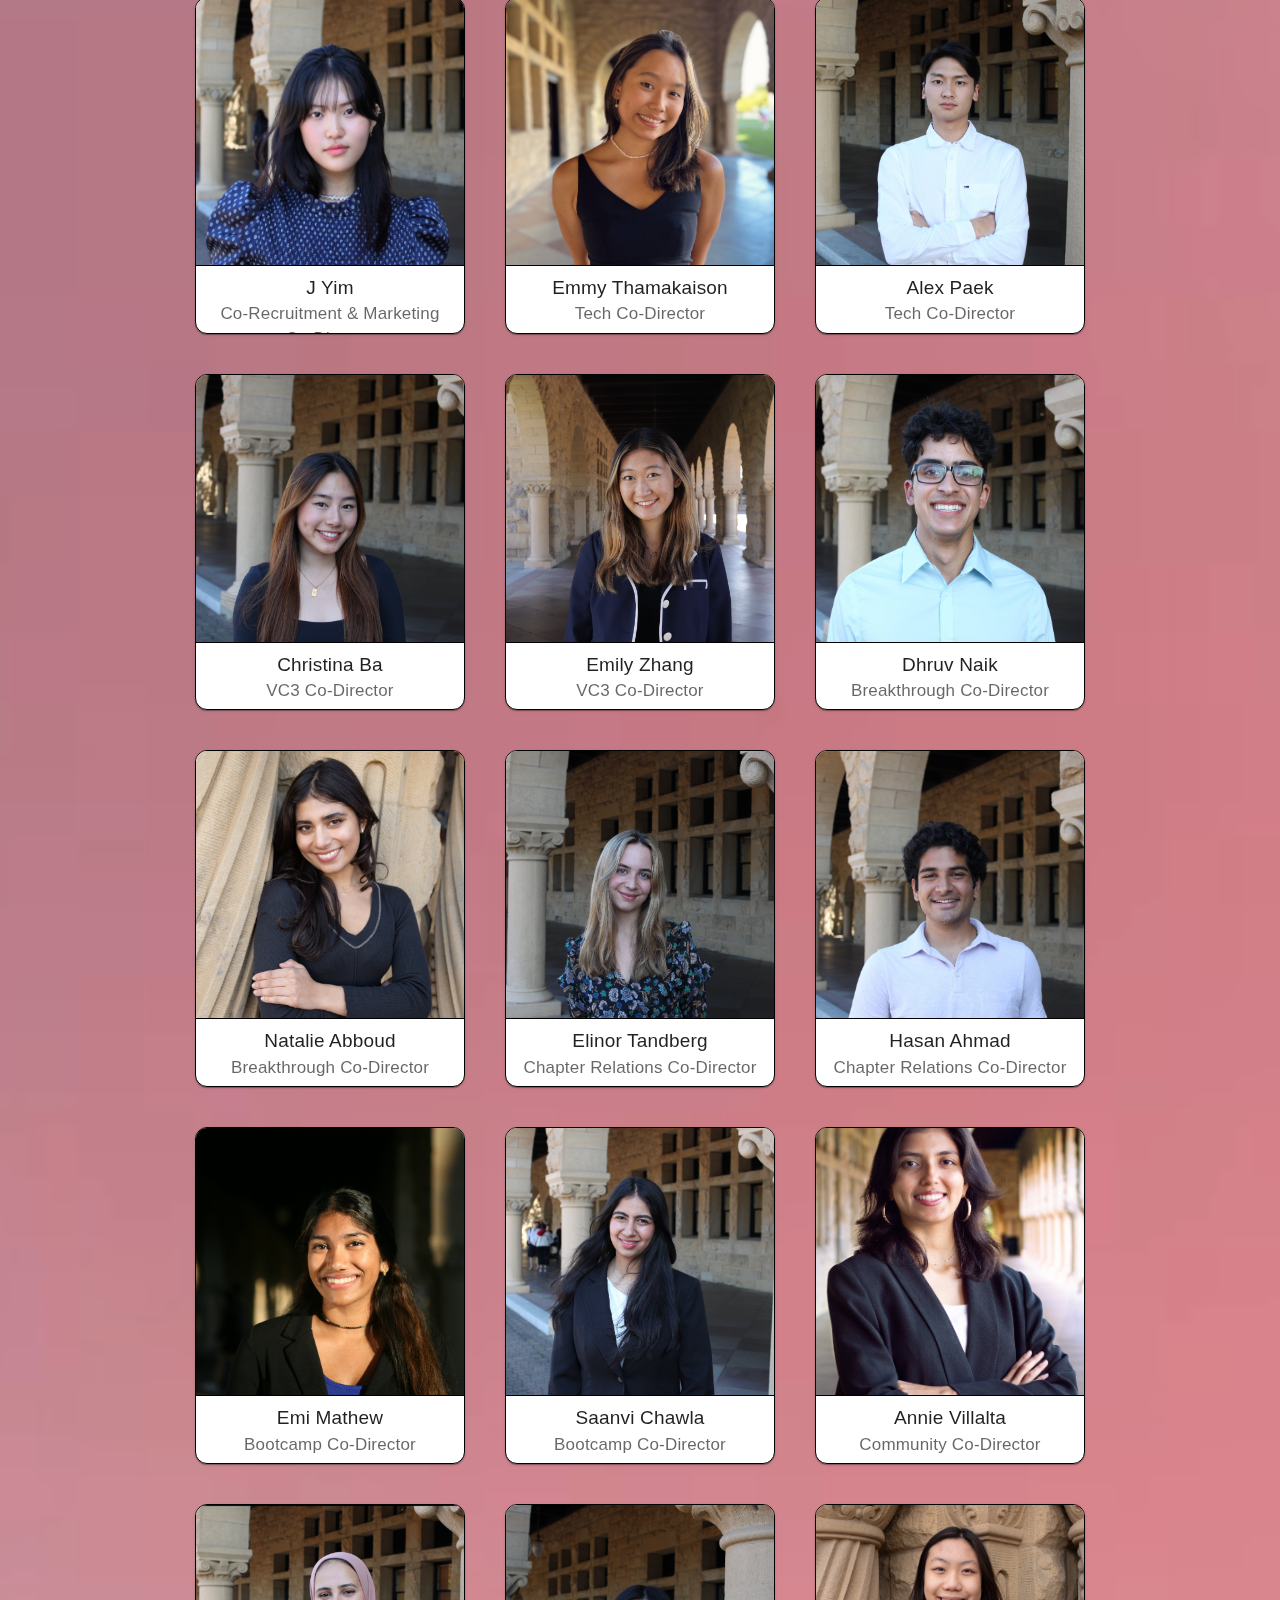
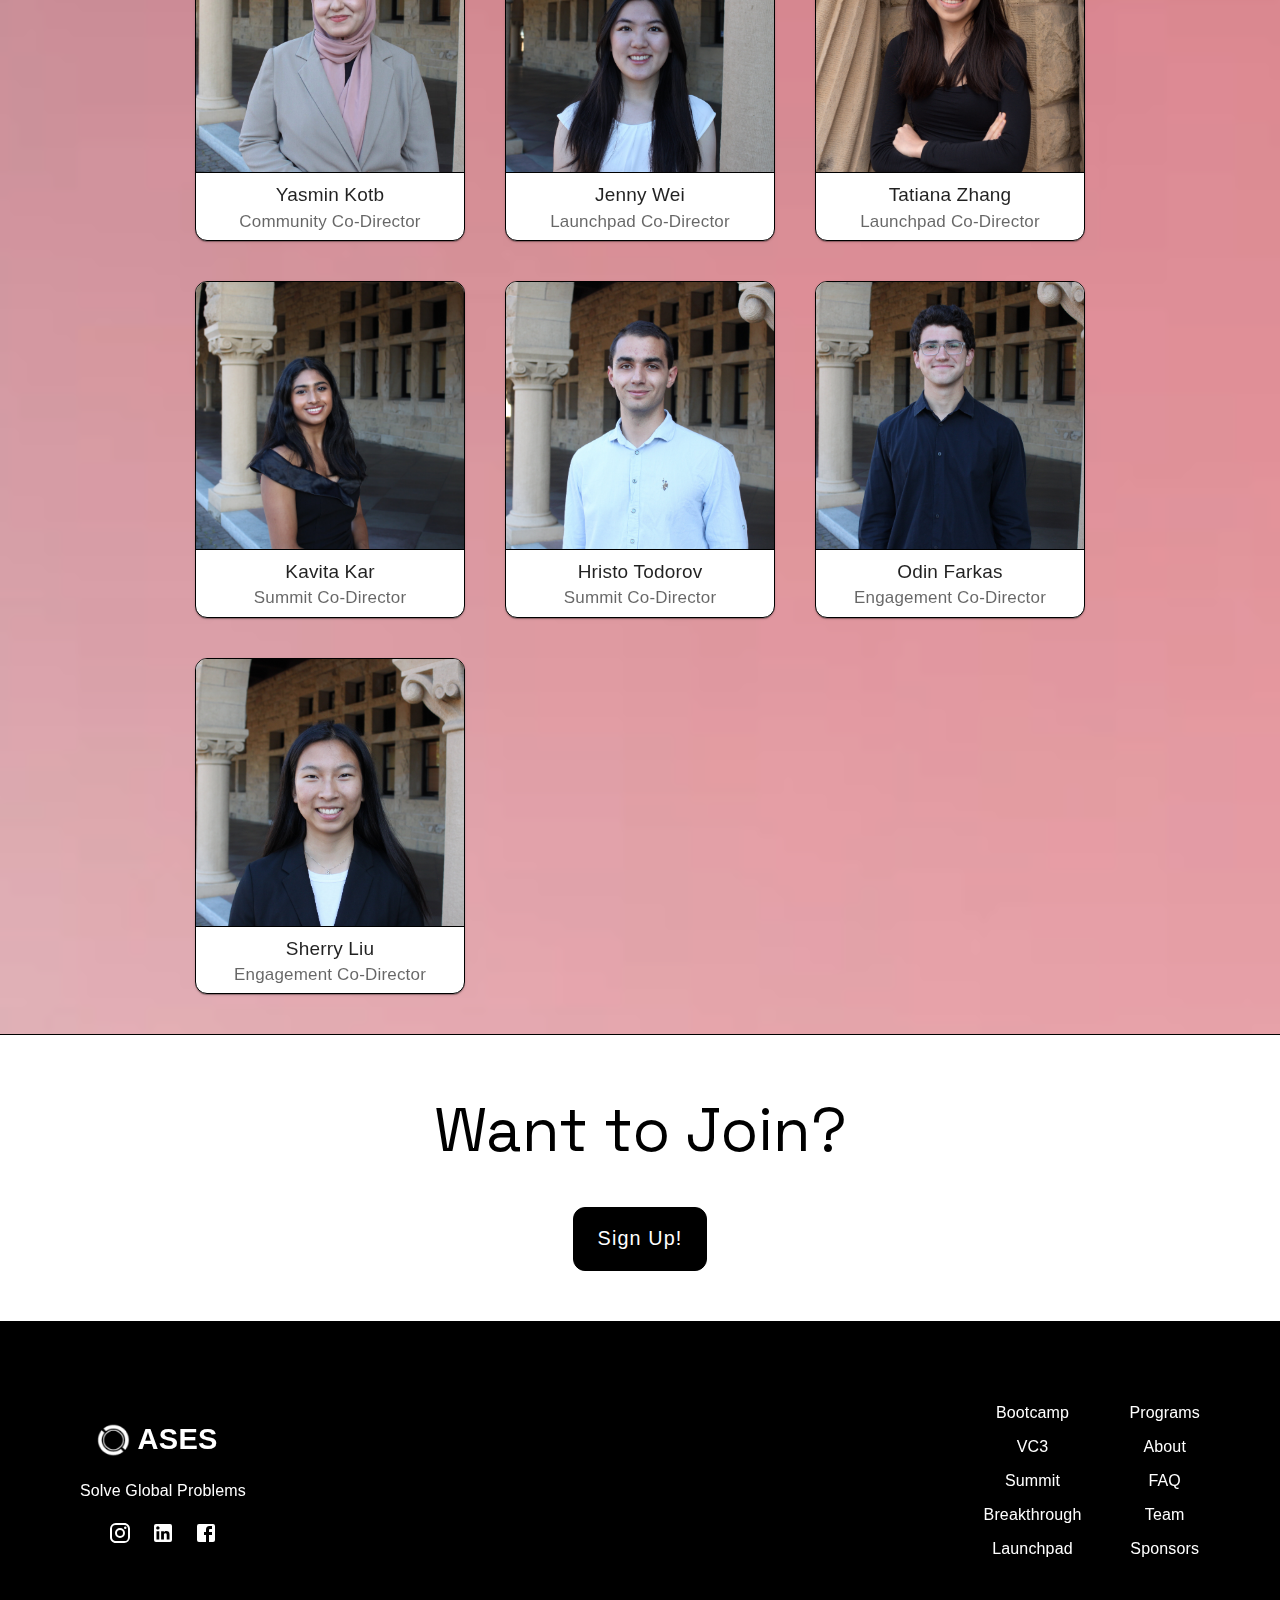
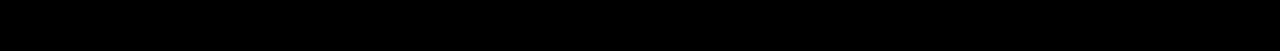
<file: team.html>
<!DOCTYPE html><html lang="en" class="undefined"><head><meta charSet="utf-8"/><meta name="viewport" content="width=device-width, initial-scale=1"/><link rel="preload" href="/_next/static/media/2d141e1a38819612-s.p.woff2" as="font" crossorigin="" type="font/woff2"/><link rel="preload" href="/_next/static/media/c9a5bc6a7c948fb0-s.p.woff2" as="font" crossorigin="" type="font/woff2"/><link rel="preload" as="image" href="/logo-normal.jpg"/><link rel="preload" as="image" href="/logo-white.png"/><link rel="stylesheet" href="/_next/static/css/dd29997b30750487.css" data-precedence="next"/><link rel="stylesheet" href="/_next/static/css/fa13442205cd2a99.css" data-precedence="next"/><link rel="preload" href="/_next/static/chunks/webpack-d12bd60e310c01ec.js" as="script" fetchPriority="low"/><script src="/_next/static/chunks/fd9d1056-c3ad285d24343bcd.js" async=""></script><script src="/_next/static/chunks/864-363495ee7e931e0e.js" async=""></script><script src="/_next/static/chunks/main-app-bece843446408cb1.js" async=""></script><title>Stanford ASES</title><meta name="description" content="Stanford&#x27;s premiere entrepreneurship society"/><meta name="next-size-adjust"/><script src="/_next/static/chunks/polyfills-c67a75d1b6f99dc8.js" noModule=""></script></head><body class="__className_641c3b"><div class="MuiBox-root css-0"><style data-emotion="css 8pnk87">.css-8pnk87{position:-webkit-sticky;position:sticky;width:100%;background-color:white;z-index:20;top:0;}</style><div class="MuiBox-root css-8pnk87"><style data-emotion="css i9gxme">.css-i9gxme{-webkit-box-flex:1;-webkit-flex-grow:1;-ms-flex-positive:1;flex-grow:1;}</style><div class="Topbar_desktop__78VE5 MuiBox-root css-i9gxme"><style data-emotion="css k1i2pg">.css-k1i2pg{display:-webkit-box;display:-webkit-flex;display:-ms-flexbox;display:flex;-webkit-flex-direction:column;-ms-flex-direction:column;flex-direction:column;width:100%;box-sizing:border-box;-webkit-flex-shrink:0;-ms-flex-negative:0;flex-shrink:0;position:static;background-color:#1976d2;color:#fff;}</style><style data-emotion="css duwuv1">.css-duwuv1{background-color:#fff;color:rgba(0, 0, 0, 0.87);-webkit-transition:box-shadow 300ms cubic-bezier(0.4, 0, 0.2, 1) 0ms;transition:box-shadow 300ms cubic-bezier(0.4, 0, 0.2, 1) 0ms;box-shadow:none;display:-webkit-box;display:-webkit-flex;display:-ms-flexbox;display:flex;-webkit-flex-direction:column;-ms-flex-direction:column;flex-direction:column;width:100%;box-sizing:border-box;-webkit-flex-shrink:0;-ms-flex-negative:0;flex-shrink:0;position:static;background-color:#1976d2;color:#fff;}</style><header class="MuiPaper-root MuiPaper-elevation MuiPaper-elevation0 MuiAppBar-root MuiAppBar-colorPrimary MuiAppBar-positionStatic css-duwuv1"><style data-emotion="css 1l473bi">.css-1l473bi{position:relative;display:-webkit-box;display:-webkit-flex;display:-ms-flexbox;display:flex;-webkit-align-items:center;-webkit-box-align:center;-ms-flex-align:center;align-items:center;padding-left:16px;padding-right:16px;min-height:56px;background:white;}@media (min-width:600px){.css-1l473bi{padding-left:24px;padding-right:24px;}}@media (min-width:0px){@media (orientation: landscape){.css-1l473bi{min-height:48px;}}}@media (min-width:600px){.css-1l473bi{min-height:64px;}}</style><div class="MuiToolbar-root MuiToolbar-gutters MuiToolbar-regular css-1l473bi"><a href="/"><img src="/logo-normal.jpg" alt="ases logo" width="33" height="33"/></a><style data-emotion="css 1cdh9m8">.css-1cdh9m8{display:-webkit-box;display:-webkit-flex;display:-ms-flexbox;display:flex;-webkit-flex-direction:row;-ms-flex-direction:row;flex-direction:row;-webkit-box-pack:justify;-webkit-justify-content:space-between;justify-content:space-between;width:100%;-webkit-align-items:center;-webkit-box-align:center;-ms-flex-align:center;align-items:center;margin-left:8px;white-space:nowrap;}</style><div class="MuiBox-root css-1cdh9m8"><a style="text-decoration:none" href="/"><style data-emotion="css 1o1i8ym">.css-1o1i8ym{margin:0;font-family:"Roboto","Helvetica","Arial",sans-serif;font-weight:400;font-size:1rem;line-height:1.5;letter-spacing:0.00938em;color:#101828;font-size:40px;font-weight:700;}</style><p class="MuiTypography-root MuiTypography-body1 css-1o1i8ym">ASES</p></a><style data-emotion="css 1qlpmbw">.css-1qlpmbw{display:-webkit-box;display:-webkit-flex;display:-ms-flexbox;display:flex;-webkit-flex-direction:row;-ms-flex-direction:row;flex-direction:row;-webkit-box-pack:center;-ms-flex-pack:center;-webkit-justify-content:center;justify-content:center;width:35%;}</style><div class="MuiBox-root css-1qlpmbw"><a style="text-decoration:none" href="/"><style data-emotion="css b4p8in">.css-b4p8in{margin:0;font-family:"Roboto","Helvetica","Arial",sans-serif;font-weight:400;font-size:1rem;line-height:1.5;letter-spacing:0.00938em;color:#667085;font-size:16px;font-weight:700;margin-right:20px;}</style><p class="MuiTypography-root MuiTypography-body1 css-b4p8in">Home</p></a><a style="text-decoration:none" href="/#programs"><p class="MuiTypography-root MuiTypography-body1 css-b4p8in">Programs</p></a><a style="text-decoration:none" href="/#about"><p class="MuiTypography-root MuiTypography-body1 css-b4p8in">About</p></a><a style="text-decoration:none" href="/#faq"><p class="MuiTypography-root MuiTypography-body1 css-b4p8in">FAQ</p></a><a style="text-decoration:none" href="/team"><p class="MuiTypography-root MuiTypography-body1 css-b4p8in">Team</p></a><a style="text-decoration:none" href="/#sponsors"><p class="MuiTypography-root MuiTypography-body1 css-b4p8in">Sponsors</p></a></div><style data-emotion="css agytt9">.css-agytt9{margin:0;font-family:"Roboto","Helvetica","Arial",sans-serif;font-weight:400;font-size:1rem;line-height:1.5;letter-spacing:0.00938em;color:#667085;font-size:16px;font-weight:700;margin-right:20px;visibility:hidden;}</style><p class="MuiTypography-root MuiTypography-body1 css-agytt9">Login/Sign Up</p></div></div></header></div><div class="Topbar_mobile___rw__ MuiBox-root css-i9gxme"><header class="MuiPaper-root MuiPaper-elevation MuiPaper-elevation0 MuiAppBar-root MuiAppBar-colorPrimary MuiAppBar-positionStatic css-duwuv1"><div class="MuiToolbar-root MuiToolbar-gutters MuiToolbar-regular css-1l473bi"><a href="/"><img src="/logo-normal.jpg" alt="ases logo" width="33" height="33"/></a><div class="MuiBox-root css-1cdh9m8"><a style="text-decoration:none" href="/"><style data-emotion="css t5mci5">.css-t5mci5{margin:0;font-family:"Roboto","Helvetica","Arial",sans-serif;font-weight:400;font-size:1rem;line-height:1.5;letter-spacing:0.00938em;color:#101828;font-size:30px;font-weight:700;}</style><p class="MuiTypography-root MuiTypography-body1 css-t5mci5">ASES</p></a><div class="MuiBox-root css-0"><style data-emotion="css t6qdqh">.css-t6qdqh{text-align:center;-webkit-flex:0 0 auto;-ms-flex:0 0 auto;flex:0 0 auto;font-size:1.5rem;padding:8px;border-radius:50%;overflow:visible;color:rgba(0, 0, 0, 0.54);-webkit-transition:background-color 150ms cubic-bezier(0.4, 0, 0.2, 1) 0ms;transition:background-color 150ms cubic-bezier(0.4, 0, 0.2, 1) 0ms;margin-left:-12px;}.css-t6qdqh:hover{background-color:rgba(0, 0, 0, 0.04);}@media (hover: none){.css-t6qdqh:hover{background-color:transparent;}}.css-t6qdqh.Mui-disabled{background-color:transparent;color:rgba(0, 0, 0, 0.26);}</style><style data-emotion="css 7vbamj">.css-7vbamj{display:-webkit-inline-box;display:-webkit-inline-flex;display:-ms-inline-flexbox;display:inline-flex;-webkit-align-items:center;-webkit-box-align:center;-ms-flex-align:center;align-items:center;-webkit-box-pack:center;-ms-flex-pack:center;-webkit-justify-content:center;justify-content:center;position:relative;box-sizing:border-box;-webkit-tap-highlight-color:transparent;background-color:transparent;outline:0;border:0;margin:0;border-radius:0;padding:0;cursor:pointer;-webkit-user-select:none;-moz-user-select:none;-ms-user-select:none;user-select:none;vertical-align:middle;-moz-appearance:none;-webkit-appearance:none;-webkit-text-decoration:none;text-decoration:none;color:inherit;text-align:center;-webkit-flex:0 0 auto;-ms-flex:0 0 auto;flex:0 0 auto;font-size:1.5rem;padding:8px;border-radius:50%;overflow:visible;color:rgba(0, 0, 0, 0.54);-webkit-transition:background-color 150ms cubic-bezier(0.4, 0, 0.2, 1) 0ms;transition:background-color 150ms cubic-bezier(0.4, 0, 0.2, 1) 0ms;margin-left:-12px;}.css-7vbamj::-moz-focus-inner{border-style:none;}.css-7vbamj.Mui-disabled{pointer-events:none;cursor:default;}@media print{.css-7vbamj{-webkit-print-color-adjust:exact;color-adjust:exact;}}.css-7vbamj:hover{background-color:rgba(0, 0, 0, 0.04);}@media (hover: none){.css-7vbamj:hover{background-color:transparent;}}.css-7vbamj.Mui-disabled{background-color:transparent;color:rgba(0, 0, 0, 0.26);}</style><button class="MuiButtonBase-root MuiIconButton-root MuiIconButton-edgeStart MuiIconButton-sizeMedium css-7vbamj" tabindex="0" type="button"><style data-emotion="css 1551pbe">.css-1551pbe{-webkit-user-select:none;-moz-user-select:none;-ms-user-select:none;user-select:none;width:1em;height:1em;display:inline-block;fill:currentColor;-webkit-flex-shrink:0;-ms-flex-negative:0;flex-shrink:0;-webkit-transition:fill 200ms cubic-bezier(0.4, 0, 0.2, 1) 0ms;transition:fill 200ms cubic-bezier(0.4, 0, 0.2, 1) 0ms;font-size:1.5rem;color:#667085;}</style><svg class="MuiSvgIcon-root MuiSvgIcon-fontSizeMedium css-1551pbe" focusable="false" aria-hidden="true" viewBox="0 0 24 24" data-testid="MenuIcon"><path d="M3 18h18v-2H3v2zm0-5h18v-2H3v2zm0-7v2h18V6H3z"></path></svg></button></div></div></div></header></div><style data-emotion="css a3xyjy">.css-a3xyjy{z-index:1200;}</style></div><style data-emotion="css zfsa89">.css-zfsa89{display:-webkit-box;display:-webkit-flex;display:-ms-flexbox;display:flex;-webkit-align-items:center;-webkit-box-align:center;-ms-flex-align:center;align-items:center;-webkit-flex-direction:column;-ms-flex-direction:column;flex-direction:column;max-width:500px;-webkit-box-pack:center;-ms-flex-pack:center;-webkit-justify-content:center;justify-content:center;margin:50px auto;}</style><div class="MuiBox-root css-zfsa89"><h1 style="font-size:calc(16px + 5vmin);padding-bottom:10px;font-weight:500">We are a team of</h1><div class="MuiBox-root css-0" style="width:70vmin;height:80px;background-color:#B8E4F9;display:flex;align-content:center;justify-content:center"><style data-emotion="css xi606m">.css-xi606m{text-align:center;}</style><div class="MuiBox-root css-xi606m"><h1 style="padding-bottom:20%;font-size:calc(18px + 6vmin);text-align:center"></h1></div></div><div class="MuiBox-root css-0" style="width:70vmin;height:80px;background-color:#000000;top:-65px;left:10px;position:relative;z-index:-1"></div></div><div class="TeamProfiles_profile_cards__IdfTX MuiBox-root css-0"><video class="TeamProfiles_teams_gradient__XV6Yk" autoPlay="" loop="" muted=""><source src="/bootcamp-hero-gradient.mp4" type="video/mp4"/></video><div class="TeamProfiles_desktop__wDbtA MuiBox-root css-0"><div class="TeamProfiles_gridContainer__SgU2d MuiBox-root css-0"><style data-emotion="css wdd5j3">.css-wdd5j3{overflow:hidden;width:270px;height:calc(308px + 3.2vmin);background-color:F8F9FC;border:1px solid black;border-radius:12px;}.css-wdd5j3:hover{background-color:black;}</style><style data-emotion="css 17tnwxj">.css-17tnwxj{background-color:#fff;color:rgba(0, 0, 0, 0.87);-webkit-transition:box-shadow 300ms cubic-bezier(0.4, 0, 0.2, 1) 0ms;transition:box-shadow 300ms cubic-bezier(0.4, 0, 0.2, 1) 0ms;border-radius:4px;box-shadow:0px 2px 1px -1px rgba(0,0,0,0.2),0px 1px 1px 0px rgba(0,0,0,0.14),0px 1px 3px 0px rgba(0,0,0,0.12);overflow:hidden;width:270px;height:calc(308px + 3.2vmin);background-color:F8F9FC;border:1px solid black;border-radius:12px;}.css-17tnwxj:hover{background-color:black;}</style><div class="MuiPaper-root MuiPaper-elevation MuiPaper-rounded MuiPaper-elevation1 MuiCard-root css-17tnwxj"><style data-emotion="css azlcmv">.css-azlcmv{display:block;-webkit-background-size:cover;background-size:cover;background-repeat:no-repeat;-webkit-background-position:center;background-position:center;height:calc(250px + 2vmin);border-bottom:1px solid black;}</style><div class="MuiCardMedia-root css-azlcmv" role="img" style="background-image:url(&quot;/Joe_Tey.jpg&quot;)" title="Profile Image"></div><style data-emotion="css 1mp7c2r">.css-1mp7c2r{padding:16px;display:-webkit-box;display:-webkit-flex;display:-ms-flexbox;display:flex;-webkit-flex-direction:column;-ms-flex-direction:column;flex-direction:column;-webkit-align-items:center;-webkit-box-align:center;-ms-flex-align:center;align-items:center;-webkit-box-pack:center;-ms-flex-pack:center;-webkit-justify-content:center;justify-content:center;padding:0.5rem;}.css-1mp7c2r:last-child{padding-bottom:24px;}</style><div class="MuiCardContent-root css-1mp7c2r"><style data-emotion="css 147kpcu">.css-147kpcu{margin:0;font-family:"Roboto","Helvetica","Arial",sans-serif;font-weight:400;font-size:1rem;line-height:1.5;letter-spacing:0.00938em;text-align:center;color:rgba(0, 0, 0, 0.87);font-size:calc(10px + 1vmin);}</style><p class="MuiTypography-root MuiTypography-body1 MuiTypography-alignCenter css-147kpcu">Joe Tey</p><style data-emotion="css 2skhyu">.css-2skhyu{margin:0;font-family:"Roboto","Helvetica","Arial",sans-serif;font-weight:400;font-size:0.875rem;line-height:1.43;letter-spacing:0.01071em;text-align:center;color:rgba(0, 0, 0, 0.6);font-size:calc(8px + 1vmin);}</style><p class="MuiTypography-root MuiTypography-body2 MuiTypography-alignCenter css-2skhyu">Co-President</p></div></div><div class="MuiPaper-root MuiPaper-elevation MuiPaper-rounded MuiPaper-elevation1 MuiCard-root css-17tnwxj"><div class="MuiCardMedia-root css-azlcmv" role="img" style="background-image:url(&quot;/Charlie_Nicks.jpg&quot;)" title="Profile Image"></div><div class="MuiCardContent-root css-1mp7c2r"><p class="MuiTypography-root MuiTypography-body1 MuiTypography-alignCenter css-147kpcu">Charlie Nicks</p><p class="MuiTypography-root MuiTypography-body2 MuiTypography-alignCenter css-2skhyu">Co-President</p></div></div><div class="MuiPaper-root MuiPaper-elevation MuiPaper-rounded MuiPaper-elevation1 MuiCard-root css-17tnwxj"><div class="MuiCardMedia-root css-azlcmv" role="img" style="background-image:url(&quot;/Jaston_McClure.JPG&quot;)" title="Profile Image"></div><div class="MuiCardContent-root css-1mp7c2r"><p class="MuiTypography-root MuiTypography-body1 MuiTypography-alignCenter css-147kpcu">Jaston McClure</p><p class="MuiTypography-root MuiTypography-body2 MuiTypography-alignCenter css-2skhyu">Co-Vice President</p></div></div><div class="MuiPaper-root MuiPaper-elevation MuiPaper-rounded MuiPaper-elevation1 MuiCard-root css-17tnwxj"><div class="MuiCardMedia-root css-azlcmv" role="img" style="background-image:url(&quot;/Shaurya Headshot.jpg&quot;)" title="Profile Image"></div><div class="MuiCardContent-root css-1mp7c2r"><p class="MuiTypography-root MuiTypography-body1 MuiTypography-alignCenter css-147kpcu">Shaurya Sinha</p><p class="MuiTypography-root MuiTypography-body2 MuiTypography-alignCenter css-2skhyu">Co-Vice President</p></div></div><div class="MuiPaper-root MuiPaper-elevation MuiPaper-rounded MuiPaper-elevation1 MuiCard-root css-17tnwxj"><div class="MuiCardMedia-root css-azlcmv" role="img" style="background-image:url(&quot;/Nicole_Garcia.JPG&quot;)" title="Profile Image"></div><div class="MuiCardContent-root css-1mp7c2r"><p class="MuiTypography-root MuiTypography-body1 MuiTypography-alignCenter css-147kpcu">Nicole Garcia</p><p class="MuiTypography-root MuiTypography-body2 MuiTypography-alignCenter css-2skhyu">Co-Financial Officer</p></div></div><div class="MuiPaper-root MuiPaper-elevation MuiPaper-rounded MuiPaper-elevation1 MuiCard-root css-17tnwxj"><div class="MuiCardMedia-root css-azlcmv" role="img" style="background-image:url(&quot;/Scott_Hickmann.jpg&quot;)" title="Profile Image"></div><div class="MuiCardContent-root css-1mp7c2r"><p class="MuiTypography-root MuiTypography-body1 MuiTypography-alignCenter css-147kpcu">Scott Hickmann</p><p class="MuiTypography-root MuiTypography-body2 MuiTypography-alignCenter css-2skhyu">Co-Financial Officer</p></div></div><div class="MuiPaper-root MuiPaper-elevation MuiPaper-rounded MuiPaper-elevation1 MuiCard-root css-17tnwxj"><div class="MuiCardMedia-root css-azlcmv" role="img" style="background-image:url(&quot;/Anne_Kwok.jpg&quot;)" title="Profile Image"></div><div class="MuiCardContent-root css-1mp7c2r"><p class="MuiTypography-root MuiTypography-body1 MuiTypography-alignCenter css-147kpcu">Anne Kwok</p><p class="MuiTypography-root MuiTypography-body2 MuiTypography-alignCenter css-2skhyu">Alumni Co-Director</p></div></div><div class="MuiPaper-root MuiPaper-elevation MuiPaper-rounded MuiPaper-elevation1 MuiCard-root css-17tnwxj"><div class="MuiCardMedia-root css-azlcmv" role="img" style="background-image:url(&quot;/Daniel_Guo.jpg&quot;)" title="Profile Image"></div><div class="MuiCardContent-root css-1mp7c2r"><p class="MuiTypography-root MuiTypography-body1 MuiTypography-alignCenter css-147kpcu">Daniel Guo</p><p class="MuiTypography-root MuiTypography-body2 MuiTypography-alignCenter css-2skhyu">Alumni Co-Director</p></div></div><div class="MuiPaper-root MuiPaper-elevation MuiPaper-rounded MuiPaper-elevation1 MuiCard-root css-17tnwxj"><div class="MuiCardMedia-root css-azlcmv" role="img" style="background-image:url(&quot;/Brian_Donohugh.JPG&quot;)" title="Profile Image"></div><div class="MuiCardContent-root css-1mp7c2r"><p class="MuiTypography-root MuiTypography-body1 MuiTypography-alignCenter css-147kpcu">Brian Donohugh</p><p class="MuiTypography-root MuiTypography-body2 MuiTypography-alignCenter css-2skhyu">Recruitment &amp; Marketing Co-Director</p></div></div><div class="MuiPaper-root MuiPaper-elevation MuiPaper-rounded MuiPaper-elevation1 MuiCard-root css-17tnwxj"><div class="MuiCardMedia-root css-azlcmv" role="img" style="background-image:url(&quot;/J_Yim.jpg&quot;)" title="Profile Image"></div><div class="MuiCardContent-root css-1mp7c2r"><p class="MuiTypography-root MuiTypography-body1 MuiTypography-alignCenter css-147kpcu">J Yim</p><p class="MuiTypography-root MuiTypography-body2 MuiTypography-alignCenter css-2skhyu">Co-Recruitment &amp; Marketing Co-Director</p></div></div><div class="MuiPaper-root MuiPaper-elevation MuiPaper-rounded MuiPaper-elevation1 MuiCard-root css-17tnwxj"><div class="MuiCardMedia-root css-azlcmv" role="img" style="background-image:url(&quot;/Emmy_Thamakaison.jpg&quot;)" title="Profile Image"></div><div class="MuiCardContent-root css-1mp7c2r"><p class="MuiTypography-root MuiTypography-body1 MuiTypography-alignCenter css-147kpcu">Emmy Thamakaison</p><p class="MuiTypography-root MuiTypography-body2 MuiTypography-alignCenter css-2skhyu">Tech Co-Director</p></div></div><div class="MuiPaper-root MuiPaper-elevation MuiPaper-rounded MuiPaper-elevation1 MuiCard-root css-17tnwxj"><div class="MuiCardMedia-root css-azlcmv" role="img" style="background-image:url(&quot;/Alex_Paek.JPG&quot;)" title="Profile Image"></div><div class="MuiCardContent-root css-1mp7c2r"><p class="MuiTypography-root MuiTypography-body1 MuiTypography-alignCenter css-147kpcu">Alex Paek</p><p class="MuiTypography-root MuiTypography-body2 MuiTypography-alignCenter css-2skhyu">Tech Co-Director</p></div></div><div class="MuiPaper-root MuiPaper-elevation MuiPaper-rounded MuiPaper-elevation1 MuiCard-root css-17tnwxj"><div class="MuiCardMedia-root css-azlcmv" role="img" style="background-image:url(&quot;/Christina_Ba.JPG&quot;)" title="Profile Image"></div><div class="MuiCardContent-root css-1mp7c2r"><p class="MuiTypography-root MuiTypography-body1 MuiTypography-alignCenter css-147kpcu">Christina Ba</p><p class="MuiTypography-root MuiTypography-body2 MuiTypography-alignCenter css-2skhyu">VC3 Co-Director</p></div></div><div class="MuiPaper-root MuiPaper-elevation MuiPaper-rounded MuiPaper-elevation1 MuiCard-root css-17tnwxj"><div class="MuiCardMedia-root css-azlcmv" role="img" style="background-image:url(&quot;/Emily_Zhang.JPG&quot;)" title="Profile Image"></div><div class="MuiCardContent-root css-1mp7c2r"><p class="MuiTypography-root MuiTypography-body1 MuiTypography-alignCenter css-147kpcu">Emily Zhang</p><p class="MuiTypography-root MuiTypography-body2 MuiTypography-alignCenter css-2skhyu">VC3 Co-Director</p></div></div><div class="MuiPaper-root MuiPaper-elevation MuiPaper-rounded MuiPaper-elevation1 MuiCard-root css-17tnwxj"><div class="MuiCardMedia-root css-azlcmv" role="img" style="background-image:url(&quot;/Dhruv_Naik.jpg&quot;)" title="Profile Image"></div><div class="MuiCardContent-root css-1mp7c2r"><p class="MuiTypography-root MuiTypography-body1 MuiTypography-alignCenter css-147kpcu">Dhruv Naik</p><p class="MuiTypography-root MuiTypography-body2 MuiTypography-alignCenter css-2skhyu">Breakthrough Co-Director</p></div></div><div class="MuiPaper-root MuiPaper-elevation MuiPaper-rounded MuiPaper-elevation1 MuiCard-root css-17tnwxj"><div class="MuiCardMedia-root css-azlcmv" role="img" style="background-image:url(&quot;/Natalie_Abboud.jpg&quot;)" title="Profile Image"></div><div class="MuiCardContent-root css-1mp7c2r"><p class="MuiTypography-root MuiTypography-body1 MuiTypography-alignCenter css-147kpcu">Natalie Abboud</p><p class="MuiTypography-root MuiTypography-body2 MuiTypography-alignCenter css-2skhyu">Breakthrough Co-Director</p></div></div><div class="MuiPaper-root MuiPaper-elevation MuiPaper-rounded MuiPaper-elevation1 MuiCard-root css-17tnwxj"><div class="MuiCardMedia-root css-azlcmv" role="img" style="background-image:url(&quot;/Elinor_Tandberg.JPG&quot;)" title="Profile Image"></div><div class="MuiCardContent-root css-1mp7c2r"><p class="MuiTypography-root MuiTypography-body1 MuiTypography-alignCenter css-147kpcu">Elinor Tandberg</p><p class="MuiTypography-root MuiTypography-body2 MuiTypography-alignCenter css-2skhyu">Chapter Relations Co-Director</p></div></div><div class="MuiPaper-root MuiPaper-elevation MuiPaper-rounded MuiPaper-elevation1 MuiCard-root css-17tnwxj"><div class="MuiCardMedia-root css-azlcmv" role="img" style="background-image:url(&quot;/Hasan_Ahmad.JPG&quot;)" title="Profile Image"></div><div class="MuiCardContent-root css-1mp7c2r"><p class="MuiTypography-root MuiTypography-body1 MuiTypography-alignCenter css-147kpcu">Hasan Ahmad</p><p class="MuiTypography-root MuiTypography-body2 MuiTypography-alignCenter css-2skhyu">Chapter Relations Co-Director</p></div></div><div class="MuiPaper-root MuiPaper-elevation MuiPaper-rounded MuiPaper-elevation1 MuiCard-root css-17tnwxj"><div class="MuiCardMedia-root css-azlcmv" role="img" style="background-image:url(&quot;/Emi_Mathew.JPG&quot;)" title="Profile Image"></div><div class="MuiCardContent-root css-1mp7c2r"><p class="MuiTypography-root MuiTypography-body1 MuiTypography-alignCenter css-147kpcu">Emi Mathew</p><p class="MuiTypography-root MuiTypography-body2 MuiTypography-alignCenter css-2skhyu">Bootcamp Co-Director</p></div></div><div class="MuiPaper-root MuiPaper-elevation MuiPaper-rounded MuiPaper-elevation1 MuiCard-root css-17tnwxj"><div class="MuiCardMedia-root css-azlcmv" role="img" style="background-image:url(&quot;/Saanvi_Chawla.JPG&quot;)" title="Profile Image"></div><div class="MuiCardContent-root css-1mp7c2r"><p class="MuiTypography-root MuiTypography-body1 MuiTypography-alignCenter css-147kpcu">Saanvi Chawla</p><p class="MuiTypography-root MuiTypography-body2 MuiTypography-alignCenter css-2skhyu">Bootcamp Co-Director</p></div></div><div class="MuiPaper-root MuiPaper-elevation MuiPaper-rounded MuiPaper-elevation1 MuiCard-root css-17tnwxj"><div class="MuiCardMedia-root css-azlcmv" role="img" style="background-image:url(&quot;/Annie_Villalta.jpg&quot;)" title="Profile Image"></div><div class="MuiCardContent-root css-1mp7c2r"><p class="MuiTypography-root MuiTypography-body1 MuiTypography-alignCenter css-147kpcu">Annie Villalta</p><p class="MuiTypography-root MuiTypography-body2 MuiTypography-alignCenter css-2skhyu">Community Co-Director</p></div></div><div class="MuiPaper-root MuiPaper-elevation MuiPaper-rounded MuiPaper-elevation1 MuiCard-root css-17tnwxj"><div class="MuiCardMedia-root css-azlcmv" role="img" style="background-image:url(&quot;/Yasmin_Kotb.jpg&quot;)" title="Profile Image"></div><div class="MuiCardContent-root css-1mp7c2r"><p class="MuiTypography-root MuiTypography-body1 MuiTypography-alignCenter css-147kpcu">Yasmin Kotb</p><p class="MuiTypography-root MuiTypography-body2 MuiTypography-alignCenter css-2skhyu">Community Co-Director</p></div></div><div class="MuiPaper-root MuiPaper-elevation MuiPaper-rounded MuiPaper-elevation1 MuiCard-root css-17tnwxj"><div class="MuiCardMedia-root css-azlcmv" role="img" style="background-image:url(&quot;/Jenny_Wei.jpg&quot;)" title="Profile Image"></div><div class="MuiCardContent-root css-1mp7c2r"><p class="MuiTypography-root MuiTypography-body1 MuiTypography-alignCenter css-147kpcu">Jenny Wei</p><p class="MuiTypography-root MuiTypography-body2 MuiTypography-alignCenter css-2skhyu">Launchpad Co-Director</p></div></div><div class="MuiPaper-root MuiPaper-elevation MuiPaper-rounded MuiPaper-elevation1 MuiCard-root css-17tnwxj"><div class="MuiCardMedia-root css-azlcmv" role="img" style="background-image:url(&quot;/Tatiana_Zhang.jpg&quot;)" title="Profile Image"></div><div class="MuiCardContent-root css-1mp7c2r"><p class="MuiTypography-root MuiTypography-body1 MuiTypography-alignCenter css-147kpcu">Tatiana Zhang</p><p class="MuiTypography-root MuiTypography-body2 MuiTypography-alignCenter css-2skhyu">Launchpad Co-Director</p></div></div><div class="MuiPaper-root MuiPaper-elevation MuiPaper-rounded MuiPaper-elevation1 MuiCard-root css-17tnwxj"><div class="MuiCardMedia-root css-azlcmv" role="img" style="background-image:url(&quot;/Kavita_Kar.JPG&quot;)" title="Profile Image"></div><div class="MuiCardContent-root css-1mp7c2r"><p class="MuiTypography-root MuiTypography-body1 MuiTypography-alignCenter css-147kpcu">Kavita Kar</p><p class="MuiTypography-root MuiTypography-body2 MuiTypography-alignCenter css-2skhyu">Summit Co-Director</p></div></div><div class="MuiPaper-root MuiPaper-elevation MuiPaper-rounded MuiPaper-elevation1 MuiCard-root css-17tnwxj"><div class="MuiCardMedia-root css-azlcmv" role="img" style="background-image:url(&quot;/Hristo_Todorov.jpg&quot;)" title="Profile Image"></div><div class="MuiCardContent-root css-1mp7c2r"><p class="MuiTypography-root MuiTypography-body1 MuiTypography-alignCenter css-147kpcu">Hristo Todorov</p><p class="MuiTypography-root MuiTypography-body2 MuiTypography-alignCenter css-2skhyu">Summit Co-Director</p></div></div><div class="MuiPaper-root MuiPaper-elevation MuiPaper-rounded MuiPaper-elevation1 MuiCard-root css-17tnwxj"><div class="MuiCardMedia-root css-azlcmv" role="img" style="background-image:url(&quot;/Odin_Farkas.JPG&quot;)" title="Profile Image"></div><div class="MuiCardContent-root css-1mp7c2r"><p class="MuiTypography-root MuiTypography-body1 MuiTypography-alignCenter css-147kpcu">Odin Farkas</p><p class="MuiTypography-root MuiTypography-body2 MuiTypography-alignCenter css-2skhyu">Engagement Co-Director</p></div></div><div class="MuiPaper-root MuiPaper-elevation MuiPaper-rounded MuiPaper-elevation1 MuiCard-root css-17tnwxj"><div class="MuiCardMedia-root css-azlcmv" role="img" style="background-image:url(&quot;/Sherry_Liu.JPG&quot;)" title="Profile Image"></div><div class="MuiCardContent-root css-1mp7c2r"><p class="MuiTypography-root MuiTypography-body1 MuiTypography-alignCenter css-147kpcu">Sherry Liu</p><p class="MuiTypography-root MuiTypography-body2 MuiTypography-alignCenter css-2skhyu">Engagement Co-Director</p></div></div></div></div><div class="TeamProfiles_mobile__nQXJK MuiBox-root css-0"><style data-emotion="css vswi01">.css-vswi01{display:-webkit-box;display:-webkit-flex;display:-ms-flexbox;display:flex;-webkit-box-pack:justify;-webkit-justify-content:space-between;justify-content:space-between;-webkit-align-items:center;-webkit-box-align:center;-ms-flex-align:center;align-items:center;padding:40px;}</style><div class="MuiBox-root css-vswi01"><style data-emotion="css zgb6kg">.css-zgb6kg{text-align:center;-webkit-flex:0 0 auto;-ms-flex:0 0 auto;flex:0 0 auto;font-size:1.5rem;padding:8px;border-radius:50%;overflow:visible;color:rgba(0, 0, 0, 0.54);-webkit-transition:background-color 150ms cubic-bezier(0.4, 0, 0.2, 1) 0ms;transition:background-color 150ms cubic-bezier(0.4, 0, 0.2, 1) 0ms;margin-left:-12px;background-color:black;border-radius:12px;margin:40px;}.css-zgb6kg:hover{background-color:rgba(0, 0, 0, 0.04);}@media (hover: none){.css-zgb6kg:hover{background-color:transparent;}}.css-zgb6kg.Mui-disabled{background-color:transparent;color:rgba(0, 0, 0, 0.26);}</style><style data-emotion="css 1gz7xtf">.css-1gz7xtf{display:-webkit-inline-box;display:-webkit-inline-flex;display:-ms-inline-flexbox;display:inline-flex;-webkit-align-items:center;-webkit-box-align:center;-ms-flex-align:center;align-items:center;-webkit-box-pack:center;-ms-flex-pack:center;-webkit-justify-content:center;justify-content:center;position:relative;box-sizing:border-box;-webkit-tap-highlight-color:transparent;background-color:transparent;outline:0;border:0;margin:0;border-radius:0;padding:0;cursor:pointer;-webkit-user-select:none;-moz-user-select:none;-ms-user-select:none;user-select:none;vertical-align:middle;-moz-appearance:none;-webkit-appearance:none;-webkit-text-decoration:none;text-decoration:none;color:inherit;text-align:center;-webkit-flex:0 0 auto;-ms-flex:0 0 auto;flex:0 0 auto;font-size:1.5rem;padding:8px;border-radius:50%;overflow:visible;color:rgba(0, 0, 0, 0.54);-webkit-transition:background-color 150ms cubic-bezier(0.4, 0, 0.2, 1) 0ms;transition:background-color 150ms cubic-bezier(0.4, 0, 0.2, 1) 0ms;margin-left:-12px;background-color:black;border-radius:12px;margin:40px;}.css-1gz7xtf::-moz-focus-inner{border-style:none;}.css-1gz7xtf.Mui-disabled{pointer-events:none;cursor:default;}@media print{.css-1gz7xtf{-webkit-print-color-adjust:exact;color-adjust:exact;}}.css-1gz7xtf:hover{background-color:rgba(0, 0, 0, 0.04);}@media (hover: none){.css-1gz7xtf:hover{background-color:transparent;}}.css-1gz7xtf.Mui-disabled{background-color:transparent;color:rgba(0, 0, 0, 0.26);}</style><button class="MuiButtonBase-root MuiIconButton-root MuiIconButton-edgeStart MuiIconButton-sizeMedium css-1gz7xtf" tabindex="0" type="button"><style data-emotion="css 1okqa6k">.css-1okqa6k{-webkit-user-select:none;-moz-user-select:none;-ms-user-select:none;user-select:none;width:1em;height:1em;display:inline-block;fill:currentColor;-webkit-flex-shrink:0;-ms-flex-negative:0;flex-shrink:0;-webkit-transition:fill 200ms cubic-bezier(0.4, 0, 0.2, 1) 0ms;transition:fill 200ms cubic-bezier(0.4, 0, 0.2, 1) 0ms;font-size:1.5rem;color:white;}</style><svg class="MuiSvgIcon-root MuiSvgIcon-fontSizeMedium css-1okqa6k" focusable="false" aria-hidden="true" viewBox="0 0 24 24" data-testid="NavigateBeforeIcon"><path d="M15.41 7.41 14 6l-6 6 6 6 1.41-1.41L10.83 12z"></path></svg></button><div class="MuiPaper-root MuiPaper-elevation MuiPaper-rounded MuiPaper-elevation1 MuiCard-root css-17tnwxj"><div class="MuiCardMedia-root css-azlcmv" role="img" style="background-image:url(&quot;/Joe_Tey.jpg&quot;)" title="Profile Image"></div><div class="MuiCardContent-root css-1mp7c2r"><p class="MuiTypography-root MuiTypography-body1 MuiTypography-alignCenter css-147kpcu">Joe Tey</p><p class="MuiTypography-root MuiTypography-body2 MuiTypography-alignCenter css-2skhyu">Co-President</p></div></div><button class="MuiButtonBase-root MuiIconButton-root MuiIconButton-edgeStart MuiIconButton-sizeMedium css-1gz7xtf" tabindex="0" type="button"><svg class="MuiSvgIcon-root MuiSvgIcon-fontSizeMedium css-1okqa6k" focusable="false" aria-hidden="true" viewBox="0 0 24 24" data-testid="NavigateNextIcon"><path d="M10 6 8.59 7.41 13.17 12l-4.58 4.59L10 18l6-6z"></path></svg></button></div></div></div><div class="MuiBox-root css-zfsa89"><h1 style="font-size:calc(16px + 5vmin);padding-bottom:30px">Want to Join?</h1><style data-emotion="css c411ed">.css-c411ed{font-family:"Roboto","Helvetica","Arial",sans-serif;font-weight:500;font-size:0.875rem;line-height:1.75;letter-spacing:0.02857em;text-transform:uppercase;min-width:64px;padding:6px 8px;border-radius:4px;-webkit-transition:background-color 250ms cubic-bezier(0.4, 0, 0.2, 1) 0ms,box-shadow 250ms cubic-bezier(0.4, 0, 0.2, 1) 0ms,border-color 250ms cubic-bezier(0.4, 0, 0.2, 1) 0ms,color 250ms cubic-bezier(0.4, 0, 0.2, 1) 0ms;transition:background-color 250ms cubic-bezier(0.4, 0, 0.2, 1) 0ms,box-shadow 250ms cubic-bezier(0.4, 0, 0.2, 1) 0ms,border-color 250ms cubic-bezier(0.4, 0, 0.2, 1) 0ms,color 250ms cubic-bezier(0.4, 0, 0.2, 1) 0ms;color:#1976d2;color:white;background-color:black;border-radius:12px;padding-left:24px;padding-right:24px;padding-top:16px;padding-bottom:16px;border:1.5px solid black;text-transform:none;}.css-c411ed:hover{-webkit-text-decoration:none;text-decoration:none;background-color:rgba(25, 118, 210, 0.04);}@media (hover: none){.css-c411ed:hover{background-color:transparent;}}.css-c411ed.Mui-disabled{color:rgba(0, 0, 0, 0.26);}.css-c411ed:hover{background-color:white;color:black;}</style><style data-emotion="css 1dwjgtu">.css-1dwjgtu{display:-webkit-inline-box;display:-webkit-inline-flex;display:-ms-inline-flexbox;display:inline-flex;-webkit-align-items:center;-webkit-box-align:center;-ms-flex-align:center;align-items:center;-webkit-box-pack:center;-ms-flex-pack:center;-webkit-justify-content:center;justify-content:center;position:relative;box-sizing:border-box;-webkit-tap-highlight-color:transparent;background-color:transparent;outline:0;border:0;margin:0;border-radius:0;padding:0;cursor:pointer;-webkit-user-select:none;-moz-user-select:none;-ms-user-select:none;user-select:none;vertical-align:middle;-moz-appearance:none;-webkit-appearance:none;-webkit-text-decoration:none;text-decoration:none;color:inherit;font-family:"Roboto","Helvetica","Arial",sans-serif;font-weight:500;font-size:0.875rem;line-height:1.75;letter-spacing:0.02857em;text-transform:uppercase;min-width:64px;padding:6px 8px;border-radius:4px;-webkit-transition:background-color 250ms cubic-bezier(0.4, 0, 0.2, 1) 0ms,box-shadow 250ms cubic-bezier(0.4, 0, 0.2, 1) 0ms,border-color 250ms cubic-bezier(0.4, 0, 0.2, 1) 0ms,color 250ms cubic-bezier(0.4, 0, 0.2, 1) 0ms;transition:background-color 250ms cubic-bezier(0.4, 0, 0.2, 1) 0ms,box-shadow 250ms cubic-bezier(0.4, 0, 0.2, 1) 0ms,border-color 250ms cubic-bezier(0.4, 0, 0.2, 1) 0ms,color 250ms cubic-bezier(0.4, 0, 0.2, 1) 0ms;color:#1976d2;color:white;background-color:black;border-radius:12px;padding-left:24px;padding-right:24px;padding-top:16px;padding-bottom:16px;border:1.5px solid black;text-transform:none;}.css-1dwjgtu::-moz-focus-inner{border-style:none;}.css-1dwjgtu.Mui-disabled{pointer-events:none;cursor:default;}@media print{.css-1dwjgtu{-webkit-print-color-adjust:exact;color-adjust:exact;}}.css-1dwjgtu:hover{-webkit-text-decoration:none;text-decoration:none;background-color:rgba(25, 118, 210, 0.04);}@media (hover: none){.css-1dwjgtu:hover{background-color:transparent;}}.css-1dwjgtu.Mui-disabled{color:rgba(0, 0, 0, 0.26);}.css-1dwjgtu:hover{background-color:white;color:black;}</style><a class="MuiButtonBase-root MuiButton-root MuiButton-text MuiButton-textPrimary MuiButton-sizeMedium MuiButton-textSizeMedium MuiButton-root MuiButton-text MuiButton-textPrimary MuiButton-sizeMedium MuiButton-textSizeMedium css-1dwjgtu" tabindex="0" href="https://asesstanford.typeform.com/to/Ua0h4TbG?typeform-source=ases.stanford.edu"><style data-emotion="css 12q5pwq">.css-12q5pwq{margin:0;font-family:"Roboto","Helvetica","Arial",sans-serif;font-weight:400;font-size:1rem;line-height:1.5;letter-spacing:0.00938em;font-size:calc(9px + 1.2vmin);font-weight:300;letter-spacing:.07rem;}</style><p class="MuiTypography-root MuiTypography-body1 css-12q5pwq">Sign Up!</p></a></div><style data-emotion="css 67p8uy">.css-67p8uy{background-color:black;color:white;display:-webkit-box;display:-webkit-flex;display:-ms-flexbox;display:flex;-webkit-flex-direction:row;-ms-flex-direction:row;flex-direction:row;-webkit-box-pack:justify;-webkit-justify-content:space-between;justify-content:space-between;-webkit-box-flex-wrap:wrap;-webkit-flex-wrap:wrap;-ms-flex-wrap:wrap;flex-wrap:wrap;padding:80px;margin-bottom:-160px;row-gap:2rem;-webkit-align-items:center;-webkit-box-align:center;-ms-flex-align:center;align-items:center;}</style><div class="MuiBox-root css-67p8uy"><div class="MuiBox-root css-0" style="display:flex;flex-direction:column;row-gap:0.6rem;align-items:center;justify-content:center;text-align:center;justify-self:center"><style data-emotion="css 14xysh2">.css-14xysh2{display:-webkit-box;display:-webkit-flex;display:-ms-flexbox;display:flex;-webkit-flex-direction:row;-ms-flex-direction:row;flex-direction:row;width:80%;-webkit-align-items:center;-webkit-box-align:center;-ms-flex-align:center;align-items:center;}</style><div class="MuiBox-root css-14xysh2"><a href="/"><img alt="white ASES logo" src="/logo-white.png" width="33" height="33"/></a><a href="/" style="text-decoration:none;color:white"><style data-emotion="css wbtf9a">.css-wbtf9a{margin:0;font-family:"Roboto","Helvetica","Arial",sans-serif;font-weight:400;font-size:1rem;line-height:1.5;letter-spacing:0.00938em;font-size:calc(20px + 1vmin);font-weight:600;margin-left:8px;}</style><p class="MuiTypography-root MuiTypography-body1 css-wbtf9a">ASES</p></a></div><style data-emotion="css zlcbuq">.css-zlcbuq{margin:0;font-family:"Roboto","Helvetica","Arial",sans-serif;font-weight:400;font-size:1rem;line-height:1.5;letter-spacing:0.00938em;padding-top:8px;}</style><p class="MuiTypography-root MuiTypography-body1 footer_body css-zlcbuq">Solve Global Problems</p><style data-emotion="css 19h42k0">.css-19h42k0{display:-webkit-box;display:-webkit-flex;display:-ms-flexbox;display:flex;-webkit-flex-direction:row;-ms-flex-direction:row;flex-direction:row;-webkit-column-gap:0.2rem;column-gap:0.2rem;}</style><div class="MuiBox-root css-19h42k0"><style data-emotion="css 1wf493t">.css-1wf493t{text-align:center;-webkit-flex:0 0 auto;-ms-flex:0 0 auto;flex:0 0 auto;font-size:1.5rem;padding:8px;border-radius:50%;overflow:visible;color:rgba(0, 0, 0, 0.54);-webkit-transition:background-color 150ms cubic-bezier(0.4, 0, 0.2, 1) 0ms;transition:background-color 150ms cubic-bezier(0.4, 0, 0.2, 1) 0ms;}.css-1wf493t:hover{background-color:rgba(0, 0, 0, 0.04);}@media (hover: none){.css-1wf493t:hover{background-color:transparent;}}.css-1wf493t.Mui-disabled{background-color:transparent;color:rgba(0, 0, 0, 0.26);}</style><style data-emotion="css 1yxmbwk">.css-1yxmbwk{display:-webkit-inline-box;display:-webkit-inline-flex;display:-ms-inline-flexbox;display:inline-flex;-webkit-align-items:center;-webkit-box-align:center;-ms-flex-align:center;align-items:center;-webkit-box-pack:center;-ms-flex-pack:center;-webkit-justify-content:center;justify-content:center;position:relative;box-sizing:border-box;-webkit-tap-highlight-color:transparent;background-color:transparent;outline:0;border:0;margin:0;border-radius:0;padding:0;cursor:pointer;-webkit-user-select:none;-moz-user-select:none;-ms-user-select:none;user-select:none;vertical-align:middle;-moz-appearance:none;-webkit-appearance:none;-webkit-text-decoration:none;text-decoration:none;color:inherit;text-align:center;-webkit-flex:0 0 auto;-ms-flex:0 0 auto;flex:0 0 auto;font-size:1.5rem;padding:8px;border-radius:50%;overflow:visible;color:rgba(0, 0, 0, 0.54);-webkit-transition:background-color 150ms cubic-bezier(0.4, 0, 0.2, 1) 0ms;transition:background-color 150ms cubic-bezier(0.4, 0, 0.2, 1) 0ms;}.css-1yxmbwk::-moz-focus-inner{border-style:none;}.css-1yxmbwk.Mui-disabled{pointer-events:none;cursor:default;}@media print{.css-1yxmbwk{-webkit-print-color-adjust:exact;color-adjust:exact;}}.css-1yxmbwk:hover{background-color:rgba(0, 0, 0, 0.04);}@media (hover: none){.css-1yxmbwk:hover{background-color:transparent;}}.css-1yxmbwk.Mui-disabled{background-color:transparent;color:rgba(0, 0, 0, 0.26);}</style><a class="MuiButtonBase-root MuiIconButton-root MuiIconButton-sizeMedium css-1yxmbwk" tabindex="0" href="https://www.instagram.com/asesstanford/?hl=en"><svg class="MuiSvgIcon-root MuiSvgIcon-fontSizeMedium css-1okqa6k" focusable="false" aria-hidden="true" viewBox="0 0 24 24" data-testid="InstagramIcon"><path d="M7.8 2h8.4C19.4 2 22 4.6 22 7.8v8.4a5.8 5.8 0 0 1-5.8 5.8H7.8C4.6 22 2 19.4 2 16.2V7.8A5.8 5.8 0 0 1 7.8 2m-.2 2A3.6 3.6 0 0 0 4 7.6v8.8C4 18.39 5.61 20 7.6 20h8.8a3.6 3.6 0 0 0 3.6-3.6V7.6C20 5.61 18.39 4 16.4 4H7.6m9.65 1.5a1.25 1.25 0 0 1 1.25 1.25A1.25 1.25 0 0 1 17.25 8 1.25 1.25 0 0 1 16 6.75a1.25 1.25 0 0 1 1.25-1.25M12 7a5 5 0 0 1 5 5 5 5 0 0 1-5 5 5 5 0 0 1-5-5 5 5 0 0 1 5-5m0 2a3 3 0 0 0-3 3 3 3 0 0 0 3 3 3 3 0 0 0 3-3 3 3 0 0 0-3-3z"></path></svg></a><a class="MuiButtonBase-root MuiIconButton-root MuiIconButton-sizeMedium css-1yxmbwk" tabindex="0" href="https://www.linkedin.com/company/asesstanford/mycompany/"><svg class="MuiSvgIcon-root MuiSvgIcon-fontSizeMedium css-1okqa6k" focusable="false" aria-hidden="true" viewBox="0 0 24 24" data-testid="LinkedInIcon"><path d="M19 3a2 2 0 0 1 2 2v14a2 2 0 0 1-2 2H5a2 2 0 0 1-2-2V5a2 2 0 0 1 2-2h14m-.5 15.5v-5.3a3.26 3.26 0 0 0-3.26-3.26c-.85 0-1.84.52-2.32 1.3v-1.11h-2.79v8.37h2.79v-4.93c0-.77.62-1.4 1.39-1.4a1.4 1.4 0 0 1 1.4 1.4v4.93h2.79M6.88 8.56a1.68 1.68 0 0 0 1.68-1.68c0-.93-.75-1.69-1.68-1.69a1.69 1.69 0 0 0-1.69 1.69c0 .93.76 1.68 1.69 1.68m1.39 9.94v-8.37H5.5v8.37h2.77z"></path></svg></a><a class="MuiButtonBase-root MuiIconButton-root MuiIconButton-sizeMedium css-1yxmbwk" tabindex="0" href="https://web.facebook.com/ASESStanford/?_rdc=1&amp;_rdr"><svg class="MuiSvgIcon-root MuiSvgIcon-fontSizeMedium css-1okqa6k" focusable="false" aria-hidden="true" viewBox="0 0 24 24" data-testid="FacebookIcon"><path d="M5 3h14a2 2 0 0 1 2 2v14a2 2 0 0 1-2 2H5a2 2 0 0 1-2-2V5a2 2 0 0 1 2-2m13 2h-2.5A3.5 3.5 0 0 0 12 8.5V11h-2v3h2v7h3v-7h3v-3h-3V9a1 1 0 0 1 1-1h2V5z"></path></svg></a></div></div><style data-emotion="css 8e7clz">.css-8e7clz{display:-webkit-box;display:-webkit-flex;display:-ms-flexbox;display:flex;-webkit-flex-direction:row;-ms-flex-direction:row;flex-direction:row;-webkit-column-gap:3rem;column-gap:3rem;-webkit-box-flex-wrap:wrap;-webkit-flex-wrap:wrap;-ms-flex-wrap:wrap;flex-wrap:wrap;row-gap:2rem;-webkit-box-pack:center;-ms-flex-pack:center;-webkit-justify-content:center;justify-content:center;}</style><div class="MuiBox-root css-8e7clz"><div class="MuiBox-root css-xi606m"><a href="/bootcamp" style="text-decoration:none;color:white"><style data-emotion="css 1t1xt4v">.css-1t1xt4v{margin:0;font-family:"Roboto","Helvetica","Arial",sans-serif;font-weight:400;font-size:1rem;line-height:1.5;letter-spacing:0.00938em;padding-bottom:10px;}</style><p class="MuiTypography-root MuiTypography-body1 footer_body css-1t1xt4v">Bootcamp</p></a><a href="/vc3" style="text-decoration:none;color:white"><p class="MuiTypography-root MuiTypography-body1 footer_body css-1t1xt4v">VC3</p></a><a href="/summit" style="text-decoration:none;color:white"><p class="MuiTypography-root MuiTypography-body1 footer_body css-1t1xt4v">Summit</p></a><a href="/breakthrough" style="text-decoration:none;color:white"><p class="MuiTypography-root MuiTypography-body1 footer_body css-1t1xt4v">Breakthrough</p></a><a href="/launchpad" style="text-decoration:none;color:white"><style data-emotion="css 9l3uo3">.css-9l3uo3{margin:0;font-family:"Roboto","Helvetica","Arial",sans-serif;font-weight:400;font-size:1rem;line-height:1.5;letter-spacing:0.00938em;}</style><p class="MuiTypography-root MuiTypography-body1 footer_body css-9l3uo3">Launchpad</p></a></div><div class="MuiBox-root css-xi606m"><a href="/#programs" style="text-decoration:none;color:white"><p class="MuiTypography-root MuiTypography-body1 footer_body css-1t1xt4v">Programs</p></a><a href="/#about" style="text-decoration:none;color:white"><p class="MuiTypography-root MuiTypography-body1 footer_body css-1t1xt4v">About</p></a><a href="/#faq" style="text-decoration:none;color:white"><p class="MuiTypography-root MuiTypography-body1 footer_body css-1t1xt4v">FAQ</p></a><a href="/team" style="text-decoration:none;color:white"><p class="MuiTypography-root MuiTypography-body1 footer_body css-1t1xt4v">Team</p></a><a href="/#sponsors" style="text-decoration:none;color:white"><p class="MuiTypography-root MuiTypography-body1 footer_body css-1t1xt4v">Sponsors</p></a></div></div></div></div><script src="/_next/static/chunks/webpack-d12bd60e310c01ec.js" async=""></script><script>(self.__next_f=self.__next_f||[]).push([0])</script><script>self.__next_f.push([1,"1:HL[\"/_next/static/media/2d141e1a38819612-s.p.woff2\",\"font\",{\"crossOrigin\":\"\",\"type\":\"font/woff2\"}]\n2:HL[\"/_next/static/media/c9a5bc6a7c948fb0-s.p.woff2\",\"font\",{\"crossOrigin\":\"\",\"type\":\"font/woff2\"}]\n3:HL[\"/_next/static/css/dd29997b30750487.css\",\"style\"]\n0:\"$L4\"\n"])</script><script>self.__next_f.push([1,"5:HL[\"/_next/static/css/fa13442205cd2a99.css\",\"style\"]\n"])</script><script>self.__next_f.push([1,"6:I{\"id\":6054,\"chunks\":[\"272:static/chunks/webpack-d12bd60e310c01ec.js\",\"971:static/chunks/fd9d1056-c3ad285d24343bcd.js\",\"864:static/chunks/864-363495ee7e931e0e.js\"],\"name\":\"\",\"async\":false}\n8:I{\"id\":1729,\"chunks\":[\"272:static/chunks/webpack-d12bd60e310c01ec.js\",\"971:static/chunks/fd9d1056-c3ad285d24343bcd.js\",\"864:static/chunks/864-363495ee7e931e0e.js\"],\"name\":\"\",\"async\":false}\n9:I{\"id\":1443,\"chunks\":[\"272:static/chunks/webpack-d12bd60e310c01ec.js\",\"971:static/chunks/fd9d1056-c3ad285d24343bcd.js\",\"864:stat"])</script><script>self.__next_f.push([1,"ic/chunks/864-363495ee7e931e0e.js\"],\"name\":\"\",\"async\":false}\na:I{\"id\":8639,\"chunks\":[\"272:static/chunks/webpack-d12bd60e310c01ec.js\",\"971:static/chunks/fd9d1056-c3ad285d24343bcd.js\",\"864:static/chunks/864-363495ee7e931e0e.js\"],\"name\":\"\",\"async\":false}\nc:I{\"id\":423,\"chunks\":[\"535:static/chunks/535-4e1a73684f121138.js\",\"43:static/chunks/43-93b987b70cc4c27e.js\",\"423:static/chunks/423-185e6d6817f7d682.js\",\"599:static/chunks/app/team/page-753c7ade623dda77.js\"],\"name\":\"\",\"async\":false}\nd:I{\"id\":6423,\"chunks\":[\"53"])</script><script>self.__next_f.push([1,"5:static/chunks/535-4e1a73684f121138.js\",\"43:static/chunks/43-93b987b70cc4c27e.js\",\"423:static/chunks/423-185e6d6817f7d682.js\",\"599:static/chunks/app/team/page-753c7ade623dda77.js\"],\"name\":\"\",\"async\":false}\ne:I{\"id\":1653,\"chunks\":[\"535:static/chunks/535-4e1a73684f121138.js\",\"43:static/chunks/43-93b987b70cc4c27e.js\",\"423:static/chunks/423-185e6d6817f7d682.js\",\"599:static/chunks/app/team/page-753c7ade623dda77.js\"],\"name\":\"\",\"async\":false}\nf:I{\"id\":4976,\"chunks\":[\"535:static/chunks/535-4e1a73684f121138.js\",\"43"])</script><script>self.__next_f.push([1,":static/chunks/43-93b987b70cc4c27e.js\",\"423:static/chunks/423-185e6d6817f7d682.js\",\"599:static/chunks/app/team/page-753c7ade623dda77.js\"],\"name\":\"\",\"async\":false}\n10:I{\"id\":7043,\"chunks\":[\"535:static/chunks/535-4e1a73684f121138.js\",\"43:static/chunks/43-93b987b70cc4c27e.js\",\"423:static/chunks/423-185e6d6817f7d682.js\",\"599:static/chunks/app/team/page-753c7ade623dda77.js\"],\"name\":\"\",\"async\":false}\n11:I{\"id\":9050,\"chunks\":[\"535:static/chunks/535-4e1a73684f121138.js\",\"43:static/chunks/43-93b987b70cc4c27e.js\",\"42"])</script><script>self.__next_f.push([1,"3:static/chunks/423-185e6d6817f7d682.js\",\"599:static/chunks/app/team/page-753c7ade623dda77.js\"],\"name\":\"\",\"async\":false}\n12:I{\"id\":8206,\"chunks\":[\"535:static/chunks/535-4e1a73684f121138.js\",\"43:static/chunks/43-93b987b70cc4c27e.js\",\"423:static/chunks/423-185e6d6817f7d682.js\",\"599:static/chunks/app/team/page-753c7ade623dda77.js\"],\"name\":\"\",\"async\":false}\n13:I{\"id\":2448,\"chunks\":[\"535:static/chunks/535-4e1a73684f121138.js\",\"43:static/chunks/43-93b987b70cc4c27e.js\",\"423:static/chunks/423-185e6d6817f7d682.js\",\""])</script><script>self.__next_f.push([1,"599:static/chunks/app/team/page-753c7ade623dda77.js\"],\"name\":\"\",\"async\":false}\n14:I{\"id\":3422,\"chunks\":[\"535:static/chunks/535-4e1a73684f121138.js\",\"43:static/chunks/43-93b987b70cc4c27e.js\",\"423:static/chunks/423-185e6d6817f7d682.js\",\"599:static/chunks/app/team/page-753c7ade623dda77.js\"],\"name\":\"\",\"async\":false}\n15:I{\"id\":8295,\"chunks\":[\"535:static/chunks/535-4e1a73684f121138.js\",\"43:static/chunks/43-93b987b70cc4c27e.js\",\"423:static/chunks/423-185e6d6817f7d682.js\",\"599:static/chunks/app/team/page-753c7ade62"])</script><script>self.__next_f.push([1,"3dda77.js\"],\"name\":\"\",\"async\":false}\n"])</script><script>self.__next_f.push([1,"4:[[[\"$\",\"link\",\"0\",{\"rel\":\"stylesheet\",\"href\":\"/_next/static/css/dd29997b30750487.css\",\"precedence\":\"next\"}]],[\"$\",\"$L6\",null,{\"buildId\":\"a5VUVLv2YF5v0iTzSHeeo\",\"assetPrefix\":\"\",\"initialCanonicalUrl\":\"/team\",\"initialTree\":[\"\",{\"children\":[\"team\",{\"children\":[\"__PAGE__\",{}]}]},\"$undefined\",\"$undefined\",true],\"initialHead\":[false,\"$L7\"],\"globalErrorComponent\":\"$8\",\"children\":[null,[\"$\",\"html\",null,{\"lang\":\"en\",\"className\":\"undefined\",\"children\":[\"$\",\"body\",null,{\"className\":\"__className_641c3b\",\"children\":[\"$\",\"$L9\",null,{\"parallelRouterKey\":\"children\",\"segmentPath\":[\"children\"],\"loading\":\"$undefined\",\"loadingStyles\":\"$undefined\",\"hasLoading\":false,\"error\":\"$undefined\",\"errorStyles\":\"$undefined\",\"template\":[\"$\",\"$La\",null,{}],\"templateStyles\":\"$undefined\",\"notFound\":[[\"$\",\"title\",null,{\"children\":\"404: This page could not be found.\"}],[\"$\",\"div\",null,{\"style\":{\"fontFamily\":\"system-ui,\\\"Segoe UI\\\",Roboto,Helvetica,Arial,sans-serif,\\\"Apple Color Emoji\\\",\\\"Segoe UI Emoji\\\"\",\"height\":\"100vh\",\"textAlign\":\"center\",\"display\":\"flex\",\"flexDirection\":\"column\",\"alignItems\":\"center\",\"justifyContent\":\"center\"},\"children\":[\"$\",\"div\",null,{\"children\":[[\"$\",\"style\",null,{\"dangerouslySetInnerHTML\":{\"__html\":\"body{color:#000;background:#fff;margin:0}.next-error-h1{border-right:1px solid rgba(0,0,0,.3)}@media (prefers-color-scheme:dark){body{color:#fff;background:#000}.next-error-h1{border-right:1px solid rgba(255,255,255,.3)}}\"}}],[\"$\",\"h1\",null,{\"className\":\"next-error-h1\",\"style\":{\"display\":\"inline-block\",\"margin\":\"0 20px 0 0\",\"padding\":\"0 23px 0 0\",\"fontSize\":24,\"fontWeight\":500,\"verticalAlign\":\"top\",\"lineHeight\":\"49px\"},\"children\":\"404\"}],[\"$\",\"div\",null,{\"style\":{\"display\":\"inline-block\"},\"children\":[\"$\",\"h2\",null,{\"style\":{\"fontSize\":14,\"fontWeight\":400,\"lineHeight\":\"49px\",\"margin\":0},\"children\":\"This page could not be found.\"}]}]]}]}]],\"notFoundStyles\":[],\"childProp\":{\"current\":[\"$\",\"$L9\",null,{\"parallelRouterKey\":\"children\",\"segmentPath\":[\"children\",\"team\",\"children\"],\"loading\":\"$undefined\",\"loadingStyles\":\"$undefined\",\"hasLoading\":false,\"error\":\"$undefined\",\"errorStyles\":\"$undefined\",\"template\":[\"$\",\"$La\",null,{}],\"templateStyles\":\"$undefined\",\"notFound\":\"$undefined\",\"notFoundStyles\":\"$undefined\",\"childProp\":{\"current\":[\"$Lb\",[\"$\",\"$Lc\",null,{\"children\":[[\"$\",\"$Ld\",null,{}],[\"$\",\"$Lc\",null,{\"sx\":{\"display\":\"flex\",\"alignItems\":\"center\",\"flexDirection\":\"column\",\"maxWidth\":\"500px\",\"justifyContent\":\"center\",\"margin\":\"50px auto\"},\"children\":[[\"$\",\"h1\",null,{\"style\":{\"fontSize\":\"calc(16px + 5vmin)\",\"paddingBottom\":\"10px\",\"fontWeight\":\"500\"},\"children\":\"We are a team of\"}],[\"$\",\"$Lc\",null,{\"style\":{\"width\":\"70vmin\",\"height\":\"80px\",\"backgroundColor\":\"#B8E4F9\",\"display\":\"flex\",\"alignContent\":\"center\",\"justifyContent\":\"center\"},\"children\":[\"$\",\"$Le\",null,{\"textStyle\":{\"paddingBottom\":\"20%\",\"fontSize\":\"calc(18px + 6vmin)\",\"textAlign\":\"center\"},\"words\":[\"entrepreneurs\",\"scientists\",\"researchers\",\"engineers\",\"innovators\",\"students\"],\"noDelete\":false}]}],[\"$\",\"$Lc\",null,{\"style\":{\"width\":\"70vmin\",\"height\":\"80px\",\"backgroundColor\":\"#000000\",\"top\":\"-65px\",\"left\":\"10px\",\"position\":\"relative\",\"zIndex\":\"-1\"}}]]}],[\"$\",\"$Lf\",null,{}],[\"$\",\"$Lc\",null,{\"sx\":{\"display\":\"flex\",\"alignItems\":\"center\",\"flexDirection\":\"column\",\"maxWidth\":\"500px\",\"justifyContent\":\"center\",\"margin\":\"50px auto\"},\"children\":[[\"$\",\"h1\",null,{\"style\":{\"fontSize\":\"calc(16px + 5vmin)\",\"paddingBottom\":\"30px\"},\"children\":\"Want to Join?\"}],[\"$\",\"$L10\",null,{\"component\":\"a\",\"href\":\"https://asesstanford.typeform.com/to/Ua0h4TbG?typeform-source=ases.stanford.edu\",\"sx\":{\"color\":\"white\",\"backgroundColor\":\"black\",\"borderRadius\":3,\"px\":3,\"py\":2,\"border\":\"1.5px solid black\",\"textTransform\":\"none\",\"\u0026:hover\":{\"backgroundColor\":\"white\",\"color\":\"black\"}},\"children\":[\"$\",\"$L11\",null,{\"sx\":{\"fontSize\":\"calc(9px + 1.2vmin)\",\"fontWeight\":\"300\",\"letterSpacing\":\".07rem\"},\"children\":\"Sign Up!\"}]}]]}],[\"$\",\"$Lc\",null,{\"sx\":{\"backgroundColor\":\"black\",\"color\":\"white\",\"display\":\"flex\",\"flexDirection\":\"row\",\"justifyContent\":\"space-between\",\"flexWrap\":\"wrap\",\"padding\":10,\"marginBottom\":-20,\"rowGap\":\"2rem\",\"alignItems\":\"center\"},\"children\":[[\"$\",\"$Lc\",null,{\"style\":{\"display\":\"flex\",\"flexDirection\":\"column\",\"rowGap\":\"0.6rem\",\"alignItems\":\"center\",\"justifyContent\":\"center\",\"textAlign\":\"center\",\"justifySelf\":\"center\"},\"children\":[[\"$\",\"$Lc\",null,{\"sx\":{\"display\":\"flex\",\"flexDirection\":\"row\",\"width\":\"80%\",\"alignItems\":\"center\"},\"children\":[[\"$\",\"a\",null,{\"href\":\"/\",\"children\":[\"$\",\"img\",null,{\"alt\":\"white ASES logo\",\"src\":\"/logo-white.png\",\"width\":\"33\",\"height\":\"33\"}]}],[\"$\",\"a\",null,{\"href\":\"/\",\"style\":{\"textDecoration\":\"none\",\"color\":\"white\"},\"children\":[\"$\",\"$L11\",null,{\"sx\":{\"fontSize\":\"calc(20px + 1vmin)\",\"fontWeight\":600,\"marginLeft\":1},\"children\":\"ASES\"}]}]]}],[\"$\",\"$L11\",null,{\"className\":\"footer_body\",\"sx\":{\"paddingTop\":1},\"children\":\"Solve Global Problems\"}],[\"$\",\"$Lc\",null,{\"sx\":{\"display\":\"flex\",\"flexDirection\":\"row\",\"columnGap\":\"0.2rem\"},\"children\":[[\"$\",\"$L12\",null,{\"href\":\"https://www.instagram.com/asesstanford/?hl=en\",\"children\":[\"$\",\"$L13\",null,{\"sx\":{\"color\":\"white\"}}]}],[\"$\",\"$L12\",null,{\"href\":\"https://www.linkedin.com/company/asesstanford/mycompany/\",\"children\":[\"$\",\"$L14\",null,{\"sx\":{\"color\":\"white\"}}]}],[\"$\",\"$L12\",null,{\"href\":\"https://web.facebook.com/ASESStanford/?_rdc=1\u0026_rdr\",\"children\":[\"$\",\"$L15\",null,{\"sx\":{\"color\":\"white\"}}]}]]}]]}],[\"$\",\"$Lc\",null,{\"sx\":{\"display\":\"flex\",\"flexDirection\":\"row\",\"columnGap\":\"3rem\",\"flexWrap\":\"wrap\",\"rowGap\":\"2rem\",\"justifyContent\":\"center\"},\"children\":[[\"$\",\"$Lc\",null,{\"sx\":{\"textAlign\":\"center\"},\"children\":[[\"$\",\"a\",null,{\"href\":\"/bootcamp\",\"style\":{\"textDecoration\":\"none\",\"color\":\"white\"},\"children\":[\"$\",\"$L11\",null,{\"className\":\"footer_body\",\"sx\":{\"paddingBottom\":\"10px\"},\"children\":\"Bootcamp\"}]}],[\"$\",\"a\",null,{\"href\":\"/vc3\",\"style\":{\"textDecoration\":\"none\",\"color\":\"white\"},\"children\":[\"$\",\"$L11\",null,{\"className\":\"footer_body\",\"sx\":{\"paddingBottom\":\"10px\"},\"children\":\"VC3\"}]}],[\"$\",\"a\",null,{\"href\":\"/summit\",\"style\":{\"textDecoration\":\"none\",\"color\":\"white\"},\"children\":[\"$\",\"$L11\",null,{\"className\":\"footer_body\",\"sx\":{\"paddingBottom\":\"10px\"},\"children\":\"Summit\"}]}],[\"$\",\"a\",null,{\"href\":\"/breakthrough\",\"style\":{\"textDecoration\":\"none\",\"color\":\"white\"},\"children\":[\"$\",\"$L11\",null,{\"className\":\"footer_body\",\"sx\":{\"paddingBottom\":\"10px\"},\"children\":\"Breakthrough\"}]}],[\"$\",\"a\",null,{\"href\":\"/launchpad\",\"style\":{\"textDecoration\":\"none\",\"color\":\"white\"},\"children\":[\"$\",\"$L11\",null,{\"className\":\"footer_body\",\"children\":\"Launchpad\"}]}]]}],[\"$\",\"$Lc\",null,{\"sx\":{\"textAlign\":\"center\"},\"children\":[[\"$\",\"a\",null,{\"href\":\"/#programs\",\"style\":{\"textDecoration\":\"none\",\"color\":\"white\"},\"children\":[\"$\",\"$L11\",null,{\"className\":\"footer_body\",\"sx\":{\"paddingBottom\":\"10px\"},\"children\":\"Programs\"}]}],[\"$\",\"a\",null,{\"href\":\"/#about\",\"style\":{\"textDecoration\":\"none\",\"color\":\"white\"},\"children\":[\"$\",\"$L11\",null,{\"className\":\"footer_body\",\"sx\":{\"paddingBottom\":\"10px\"},\"children\":\"About\"}]}],[\"$\",\"a\",null,{\"href\":\"/#faq\",\"style\":{\"textDecoration\":\"none\",\"color\":\"white\"},\"children\":[\"$\",\"$L11\",null,{\"className\":\"footer_body\",\"sx\":{\"paddingBottom\":\"10px\"},\"children\":\"FAQ\"}]}],[\"$\",\"a\",null,{\"href\":\"/team\",\"style\":{\"textDecoration\":\"none\",\"color\":\"white\"},\"children\":[\"$\",\"$L11\",null,{\"className\":\"footer_body\",\"sx\":{\"paddingBottom\":\"10px\"},\"children\":\"Team\"}]}],[\"$\",\"a\",null,{\"href\":\"/#sponsors\",\"style\":{\"textDecoration\":\"none\",\"color\":\"white\"},\"children\":[\"$\",\"$L11\",null,{\"className\":\"footer_body\",\"sx\":{\"paddingBottom\":\"10px\"},\"children\":\"Sponsors\"}]}]]}]]}]]}]]}],null],\"segment\":\"__PAGE__\"},\"styles\":[[\"$\",\"link\",\"0\",{\"rel\":\"stylesheet\",\"href\":\"/_next/static/css/fa13442205cd2a99.css\",\"precedence\":\"next\"}]]}],\"segment\":\"team\"},\"styles\":[]}]}]}],null]}]]\n"])</script><script>self.__next_f.push([1,"7:[[\"$\",\"meta\",\"0\",{\"charSet\":\"utf-8\"}],[\"$\",\"title\",\"1\",{\"children\":\"Stanford ASES\"}],[\"$\",\"meta\",\"2\",{\"name\":\"description\",\"content\":\"Stanford's premiere entrepreneurship society\"}],[\"$\",\"meta\",\"3\",{\"name\":\"viewport\",\"content\":\"width=device-width, initial-scale=1\"}],[\"$\",\"meta\",\"4\",{\"name\":\"next-size-adjust\"}]]\nb:null\n"])</script></body></html>
</file>
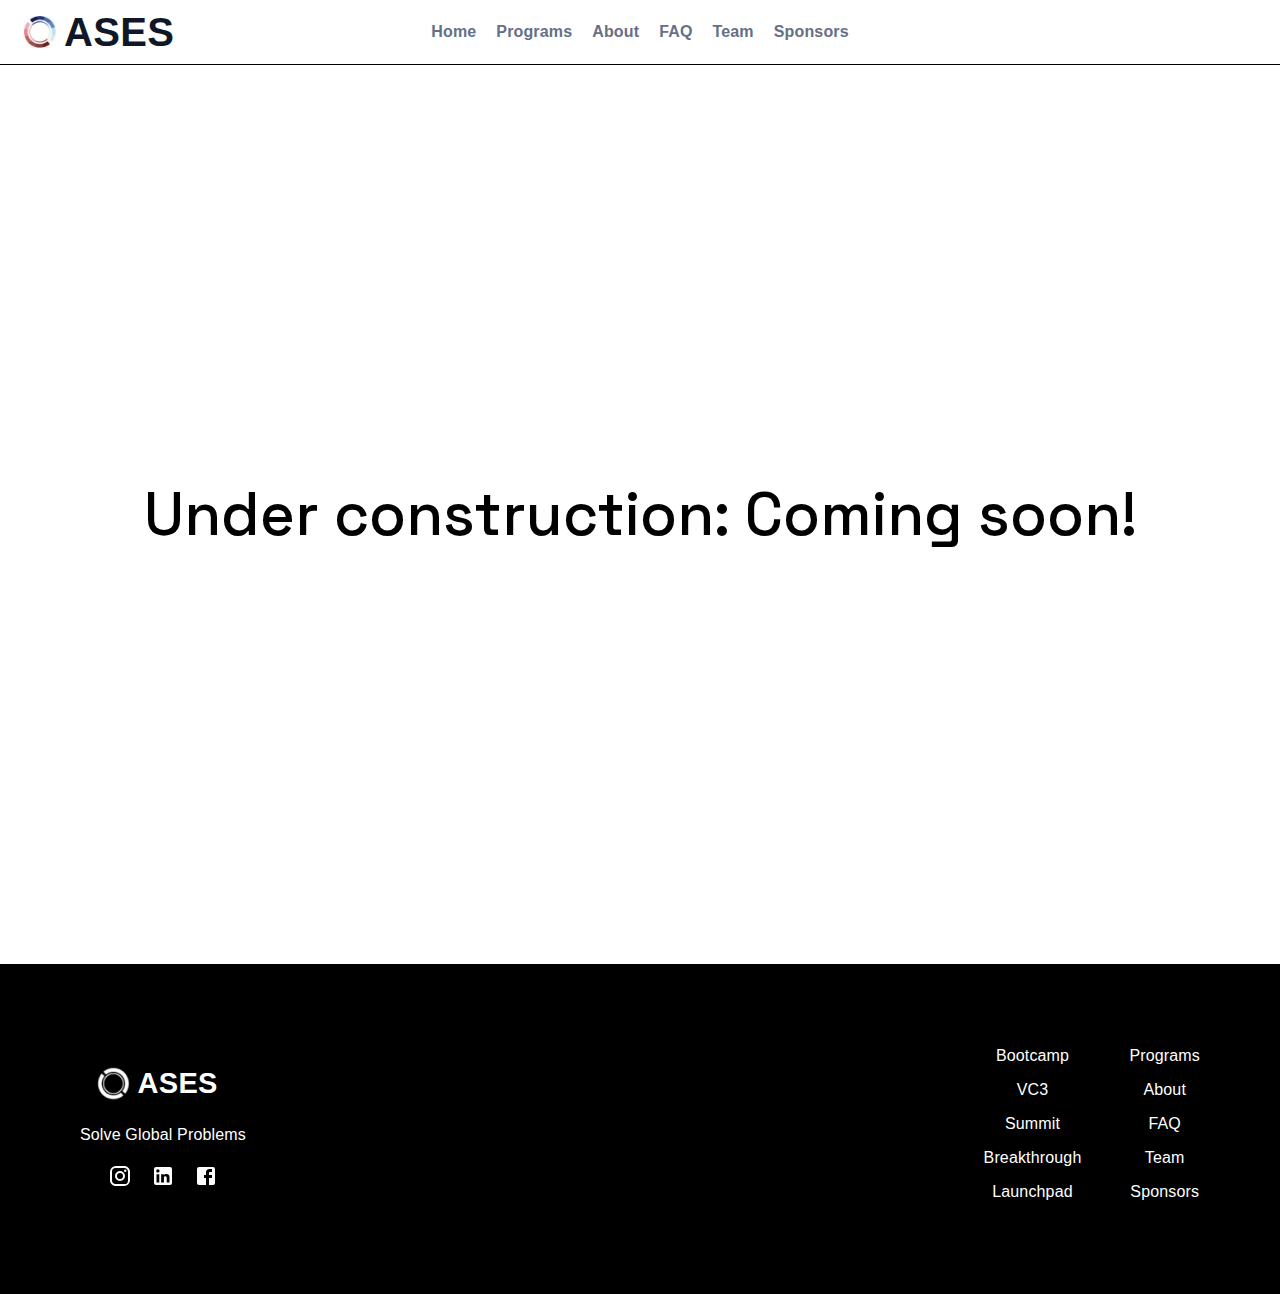
<file: vc3.html>
<!DOCTYPE html><html lang="en" class="undefined"><head><meta charSet="utf-8"/><meta name="viewport" content="width=device-width, initial-scale=1"/><link rel="preload" href="/_next/static/media/2d141e1a38819612-s.p.woff2" as="font" crossorigin="" type="font/woff2"/><link rel="preload" href="/_next/static/media/c9a5bc6a7c948fb0-s.p.woff2" as="font" crossorigin="" type="font/woff2"/><link rel="preload" as="image" href="/logo-normal.jpg"/><link rel="preload" as="image" href="/logo-white.png"/><link rel="stylesheet" href="/_next/static/css/dd29997b30750487.css" data-precedence="next"/><link rel="stylesheet" href="/_next/static/css/627b876f3cd3b71b.css" data-precedence="next"/><link rel="preload" href="/_next/static/chunks/webpack-d12bd60e310c01ec.js" as="script" fetchPriority="low"/><script src="/_next/static/chunks/fd9d1056-c3ad285d24343bcd.js" async=""></script><script src="/_next/static/chunks/864-363495ee7e931e0e.js" async=""></script><script src="/_next/static/chunks/main-app-bece843446408cb1.js" async=""></script><title>Stanford ASES</title><meta name="description" content="Stanford&#x27;s premiere entrepreneurship society"/><meta name="next-size-adjust"/><script src="/_next/static/chunks/polyfills-c67a75d1b6f99dc8.js" noModule=""></script></head><body class="__className_641c3b"><style data-emotion="css 8pnk87">.css-8pnk87{position:-webkit-sticky;position:sticky;width:100%;background-color:white;z-index:20;top:0;}</style><div class="MuiBox-root css-8pnk87"><style data-emotion="css i9gxme">.css-i9gxme{-webkit-box-flex:1;-webkit-flex-grow:1;-ms-flex-positive:1;flex-grow:1;}</style><div class="Topbar_desktop__78VE5 MuiBox-root css-i9gxme"><style data-emotion="css k1i2pg">.css-k1i2pg{display:-webkit-box;display:-webkit-flex;display:-ms-flexbox;display:flex;-webkit-flex-direction:column;-ms-flex-direction:column;flex-direction:column;width:100%;box-sizing:border-box;-webkit-flex-shrink:0;-ms-flex-negative:0;flex-shrink:0;position:static;background-color:#1976d2;color:#fff;}</style><style data-emotion="css duwuv1">.css-duwuv1{background-color:#fff;color:rgba(0, 0, 0, 0.87);-webkit-transition:box-shadow 300ms cubic-bezier(0.4, 0, 0.2, 1) 0ms;transition:box-shadow 300ms cubic-bezier(0.4, 0, 0.2, 1) 0ms;box-shadow:none;display:-webkit-box;display:-webkit-flex;display:-ms-flexbox;display:flex;-webkit-flex-direction:column;-ms-flex-direction:column;flex-direction:column;width:100%;box-sizing:border-box;-webkit-flex-shrink:0;-ms-flex-negative:0;flex-shrink:0;position:static;background-color:#1976d2;color:#fff;}</style><header class="MuiPaper-root MuiPaper-elevation MuiPaper-elevation0 MuiAppBar-root MuiAppBar-colorPrimary MuiAppBar-positionStatic css-duwuv1"><style data-emotion="css 1l473bi">.css-1l473bi{position:relative;display:-webkit-box;display:-webkit-flex;display:-ms-flexbox;display:flex;-webkit-align-items:center;-webkit-box-align:center;-ms-flex-align:center;align-items:center;padding-left:16px;padding-right:16px;min-height:56px;background:white;}@media (min-width:600px){.css-1l473bi{padding-left:24px;padding-right:24px;}}@media (min-width:0px){@media (orientation: landscape){.css-1l473bi{min-height:48px;}}}@media (min-width:600px){.css-1l473bi{min-height:64px;}}</style><div class="MuiToolbar-root MuiToolbar-gutters MuiToolbar-regular css-1l473bi"><a href="/"><img src="/logo-normal.jpg" alt="ases logo" width="33" height="33"/></a><style data-emotion="css 1cdh9m8">.css-1cdh9m8{display:-webkit-box;display:-webkit-flex;display:-ms-flexbox;display:flex;-webkit-flex-direction:row;-ms-flex-direction:row;flex-direction:row;-webkit-box-pack:justify;-webkit-justify-content:space-between;justify-content:space-between;width:100%;-webkit-align-items:center;-webkit-box-align:center;-ms-flex-align:center;align-items:center;margin-left:8px;white-space:nowrap;}</style><div class="MuiBox-root css-1cdh9m8"><a style="text-decoration:none" href="/"><style data-emotion="css 1o1i8ym">.css-1o1i8ym{margin:0;font-family:"Roboto","Helvetica","Arial",sans-serif;font-weight:400;font-size:1rem;line-height:1.5;letter-spacing:0.00938em;color:#101828;font-size:40px;font-weight:700;}</style><p class="MuiTypography-root MuiTypography-body1 css-1o1i8ym">ASES</p></a><style data-emotion="css 1qlpmbw">.css-1qlpmbw{display:-webkit-box;display:-webkit-flex;display:-ms-flexbox;display:flex;-webkit-flex-direction:row;-ms-flex-direction:row;flex-direction:row;-webkit-box-pack:center;-ms-flex-pack:center;-webkit-justify-content:center;justify-content:center;width:35%;}</style><div class="MuiBox-root css-1qlpmbw"><a style="text-decoration:none" href="/"><style data-emotion="css b4p8in">.css-b4p8in{margin:0;font-family:"Roboto","Helvetica","Arial",sans-serif;font-weight:400;font-size:1rem;line-height:1.5;letter-spacing:0.00938em;color:#667085;font-size:16px;font-weight:700;margin-right:20px;}</style><p class="MuiTypography-root MuiTypography-body1 css-b4p8in">Home</p></a><a style="text-decoration:none" href="/#programs"><p class="MuiTypography-root MuiTypography-body1 css-b4p8in">Programs</p></a><a style="text-decoration:none" href="/#about"><p class="MuiTypography-root MuiTypography-body1 css-b4p8in">About</p></a><a style="text-decoration:none" href="/#faq"><p class="MuiTypography-root MuiTypography-body1 css-b4p8in">FAQ</p></a><a style="text-decoration:none" href="/team"><p class="MuiTypography-root MuiTypography-body1 css-b4p8in">Team</p></a><a style="text-decoration:none" href="/#sponsors"><p class="MuiTypography-root MuiTypography-body1 css-b4p8in">Sponsors</p></a></div><style data-emotion="css agytt9">.css-agytt9{margin:0;font-family:"Roboto","Helvetica","Arial",sans-serif;font-weight:400;font-size:1rem;line-height:1.5;letter-spacing:0.00938em;color:#667085;font-size:16px;font-weight:700;margin-right:20px;visibility:hidden;}</style><p class="MuiTypography-root MuiTypography-body1 css-agytt9">Login/Sign Up</p></div></div></header></div><div class="Topbar_mobile___rw__ MuiBox-root css-i9gxme"><header class="MuiPaper-root MuiPaper-elevation MuiPaper-elevation0 MuiAppBar-root MuiAppBar-colorPrimary MuiAppBar-positionStatic css-duwuv1"><div class="MuiToolbar-root MuiToolbar-gutters MuiToolbar-regular css-1l473bi"><a href="/"><img src="/logo-normal.jpg" alt="ases logo" width="33" height="33"/></a><div class="MuiBox-root css-1cdh9m8"><a style="text-decoration:none" href="/"><style data-emotion="css t5mci5">.css-t5mci5{margin:0;font-family:"Roboto","Helvetica","Arial",sans-serif;font-weight:400;font-size:1rem;line-height:1.5;letter-spacing:0.00938em;color:#101828;font-size:30px;font-weight:700;}</style><p class="MuiTypography-root MuiTypography-body1 css-t5mci5">ASES</p></a><div class="MuiBox-root css-0"><style data-emotion="css t6qdqh">.css-t6qdqh{text-align:center;-webkit-flex:0 0 auto;-ms-flex:0 0 auto;flex:0 0 auto;font-size:1.5rem;padding:8px;border-radius:50%;overflow:visible;color:rgba(0, 0, 0, 0.54);-webkit-transition:background-color 150ms cubic-bezier(0.4, 0, 0.2, 1) 0ms;transition:background-color 150ms cubic-bezier(0.4, 0, 0.2, 1) 0ms;margin-left:-12px;}.css-t6qdqh:hover{background-color:rgba(0, 0, 0, 0.04);}@media (hover: none){.css-t6qdqh:hover{background-color:transparent;}}.css-t6qdqh.Mui-disabled{background-color:transparent;color:rgba(0, 0, 0, 0.26);}</style><style data-emotion="css 7vbamj">.css-7vbamj{display:-webkit-inline-box;display:-webkit-inline-flex;display:-ms-inline-flexbox;display:inline-flex;-webkit-align-items:center;-webkit-box-align:center;-ms-flex-align:center;align-items:center;-webkit-box-pack:center;-ms-flex-pack:center;-webkit-justify-content:center;justify-content:center;position:relative;box-sizing:border-box;-webkit-tap-highlight-color:transparent;background-color:transparent;outline:0;border:0;margin:0;border-radius:0;padding:0;cursor:pointer;-webkit-user-select:none;-moz-user-select:none;-ms-user-select:none;user-select:none;vertical-align:middle;-moz-appearance:none;-webkit-appearance:none;-webkit-text-decoration:none;text-decoration:none;color:inherit;text-align:center;-webkit-flex:0 0 auto;-ms-flex:0 0 auto;flex:0 0 auto;font-size:1.5rem;padding:8px;border-radius:50%;overflow:visible;color:rgba(0, 0, 0, 0.54);-webkit-transition:background-color 150ms cubic-bezier(0.4, 0, 0.2, 1) 0ms;transition:background-color 150ms cubic-bezier(0.4, 0, 0.2, 1) 0ms;margin-left:-12px;}.css-7vbamj::-moz-focus-inner{border-style:none;}.css-7vbamj.Mui-disabled{pointer-events:none;cursor:default;}@media print{.css-7vbamj{-webkit-print-color-adjust:exact;color-adjust:exact;}}.css-7vbamj:hover{background-color:rgba(0, 0, 0, 0.04);}@media (hover: none){.css-7vbamj:hover{background-color:transparent;}}.css-7vbamj.Mui-disabled{background-color:transparent;color:rgba(0, 0, 0, 0.26);}</style><button class="MuiButtonBase-root MuiIconButton-root MuiIconButton-edgeStart MuiIconButton-sizeMedium css-7vbamj" tabindex="0" type="button"><style data-emotion="css 1551pbe">.css-1551pbe{-webkit-user-select:none;-moz-user-select:none;-ms-user-select:none;user-select:none;width:1em;height:1em;display:inline-block;fill:currentColor;-webkit-flex-shrink:0;-ms-flex-negative:0;flex-shrink:0;-webkit-transition:fill 200ms cubic-bezier(0.4, 0, 0.2, 1) 0ms;transition:fill 200ms cubic-bezier(0.4, 0, 0.2, 1) 0ms;font-size:1.5rem;color:#667085;}</style><svg class="MuiSvgIcon-root MuiSvgIcon-fontSizeMedium css-1551pbe" focusable="false" aria-hidden="true" viewBox="0 0 24 24" data-testid="MenuIcon"><path d="M3 18h18v-2H3v2zm0-5h18v-2H3v2zm0-7v2h18V6H3z"></path></svg></button></div></div></div></header></div><style data-emotion="css a3xyjy">.css-a3xyjy{z-index:1200;}</style></div><div class="flex justify-center items-center bg-white py-24 h-screen" style="font-size:calc(24px + 4vmin);font-weight:500;color:black;max-width:100%;border-top:1px solid black"><h1>Under construction: Coming soon!</h1></div><style data-emotion="css 67p8uy">.css-67p8uy{background-color:black;color:white;display:-webkit-box;display:-webkit-flex;display:-ms-flexbox;display:flex;-webkit-flex-direction:row;-ms-flex-direction:row;flex-direction:row;-webkit-box-pack:justify;-webkit-justify-content:space-between;justify-content:space-between;-webkit-box-flex-wrap:wrap;-webkit-flex-wrap:wrap;-ms-flex-wrap:wrap;flex-wrap:wrap;padding:80px;margin-bottom:-160px;row-gap:2rem;-webkit-align-items:center;-webkit-box-align:center;-ms-flex-align:center;align-items:center;}</style><div class="MuiBox-root css-67p8uy"><div class="MuiBox-root css-0" style="display:flex;flex-direction:column;row-gap:0.6rem;align-items:center;justify-content:center;text-align:center;justify-self:center"><style data-emotion="css 14xysh2">.css-14xysh2{display:-webkit-box;display:-webkit-flex;display:-ms-flexbox;display:flex;-webkit-flex-direction:row;-ms-flex-direction:row;flex-direction:row;width:80%;-webkit-align-items:center;-webkit-box-align:center;-ms-flex-align:center;align-items:center;}</style><div class="MuiBox-root css-14xysh2"><a href="/"><img alt="white ASES logo" src="/logo-white.png" width="33" height="33"/></a><a href="/" style="text-decoration:none;color:white"><style data-emotion="css wbtf9a">.css-wbtf9a{margin:0;font-family:"Roboto","Helvetica","Arial",sans-serif;font-weight:400;font-size:1rem;line-height:1.5;letter-spacing:0.00938em;font-size:calc(20px + 1vmin);font-weight:600;margin-left:8px;}</style><p class="MuiTypography-root MuiTypography-body1 css-wbtf9a">ASES</p></a></div><style data-emotion="css zlcbuq">.css-zlcbuq{margin:0;font-family:"Roboto","Helvetica","Arial",sans-serif;font-weight:400;font-size:1rem;line-height:1.5;letter-spacing:0.00938em;padding-top:8px;}</style><p class="MuiTypography-root MuiTypography-body1 footer_body css-zlcbuq">Solve Global Problems</p><style data-emotion="css 19h42k0">.css-19h42k0{display:-webkit-box;display:-webkit-flex;display:-ms-flexbox;display:flex;-webkit-flex-direction:row;-ms-flex-direction:row;flex-direction:row;-webkit-column-gap:0.2rem;column-gap:0.2rem;}</style><div class="MuiBox-root css-19h42k0"><style data-emotion="css 1wf493t">.css-1wf493t{text-align:center;-webkit-flex:0 0 auto;-ms-flex:0 0 auto;flex:0 0 auto;font-size:1.5rem;padding:8px;border-radius:50%;overflow:visible;color:rgba(0, 0, 0, 0.54);-webkit-transition:background-color 150ms cubic-bezier(0.4, 0, 0.2, 1) 0ms;transition:background-color 150ms cubic-bezier(0.4, 0, 0.2, 1) 0ms;}.css-1wf493t:hover{background-color:rgba(0, 0, 0, 0.04);}@media (hover: none){.css-1wf493t:hover{background-color:transparent;}}.css-1wf493t.Mui-disabled{background-color:transparent;color:rgba(0, 0, 0, 0.26);}</style><style data-emotion="css 1yxmbwk">.css-1yxmbwk{display:-webkit-inline-box;display:-webkit-inline-flex;display:-ms-inline-flexbox;display:inline-flex;-webkit-align-items:center;-webkit-box-align:center;-ms-flex-align:center;align-items:center;-webkit-box-pack:center;-ms-flex-pack:center;-webkit-justify-content:center;justify-content:center;position:relative;box-sizing:border-box;-webkit-tap-highlight-color:transparent;background-color:transparent;outline:0;border:0;margin:0;border-radius:0;padding:0;cursor:pointer;-webkit-user-select:none;-moz-user-select:none;-ms-user-select:none;user-select:none;vertical-align:middle;-moz-appearance:none;-webkit-appearance:none;-webkit-text-decoration:none;text-decoration:none;color:inherit;text-align:center;-webkit-flex:0 0 auto;-ms-flex:0 0 auto;flex:0 0 auto;font-size:1.5rem;padding:8px;border-radius:50%;overflow:visible;color:rgba(0, 0, 0, 0.54);-webkit-transition:background-color 150ms cubic-bezier(0.4, 0, 0.2, 1) 0ms;transition:background-color 150ms cubic-bezier(0.4, 0, 0.2, 1) 0ms;}.css-1yxmbwk::-moz-focus-inner{border-style:none;}.css-1yxmbwk.Mui-disabled{pointer-events:none;cursor:default;}@media print{.css-1yxmbwk{-webkit-print-color-adjust:exact;color-adjust:exact;}}.css-1yxmbwk:hover{background-color:rgba(0, 0, 0, 0.04);}@media (hover: none){.css-1yxmbwk:hover{background-color:transparent;}}.css-1yxmbwk.Mui-disabled{background-color:transparent;color:rgba(0, 0, 0, 0.26);}</style><a class="MuiButtonBase-root MuiIconButton-root MuiIconButton-sizeMedium css-1yxmbwk" tabindex="0" href="https://www.instagram.com/asesstanford/?hl=en"><style data-emotion="css 1okqa6k">.css-1okqa6k{-webkit-user-select:none;-moz-user-select:none;-ms-user-select:none;user-select:none;width:1em;height:1em;display:inline-block;fill:currentColor;-webkit-flex-shrink:0;-ms-flex-negative:0;flex-shrink:0;-webkit-transition:fill 200ms cubic-bezier(0.4, 0, 0.2, 1) 0ms;transition:fill 200ms cubic-bezier(0.4, 0, 0.2, 1) 0ms;font-size:1.5rem;color:white;}</style><svg class="MuiSvgIcon-root MuiSvgIcon-fontSizeMedium css-1okqa6k" focusable="false" aria-hidden="true" viewBox="0 0 24 24" data-testid="InstagramIcon"><path d="M7.8 2h8.4C19.4 2 22 4.6 22 7.8v8.4a5.8 5.8 0 0 1-5.8 5.8H7.8C4.6 22 2 19.4 2 16.2V7.8A5.8 5.8 0 0 1 7.8 2m-.2 2A3.6 3.6 0 0 0 4 7.6v8.8C4 18.39 5.61 20 7.6 20h8.8a3.6 3.6 0 0 0 3.6-3.6V7.6C20 5.61 18.39 4 16.4 4H7.6m9.65 1.5a1.25 1.25 0 0 1 1.25 1.25A1.25 1.25 0 0 1 17.25 8 1.25 1.25 0 0 1 16 6.75a1.25 1.25 0 0 1 1.25-1.25M12 7a5 5 0 0 1 5 5 5 5 0 0 1-5 5 5 5 0 0 1-5-5 5 5 0 0 1 5-5m0 2a3 3 0 0 0-3 3 3 3 0 0 0 3 3 3 3 0 0 0 3-3 3 3 0 0 0-3-3z"></path></svg></a><a class="MuiButtonBase-root MuiIconButton-root MuiIconButton-sizeMedium css-1yxmbwk" tabindex="0" href="https://www.linkedin.com/company/asesstanford/mycompany/"><svg class="MuiSvgIcon-root MuiSvgIcon-fontSizeMedium css-1okqa6k" focusable="false" aria-hidden="true" viewBox="0 0 24 24" data-testid="LinkedInIcon"><path d="M19 3a2 2 0 0 1 2 2v14a2 2 0 0 1-2 2H5a2 2 0 0 1-2-2V5a2 2 0 0 1 2-2h14m-.5 15.5v-5.3a3.26 3.26 0 0 0-3.26-3.26c-.85 0-1.84.52-2.32 1.3v-1.11h-2.79v8.37h2.79v-4.93c0-.77.62-1.4 1.39-1.4a1.4 1.4 0 0 1 1.4 1.4v4.93h2.79M6.88 8.56a1.68 1.68 0 0 0 1.68-1.68c0-.93-.75-1.69-1.68-1.69a1.69 1.69 0 0 0-1.69 1.69c0 .93.76 1.68 1.69 1.68m1.39 9.94v-8.37H5.5v8.37h2.77z"></path></svg></a><a class="MuiButtonBase-root MuiIconButton-root MuiIconButton-sizeMedium css-1yxmbwk" tabindex="0" href="https://web.facebook.com/ASESStanford/?_rdc=1&amp;_rdr"><svg class="MuiSvgIcon-root MuiSvgIcon-fontSizeMedium css-1okqa6k" focusable="false" aria-hidden="true" viewBox="0 0 24 24" data-testid="FacebookIcon"><path d="M5 3h14a2 2 0 0 1 2 2v14a2 2 0 0 1-2 2H5a2 2 0 0 1-2-2V5a2 2 0 0 1 2-2m13 2h-2.5A3.5 3.5 0 0 0 12 8.5V11h-2v3h2v7h3v-7h3v-3h-3V9a1 1 0 0 1 1-1h2V5z"></path></svg></a></div></div><style data-emotion="css 8e7clz">.css-8e7clz{display:-webkit-box;display:-webkit-flex;display:-ms-flexbox;display:flex;-webkit-flex-direction:row;-ms-flex-direction:row;flex-direction:row;-webkit-column-gap:3rem;column-gap:3rem;-webkit-box-flex-wrap:wrap;-webkit-flex-wrap:wrap;-ms-flex-wrap:wrap;flex-wrap:wrap;row-gap:2rem;-webkit-box-pack:center;-ms-flex-pack:center;-webkit-justify-content:center;justify-content:center;}</style><div class="MuiBox-root css-8e7clz"><style data-emotion="css xi606m">.css-xi606m{text-align:center;}</style><div class="MuiBox-root css-xi606m"><a href="/bootcamp" style="text-decoration:none;color:white"><style data-emotion="css 1t1xt4v">.css-1t1xt4v{margin:0;font-family:"Roboto","Helvetica","Arial",sans-serif;font-weight:400;font-size:1rem;line-height:1.5;letter-spacing:0.00938em;padding-bottom:10px;}</style><p class="MuiTypography-root MuiTypography-body1 footer_body css-1t1xt4v">Bootcamp</p></a><a href="/vc3" style="text-decoration:none;color:white"><p class="MuiTypography-root MuiTypography-body1 footer_body css-1t1xt4v">VC3</p></a><a href="/summit" style="text-decoration:none;color:white"><p class="MuiTypography-root MuiTypography-body1 footer_body css-1t1xt4v">Summit</p></a><a href="/breakthrough" style="text-decoration:none;color:white"><p class="MuiTypography-root MuiTypography-body1 footer_body css-1t1xt4v">Breakthrough</p></a><a href="/launchpad" style="text-decoration:none;color:white"><style data-emotion="css 9l3uo3">.css-9l3uo3{margin:0;font-family:"Roboto","Helvetica","Arial",sans-serif;font-weight:400;font-size:1rem;line-height:1.5;letter-spacing:0.00938em;}</style><p class="MuiTypography-root MuiTypography-body1 footer_body css-9l3uo3">Launchpad</p></a></div><div class="MuiBox-root css-xi606m"><a href="/#programs" style="text-decoration:none;color:white"><p class="MuiTypography-root MuiTypography-body1 footer_body css-1t1xt4v">Programs</p></a><a href="/#about" style="text-decoration:none;color:white"><p class="MuiTypography-root MuiTypography-body1 footer_body css-1t1xt4v">About</p></a><a href="/#faq" style="text-decoration:none;color:white"><p class="MuiTypography-root MuiTypography-body1 footer_body css-1t1xt4v">FAQ</p></a><a href="/team" style="text-decoration:none;color:white"><p class="MuiTypography-root MuiTypography-body1 footer_body css-1t1xt4v">Team</p></a><a href="/#sponsors" style="text-decoration:none;color:white"><p class="MuiTypography-root MuiTypography-body1 footer_body css-1t1xt4v">Sponsors</p></a></div></div></div><script src="/_next/static/chunks/webpack-d12bd60e310c01ec.js" async=""></script><script>(self.__next_f=self.__next_f||[]).push([0])</script><script>self.__next_f.push([1,"1:HL[\"/_next/static/media/2d141e1a38819612-s.p.woff2\",\"font\",{\"crossOrigin\":\"\",\"type\":\"font/woff2\"}]\n2:HL[\"/_next/static/media/c9a5bc6a7c948fb0-s.p.woff2\",\"font\",{\"crossOrigin\":\"\",\"type\":\"font/woff2\"}]\n3:HL[\"/_next/static/css/dd29997b30750487.css\",\"style\"]\n0:\"$L4\"\n"])</script><script>self.__next_f.push([1,"5:HL[\"/_next/static/css/627b876f3cd3b71b.css\",\"style\"]\n"])</script><script>self.__next_f.push([1,"6:I{\"id\":6054,\"chunks\":[\"272:static/chunks/webpack-d12bd60e310c01ec.js\",\"971:static/chunks/fd9d1056-c3ad285d24343bcd.js\",\"864:static/chunks/864-363495ee7e931e0e.js\"],\"name\":\"\",\"async\":false}\n8:I{\"id\":1729,\"chunks\":[\"272:static/chunks/webpack-d12bd60e310c01ec.js\",\"971:static/chunks/fd9d1056-c3ad285d24343bcd.js\",\"864:static/chunks/864-363495ee7e931e0e.js\"],\"name\":\"\",\"async\":false}\n9:I{\"id\":1443,\"chunks\":[\"272:static/chunks/webpack-d12bd60e310c01ec.js\",\"971:static/chunks/fd9d1056-c3ad285d24343bcd.js\",\"864:stat"])</script><script>self.__next_f.push([1,"ic/chunks/864-363495ee7e931e0e.js\"],\"name\":\"\",\"async\":false}\na:I{\"id\":8639,\"chunks\":[\"272:static/chunks/webpack-d12bd60e310c01ec.js\",\"971:static/chunks/fd9d1056-c3ad285d24343bcd.js\",\"864:static/chunks/864-363495ee7e931e0e.js\"],\"name\":\"\",\"async\":false}\nc:I{\"id\":6423,\"chunks\":[\"535:static/chunks/535-4e1a73684f121138.js\",\"423:static/chunks/423-185e6d6817f7d682.js\",\"721:static/chunks/app/vc3/page-eeffdd03805bfe7f.js\"],\"name\":\"\",\"async\":false}\nd:I{\"id\":423,\"chunks\":[\"535:static/chunks/535-4e1a73684f121138.js\",\"4"])</script><script>self.__next_f.push([1,"23:static/chunks/423-185e6d6817f7d682.js\",\"721:static/chunks/app/vc3/page-eeffdd03805bfe7f.js\"],\"name\":\"\",\"async\":false}\ne:I{\"id\":9050,\"chunks\":[\"535:static/chunks/535-4e1a73684f121138.js\",\"423:static/chunks/423-185e6d6817f7d682.js\",\"721:static/chunks/app/vc3/page-eeffdd03805bfe7f.js\"],\"name\":\"\",\"async\":false}\nf:I{\"id\":8206,\"chunks\":[\"535:static/chunks/535-4e1a73684f121138.js\",\"423:static/chunks/423-185e6d6817f7d682.js\",\"721:static/chunks/app/vc3/page-eeffdd03805bfe7f.js\"],\"name\":\"\",\"async\":false}\n10:I{\"id\""])</script><script>self.__next_f.push([1,":2448,\"chunks\":[\"535:static/chunks/535-4e1a73684f121138.js\",\"423:static/chunks/423-185e6d6817f7d682.js\",\"721:static/chunks/app/vc3/page-eeffdd03805bfe7f.js\"],\"name\":\"\",\"async\":false}\n11:I{\"id\":3422,\"chunks\":[\"535:static/chunks/535-4e1a73684f121138.js\",\"423:static/chunks/423-185e6d6817f7d682.js\",\"721:static/chunks/app/vc3/page-eeffdd03805bfe7f.js\"],\"name\":\"\",\"async\":false}\n12:I{\"id\":8295,\"chunks\":[\"535:static/chunks/535-4e1a73684f121138.js\",\"423:static/chunks/423-185e6d6817f7d682.js\",\"721:static/chunks/app/v"])</script><script>self.__next_f.push([1,"c3/page-eeffdd03805bfe7f.js\"],\"name\":\"\",\"async\":false}\n"])</script><script>self.__next_f.push([1,"4:[[[\"$\",\"link\",\"0\",{\"rel\":\"stylesheet\",\"href\":\"/_next/static/css/dd29997b30750487.css\",\"precedence\":\"next\"}]],[\"$\",\"$L6\",null,{\"buildId\":\"a5VUVLv2YF5v0iTzSHeeo\",\"assetPrefix\":\"\",\"initialCanonicalUrl\":\"/vc3\",\"initialTree\":[\"\",{\"children\":[\"vc3\",{\"children\":[\"__PAGE__\",{}]}]},\"$undefined\",\"$undefined\",true],\"initialHead\":[false,\"$L7\"],\"globalErrorComponent\":\"$8\",\"children\":[null,[\"$\",\"html\",null,{\"lang\":\"en\",\"className\":\"undefined\",\"children\":[\"$\",\"body\",null,{\"className\":\"__className_641c3b\",\"children\":[\"$\",\"$L9\",null,{\"parallelRouterKey\":\"children\",\"segmentPath\":[\"children\"],\"loading\":\"$undefined\",\"loadingStyles\":\"$undefined\",\"hasLoading\":false,\"error\":\"$undefined\",\"errorStyles\":\"$undefined\",\"template\":[\"$\",\"$La\",null,{}],\"templateStyles\":\"$undefined\",\"notFound\":[[\"$\",\"title\",null,{\"children\":\"404: This page could not be found.\"}],[\"$\",\"div\",null,{\"style\":{\"fontFamily\":\"system-ui,\\\"Segoe UI\\\",Roboto,Helvetica,Arial,sans-serif,\\\"Apple Color Emoji\\\",\\\"Segoe UI Emoji\\\"\",\"height\":\"100vh\",\"textAlign\":\"center\",\"display\":\"flex\",\"flexDirection\":\"column\",\"alignItems\":\"center\",\"justifyContent\":\"center\"},\"children\":[\"$\",\"div\",null,{\"children\":[[\"$\",\"style\",null,{\"dangerouslySetInnerHTML\":{\"__html\":\"body{color:#000;background:#fff;margin:0}.next-error-h1{border-right:1px solid rgba(0,0,0,.3)}@media (prefers-color-scheme:dark){body{color:#fff;background:#000}.next-error-h1{border-right:1px solid rgba(255,255,255,.3)}}\"}}],[\"$\",\"h1\",null,{\"className\":\"next-error-h1\",\"style\":{\"display\":\"inline-block\",\"margin\":\"0 20px 0 0\",\"padding\":\"0 23px 0 0\",\"fontSize\":24,\"fontWeight\":500,\"verticalAlign\":\"top\",\"lineHeight\":\"49px\"},\"children\":\"404\"}],[\"$\",\"div\",null,{\"style\":{\"display\":\"inline-block\"},\"children\":[\"$\",\"h2\",null,{\"style\":{\"fontSize\":14,\"fontWeight\":400,\"lineHeight\":\"49px\",\"margin\":0},\"children\":\"This page could not be found.\"}]}]]}]}]],\"notFoundStyles\":[],\"childProp\":{\"current\":[\"$\",\"$L9\",null,{\"parallelRouterKey\":\"children\",\"segmentPath\":[\"children\",\"vc3\",\"children\"],\"loading\":\"$undefined\",\"loadingStyles\":\"$undefined\",\"hasLoading\":false,\"error\":\"$undefined\",\"errorStyles\":\"$undefined\",\"template\":[\"$\",\"$La\",null,{}],\"templateStyles\":\"$undefined\",\"notFound\":\"$undefined\",\"notFoundStyles\":\"$undefined\",\"childProp\":{\"current\":[\"$Lb\",[[\"$\",\"$Lc\",null,{}],[\"$\",\"div\",null,{\"className\":\"flex justify-center items-center bg-white py-24 h-screen\",\"style\":{\"fontSize\":\"calc(24px + 4vmin)\",\"fontWeight\":\"500\",\"color\":\"black\",\"maxWidth\":\"100%\",\"borderTop\":\"1px solid black\"},\"children\":[\"$\",\"h1\",null,{\"children\":\"Under construction: Coming soon!\"}]}],[\"$\",\"$Ld\",null,{\"sx\":{\"backgroundColor\":\"black\",\"color\":\"white\",\"display\":\"flex\",\"flexDirection\":\"row\",\"justifyContent\":\"space-between\",\"flexWrap\":\"wrap\",\"padding\":10,\"marginBottom\":-20,\"rowGap\":\"2rem\",\"alignItems\":\"center\"},\"children\":[[\"$\",\"$Ld\",null,{\"style\":{\"display\":\"flex\",\"flexDirection\":\"column\",\"rowGap\":\"0.6rem\",\"alignItems\":\"center\",\"justifyContent\":\"center\",\"textAlign\":\"center\",\"justifySelf\":\"center\"},\"children\":[[\"$\",\"$Ld\",null,{\"sx\":{\"display\":\"flex\",\"flexDirection\":\"row\",\"width\":\"80%\",\"alignItems\":\"center\"},\"children\":[[\"$\",\"a\",null,{\"href\":\"/\",\"children\":[\"$\",\"img\",null,{\"alt\":\"white ASES logo\",\"src\":\"/logo-white.png\",\"width\":\"33\",\"height\":\"33\"}]}],[\"$\",\"a\",null,{\"href\":\"/\",\"style\":{\"textDecoration\":\"none\",\"color\":\"white\"},\"children\":[\"$\",\"$Le\",null,{\"sx\":{\"fontSize\":\"calc(20px + 1vmin)\",\"fontWeight\":600,\"marginLeft\":1},\"children\":\"ASES\"}]}]]}],[\"$\",\"$Le\",null,{\"className\":\"footer_body\",\"sx\":{\"paddingTop\":1},\"children\":\"Solve Global Problems\"}],[\"$\",\"$Ld\",null,{\"sx\":{\"display\":\"flex\",\"flexDirection\":\"row\",\"columnGap\":\"0.2rem\"},\"children\":[[\"$\",\"$Lf\",null,{\"href\":\"https://www.instagram.com/asesstanford/?hl=en\",\"children\":[\"$\",\"$L10\",null,{\"sx\":{\"color\":\"white\"}}]}],[\"$\",\"$Lf\",null,{\"href\":\"https://www.linkedin.com/company/asesstanford/mycompany/\",\"children\":[\"$\",\"$L11\",null,{\"sx\":{\"color\":\"white\"}}]}],[\"$\",\"$Lf\",null,{\"href\":\"https://web.facebook.com/ASESStanford/?_rdc=1\u0026_rdr\",\"children\":[\"$\",\"$L12\",null,{\"sx\":{\"color\":\"white\"}}]}]]}]]}],[\"$\",\"$Ld\",null,{\"sx\":{\"display\":\"flex\",\"flexDirection\":\"row\",\"columnGap\":\"3rem\",\"flexWrap\":\"wrap\",\"rowGap\":\"2rem\",\"justifyContent\":\"center\"},\"children\":[[\"$\",\"$Ld\",null,{\"sx\":{\"textAlign\":\"center\"},\"children\":[[\"$\",\"a\",null,{\"href\":\"/bootcamp\",\"style\":{\"textDecoration\":\"none\",\"color\":\"white\"},\"children\":[\"$\",\"$Le\",null,{\"className\":\"footer_body\",\"sx\":{\"paddingBottom\":\"10px\"},\"children\":\"Bootcamp\"}]}],[\"$\",\"a\",null,{\"href\":\"/vc3\",\"style\":{\"textDecoration\":\"none\",\"color\":\"white\"},\"children\":[\"$\",\"$Le\",null,{\"className\":\"footer_body\",\"sx\":{\"paddingBottom\":\"10px\"},\"children\":\"VC3\"}]}],[\"$\",\"a\",null,{\"href\":\"/summit\",\"style\":{\"textDecoration\":\"none\",\"color\":\"white\"},\"children\":[\"$\",\"$Le\",null,{\"className\":\"footer_body\",\"sx\":{\"paddingBottom\":\"10px\"},\"children\":\"Summit\"}]}],[\"$\",\"a\",null,{\"href\":\"/breakthrough\",\"style\":{\"textDecoration\":\"none\",\"color\":\"white\"},\"children\":[\"$\",\"$Le\",null,{\"className\":\"footer_body\",\"sx\":{\"paddingBottom\":\"10px\"},\"children\":\"Breakthrough\"}]}],[\"$\",\"a\",null,{\"href\":\"/launchpad\",\"style\":{\"textDecoration\":\"none\",\"color\":\"white\"},\"children\":[\"$\",\"$Le\",null,{\"className\":\"footer_body\",\"children\":\"Launchpad\"}]}]]}],[\"$\",\"$Ld\",null,{\"sx\":{\"textAlign\":\"center\"},\"children\":[[\"$\",\"a\",null,{\"href\":\"/#programs\",\"style\":{\"textDecoration\":\"none\",\"color\":\"white\"},\"children\":[\"$\",\"$Le\",null,{\"className\":\"footer_body\",\"sx\":{\"paddingBottom\":\"10px\"},\"children\":\"Programs\"}]}],[\"$\",\"a\",null,{\"href\":\"/#about\",\"style\":{\"textDecoration\":\"none\",\"color\":\"white\"},\"children\":[\"$\",\"$Le\",null,{\"className\":\"footer_body\",\"sx\":{\"paddingBottom\":\"10px\"},\"children\":\"About\"}]}],[\"$\",\"a\",null,{\"href\":\"/#faq\",\"style\":{\"textDecoration\":\"none\",\"color\":\"white\"},\"children\":[\"$\",\"$Le\",null,{\"className\":\"footer_body\",\"sx\":{\"paddingBottom\":\"10px\"},\"children\":\"FAQ\"}]}],[\"$\",\"a\",null,{\"href\":\"/team\",\"style\":{\"textDecoration\":\"none\",\"color\":\"white\"},\"children\":[\"$\",\"$Le\",null,{\"className\":\"footer_body\",\"sx\":{\"paddingBottom\":\"10px\"},\"children\":\"Team\"}]}],[\"$\",\"a\",null,{\"href\":\"/#sponsors\",\"style\":{\"textDecoration\":\"none\",\"color\":\"white\"},\"children\":[\"$\",\"$Le\",null,{\"className\":\"footer_body\",\"sx\":{\"paddingBottom\":\"10px\"},\"children\":\"Sponsors\"}]}]]}]]}]]}]],null],\"segment\":\"__PAGE__\"},\"styles\":[[\"$\",\"link\",\"0\",{\"rel\":\"stylesheet\",\"href\":\"/_next/static/css/627b876f3cd3b71b.css\",\"precedence\":\"next\"}]]}],\"segment\":\"vc3\"},\"styles\":[]}]}]}],null]}]]\n"])</script><script>self.__next_f.push([1,"7:[[\"$\",\"meta\",\"0\",{\"charSet\":\"utf-8\"}],[\"$\",\"title\",\"1\",{\"children\":\"Stanford ASES\"}],[\"$\",\"meta\",\"2\",{\"name\":\"description\",\"content\":\"Stanford's premiere entrepreneurship society\"}],[\"$\",\"meta\",\"3\",{\"name\":\"viewport\",\"content\":\"width=device-width, initial-scale=1\"}],[\"$\",\"meta\",\"4\",{\"name\":\"next-size-adjust\"}]]\nb:null\n"])</script></body></html>
</file>
<file: _next/static/css/dd29997b30750487.css>
@font-face{font-family:__Inter_e66fe9;font-style:normal;font-weight:100 900;font-display:swap;src:url(/_next/static/media/ec159349637c90ad-s.woff2) format("woff2");unicode-range:U+0460-052f,U+1c80-1c88,U+20b4,U+2de0-2dff,U+a640-a69f,U+fe2e-fe2f}@font-face{font-family:__Inter_e66fe9;font-style:normal;font-weight:100 900;font-display:swap;src:url(/_next/static/media/513657b02c5c193f-s.woff2) format("woff2");unicode-range:U+0301,U+0400-045f,U+0490-0491,U+04b0-04b1,U+2116}@font-face{font-family:__Inter_e66fe9;font-style:normal;font-weight:100 900;font-display:swap;src:url(/_next/static/media/fd4db3eb5472fc27-s.woff2) format("woff2");unicode-range:U+1f??}@font-face{font-family:__Inter_e66fe9;font-style:normal;font-weight:100 900;font-display:swap;src:url(/_next/static/media/51ed15f9841b9f9d-s.woff2) format("woff2");unicode-range:U+0370-03ff}@font-face{font-family:__Inter_e66fe9;font-style:normal;font-weight:100 900;font-display:swap;src:url(/_next/static/media/05a31a2ca4975f99-s.woff2) format("woff2");unicode-range:U+0102-0103,U+0110-0111,U+0128-0129,U+0168-0169,U+01a0-01a1,U+01af-01b0,U+0300-0301,U+0303-0304,U+0308-0309,U+0323,U+0329,U+1ea0-1ef9,U+20ab}@font-face{font-family:__Inter_e66fe9;font-style:normal;font-weight:100 900;font-display:swap;src:url(/_next/static/media/d6b16ce4a6175f26-s.woff2) format("woff2");unicode-range:U+0100-02af,U+0304,U+0308,U+0329,U+1e00-1e9f,U+1ef2-1eff,U+2020,U+20a0-20ab,U+20ad-20cf,U+2113,U+2c60-2c7f,U+a720-a7ff}@font-face{font-family:__Inter_e66fe9;font-style:normal;font-weight:100 900;font-display:swap;src:url(/_next/static/media/c9a5bc6a7c948fb0-s.p.woff2) format("woff2");unicode-range:U+00??,U+0131,U+0152-0153,U+02bb-02bc,U+02c6,U+02da,U+02dc,U+0304,U+0308,U+0329,U+2000-206f,U+2074,U+20ac,U+2122,U+2191,U+2193,U+2212,U+2215,U+feff,U+fffd}@font-face{font-family:__Inter_Fallback_e66fe9;src:local("Arial");ascent-override:90.20%;descent-override:22.48%;line-gap-override:0.00%;size-adjust:107.40%}.__className_e66fe9{font-family:__Inter_e66fe9,__Inter_Fallback_e66fe9;font-style:normal}.__variable_e66fe9{--font-inter:"__Inter_e66fe9","__Inter_Fallback_e66fe9"}@font-face{font-family:__Space_Grotesk_641c3b;font-style:normal;font-weight:300 700;font-display:swap;src:url(/_next/static/media/62328fecf9e80426-s.woff2) format("woff2");unicode-range:U+0102-0103,U+0110-0111,U+0128-0129,U+0168-0169,U+01a0-01a1,U+01af-01b0,U+0300-0301,U+0303-0304,U+0308-0309,U+0323,U+0329,U+1ea0-1ef9,U+20ab}@font-face{font-family:__Space_Grotesk_641c3b;font-style:normal;font-weight:300 700;font-display:swap;src:url(/_next/static/media/c7eb187887c48af6-s.woff2) format("woff2");unicode-range:U+0100-02af,U+0304,U+0308,U+0329,U+1e00-1e9f,U+1ef2-1eff,U+2020,U+20a0-20ab,U+20ad-20cf,U+2113,U+2c60-2c7f,U+a720-a7ff}@font-face{font-family:__Space_Grotesk_641c3b;font-style:normal;font-weight:300 700;font-display:swap;src:url(/_next/static/media/2d141e1a38819612-s.p.woff2) format("woff2");unicode-range:U+00??,U+0131,U+0152-0153,U+02bb-02bc,U+02c6,U+02da,U+02dc,U+0304,U+0308,U+0329,U+2000-206f,U+2074,U+20ac,U+2122,U+2191,U+2193,U+2212,U+2215,U+feff,U+fffd}@font-face{font-family:__Space_Grotesk_Fallback_641c3b;src:local("Arial");ascent-override:88.82%;descent-override:26.36%;line-gap-override:0.00%;size-adjust:110.78%}.__className_641c3b{font-family:__Space_Grotesk_641c3b,__Space_Grotesk_Fallback_641c3b;font-style:normal}.__variable_641c3b{--font-space-grotesk:"__Space_Grotesk_641c3b","__Space_Grotesk_Fallback_641c3b"}

/*
! tailwindcss v3.3.3 | MIT License | https://tailwindcss.com
*/*,:after,:before{box-sizing:border-box;border:0 solid #e5e7eb}:after,:before{--tw-content:""}html{line-height:1.5;-webkit-text-size-adjust:100%;-moz-tab-size:4;-o-tab-size:4;tab-size:4;font-family:ui-sans-serif,system-ui,-apple-system,BlinkMacSystemFont,Segoe UI,Roboto,Helvetica Neue,Arial,Noto Sans,sans-serif,Apple Color Emoji,Segoe UI Emoji,Segoe UI Symbol,Noto Color Emoji;font-feature-settings:normal;font-variation-settings:normal}body{margin:0;line-height:inherit}hr{height:0;color:inherit;border-top-width:1px}abbr:where([title]){-webkit-text-decoration:underline dotted;text-decoration:underline dotted}h1,h2,h3,h4,h5,h6{font-size:inherit;font-weight:inherit}a{color:inherit;text-decoration:inherit}b,strong{font-weight:bolder}code,kbd,pre,samp{font-family:ui-monospace,SFMono-Regular,Menlo,Monaco,Consolas,Liberation Mono,Courier New,monospace;font-size:1em}small{font-size:80%}sub,sup{font-size:75%;line-height:0;position:relative;vertical-align:baseline}sub{bottom:-.25em}sup{top:-.5em}table{text-indent:0;border-color:inherit;border-collapse:collapse}button,input,optgroup,select,textarea{font-family:inherit;font-feature-settings:inherit;font-variation-settings:inherit;font-size:100%;font-weight:inherit;line-height:inherit;color:inherit;margin:0;padding:0}button,select{text-transform:none}[type=button],[type=reset],[type=submit],button{-webkit-appearance:button;background-color:transparent;background-image:none}:-moz-focusring{outline:auto}:-moz-ui-invalid{box-shadow:none}progress{vertical-align:baseline}::-webkit-inner-spin-button,::-webkit-outer-spin-button{height:auto}[type=search]{-webkit-appearance:textfield;outline-offset:-2px}::-webkit-search-decoration{-webkit-appearance:none}::-webkit-file-upload-button{-webkit-appearance:button;font:inherit}summary{display:list-item}blockquote,dd,dl,figure,h1,h2,h3,h4,h5,h6,hr,p,pre{margin:0}fieldset{margin:0}fieldset,legend{padding:0}menu,ol,ul{list-style:none;margin:0;padding:0}dialog{padding:0}textarea{resize:vertical}input::-moz-placeholder,textarea::-moz-placeholder{opacity:1;color:#9ca3af}input::placeholder,textarea::placeholder{opacity:1;color:#9ca3af}[role=button],button{cursor:pointer}:disabled{cursor:default}audio,canvas,embed,iframe,img,object,svg,video{display:block;vertical-align:middle}img,video{max-width:100%;height:auto}[hidden]{display:none}*,:after,:before{--tw-border-spacing-x:0;--tw-border-spacing-y:0;--tw-translate-x:0;--tw-translate-y:0;--tw-rotate:0;--tw-skew-x:0;--tw-skew-y:0;--tw-scale-x:1;--tw-scale-y:1;--tw-pan-x: ;--tw-pan-y: ;--tw-pinch-zoom: ;--tw-scroll-snap-strictness:proximity;--tw-gradient-from-position: ;--tw-gradient-via-position: ;--tw-gradient-to-position: ;--tw-ordinal: ;--tw-slashed-zero: ;--tw-numeric-figure: ;--tw-numeric-spacing: ;--tw-numeric-fraction: ;--tw-ring-inset: ;--tw-ring-offset-width:0px;--tw-ring-offset-color:#fff;--tw-ring-color:rgba(59,130,246,.5);--tw-ring-offset-shadow:0 0 #0000;--tw-ring-shadow:0 0 #0000;--tw-shadow:0 0 #0000;--tw-shadow-colored:0 0 #0000;--tw-blur: ;--tw-brightness: ;--tw-contrast: ;--tw-grayscale: ;--tw-hue-rotate: ;--tw-invert: ;--tw-saturate: ;--tw-sepia: ;--tw-drop-shadow: ;--tw-backdrop-blur: ;--tw-backdrop-brightness: ;--tw-backdrop-contrast: ;--tw-backdrop-grayscale: ;--tw-backdrop-hue-rotate: ;--tw-backdrop-invert: ;--tw-backdrop-opacity: ;--tw-backdrop-saturate: ;--tw-backdrop-sepia: }::backdrop{--tw-border-spacing-x:0;--tw-border-spacing-y:0;--tw-translate-x:0;--tw-translate-y:0;--tw-rotate:0;--tw-skew-x:0;--tw-skew-y:0;--tw-scale-x:1;--tw-scale-y:1;--tw-pan-x: ;--tw-pan-y: ;--tw-pinch-zoom: ;--tw-scroll-snap-strictness:proximity;--tw-gradient-from-position: ;--tw-gradient-via-position: ;--tw-gradient-to-position: ;--tw-ordinal: ;--tw-slashed-zero: ;--tw-numeric-figure: ;--tw-numeric-spacing: ;--tw-numeric-fraction: ;--tw-ring-inset: ;--tw-ring-offset-width:0px;--tw-ring-offset-color:#fff;--tw-ring-color:rgba(59,130,246,.5);--tw-ring-offset-shadow:0 0 #0000;--tw-ring-shadow:0 0 #0000;--tw-shadow:0 0 #0000;--tw-shadow-colored:0 0 #0000;--tw-blur: ;--tw-brightness: ;--tw-contrast: ;--tw-grayscale: ;--tw-hue-rotate: ;--tw-invert: ;--tw-saturate: ;--tw-sepia: ;--tw-drop-shadow: ;--tw-backdrop-blur: ;--tw-backdrop-brightness: ;--tw-backdrop-contrast: ;--tw-backdrop-grayscale: ;--tw-backdrop-hue-rotate: ;--tw-backdrop-invert: ;--tw-backdrop-opacity: ;--tw-backdrop-saturate: ;--tw-backdrop-sepia: }.visible{visibility:visible}.static{position:static}.fixed{position:fixed}.absolute{position:absolute}.relative{position:relative}.sticky{position:sticky}.left-0{left:0}.top-0{top:0}.-z-10{z-index:-10}.z-10{z-index:10}.flex{display:flex}.hidden{display:none}.h-full{height:100%}.h-screen{height:100vh}.w-auto{width:auto}.w-full{width:100%}.max-w-840{max-width:840px}.flex-1{flex:1 1 0%}.flex-col{flex-direction:column}.flex-col-reverse{flex-direction:column-reverse}.items-end{align-items:flex-end}.items-center{align-items:center}.justify-start{justify-content:flex-start}.justify-center{justify-content:center}.justify-between{justify-content:space-between}.gap-3{gap:.75rem}.gap-y-10{row-gap:2.5rem}.gap-y-14{row-gap:3.5rem}.gap-y-8{row-gap:2rem}.space-y-8>:not([hidden])~:not([hidden]){--tw-space-y-reverse:0;margin-top:calc(2rem * calc(1 - var(--tw-space-y-reverse)));margin-bottom:calc(2rem * var(--tw-space-y-reverse))}.overflow-hidden{overflow:hidden}.border{border-width:1px}.border-b{border-bottom-width:1px}.border-black{--tw-border-opacity:1;border-color:rgb(0 0 0/var(--tw-border-opacity))}.bg-\[\#FCFAFF\]{--tw-bg-opacity:1;background-color:rgb(252 250 255/var(--tw-bg-opacity))}.bg-white{--tw-bg-opacity:1;background-color:rgb(255 255 255/var(--tw-bg-opacity))}.object-cover{-o-object-fit:cover;object-fit:cover}.p-12{padding:3rem}.px-8{padding-left:2rem;padding-right:2rem}.px-90{padding-left:90px;padding-right:90px}.py-24{padding-top:6rem;padding-bottom:6rem}.pt-4{padding-top:1rem}.pt-5{padding-top:1.25rem}.pt-8{padding-top:2rem}.text-center{text-align:center}.text-\[\#667085\]{--tw-text-opacity:1;color:rgb(102 112 133/var(--tw-text-opacity))}@media (min-width:250px){.mobile\:h-5\/6{height:83.333333%}.mobile\:min-h-full{min-height:100%}.mobile\:w-full{width:100%}.mobile\:min-w-full{min-width:100%}.mobile\:flex-row{flex-direction:row}.mobile\:flex-col{flex-direction:column}.mobile\:flex-col-reverse{flex-direction:column-reverse}.mobile\:items-center{align-items:center}.mobile\:justify-center{justify-content:center}.mobile\:gap-x-8{-moz-column-gap:2rem;column-gap:2rem}.mobile\:gap-y-2{row-gap:.5rem}.mobile\:gap-y-8{row-gap:2rem}.mobile\:space-y-4>:not([hidden])~:not([hidden]){--tw-space-y-reverse:0;margin-top:calc(1rem * calc(1 - var(--tw-space-y-reverse)));margin-bottom:calc(1rem * var(--tw-space-y-reverse))}.mobile\:border-b-2{border-bottom-width:2px}.mobile\:p-10{padding:2.5rem}.mobile\:px-0{padding-left:0;padding-right:0}.mobile\:px-8{padding-left:2rem;padding-right:2rem}.mobile\:pb-8{padding-bottom:2rem}.mobile\:pe-0{padding-inline-end:0}.mobile\:pt-12{padding-top:3rem}.mobile\:pt-2{padding-top:.5rem}.mobile\:pt-20{padding-top:5rem}.mobile\:text-center{text-align:center}.mobile\:text-3xl{font-size:1.875rem;line-height:2.25rem}}@media (min-width:640px){.tablet\:gap-x-10{-moz-column-gap:2.5rem;column-gap:2.5rem}.tablet\:text-6xl{font-size:3.75rem;line-height:1}}@media (min-width:1280px){.desktop\:h-screen{height:100vh}.desktop\:w-1\/2{width:50%}.desktop\:w-2\/3{width:66.666667%}.desktop\:w-2\/5{width:40%}.desktop\:flex-row{flex-direction:row}.desktop\:flex-col{flex-direction:column}.desktop\:items-start{align-items:flex-start}.desktop\:items-end{align-items:flex-end}.desktop\:justify-between{justify-content:space-between}.desktop\:justify-around{justify-content:space-around}.desktop\:space-y-0>:not([hidden])~:not([hidden]){--tw-space-y-reverse:0;margin-top:calc(0px * calc(1 - var(--tw-space-y-reverse)));margin-bottom:calc(0px * var(--tw-space-y-reverse))}.desktop\:border-none{border-style:none}.desktop\:p-24{padding:6rem}.desktop\:px-10{padding-left:2.5rem;padding-right:2.5rem}.desktop\:px-12{padding-left:3rem;padding-right:3rem}.desktop\:pb-12{padding-bottom:3rem}.desktop\:pb-24{padding-bottom:6rem}.desktop\:pe-20{padding-inline-end:5rem}.desktop\:pe-24{padding-inline-end:6rem}.desktop\:pl-9{padding-left:2.25rem}.desktop\:ps-24{padding-inline-start:6rem}.desktop\:pt-24{padding-top:6rem}.desktop\:pt-5{padding-top:1.25rem}.desktop\:pt-9{padding-top:2.25rem}.desktop\:text-left{text-align:left}.desktop\:text-start{text-align:start}.desktop\:text-7xl{font-size:4.5rem;line-height:1}}
</file>
<file: _next/static/css/627b876f3cd3b71b.css>
.Topbar_desktop__78VE5,.Topbar_mobile___rw__{display:none}@media (min-width:768px){.Topbar_desktop__78VE5{display:block}}@media (max-width:767px){.Topbar_mobile___rw__{display:block}}
</file>
<file: _next/static/css/fa13442205cd2a99.css>
.Topbar_desktop__78VE5,.Topbar_mobile___rw__{display:none}@media (min-width:768px){.Topbar_desktop__78VE5{display:block}}@media (max-width:767px){.Topbar_mobile___rw__{display:block}}.TeamProfiles_desktop__wDbtA,.TeamProfiles_mobile__nQXJK{display:none}.TeamProfiles_gridContainer__SgU2d{display:grid;grid-template-columns:repeat(3,1fr);gap:40px;padding:40px}.TeamProfiles_profile_cards__IdfTX{display:flex;justify-content:center;position:relative;border-top:1px solid #000;border-bottom:1px solid #000;overflow:hidden}.TeamProfiles_teams_gradient__XV6Yk{position:absolute;width:100%;height:5000px;-o-object-fit:cover;object-fit:cover;z-index:-100;top:-30px}@media (min-width:640px){.TeamProfiles_desktop__wDbtA{display:block}}@media (max-width:640px){.TeamProfiles_mobile__nQXJK{display:block}.TeamProfiles_teams_gradient__XV6Yk{height:600px}.TeamProfiles_profile_cards__IdfTX{height:500px}}
</file>
